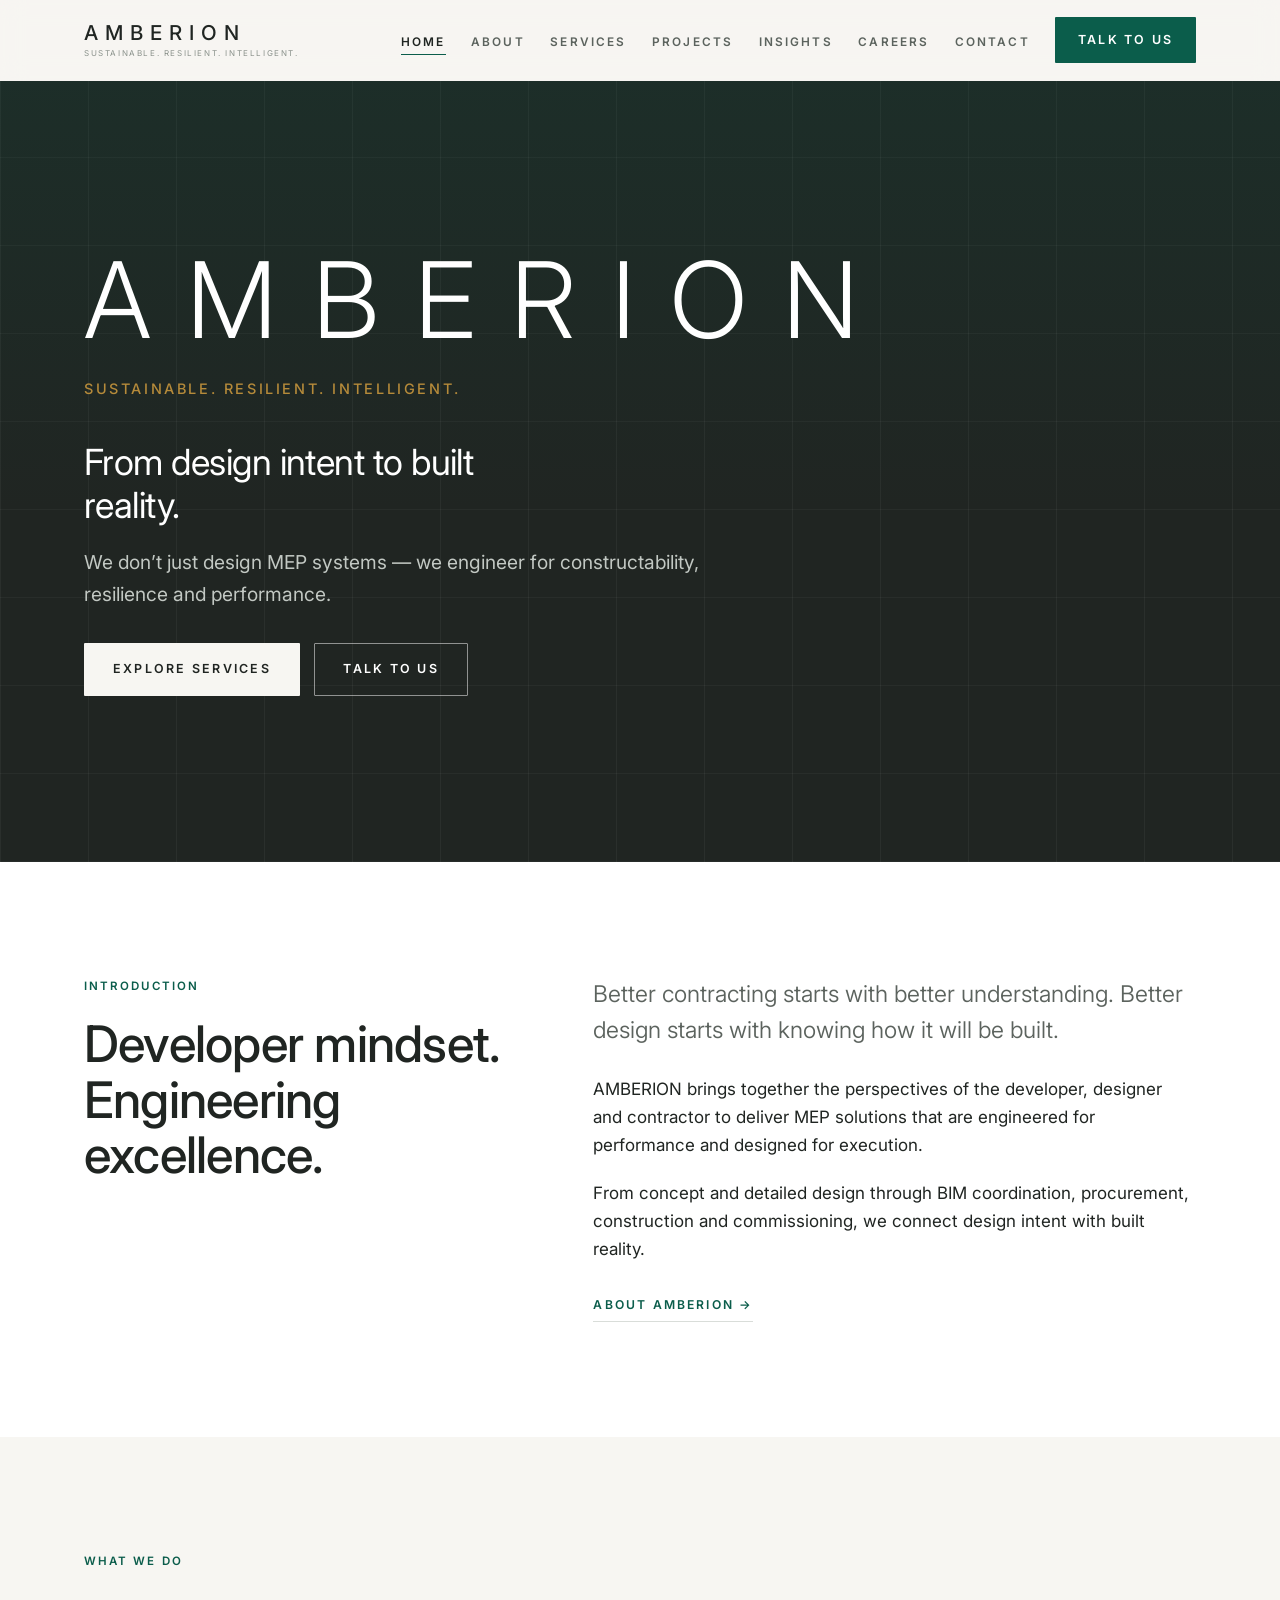
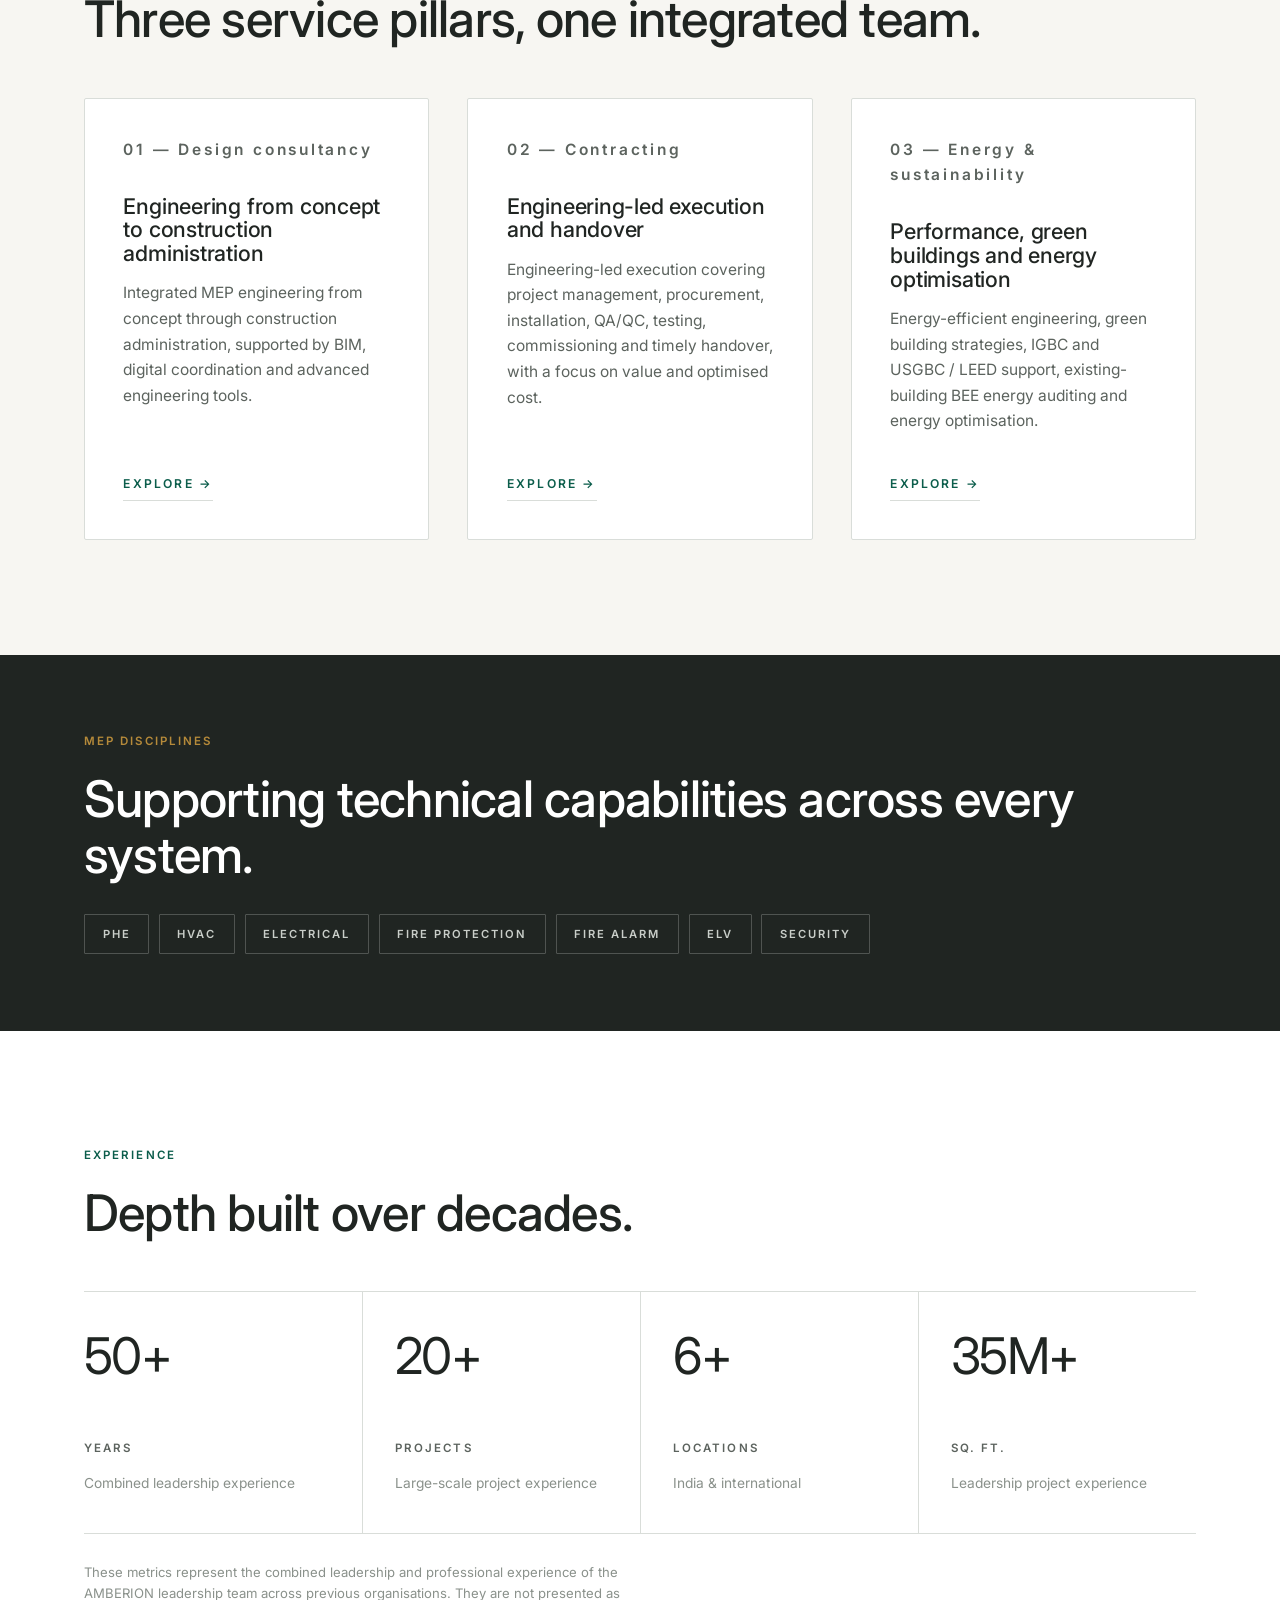
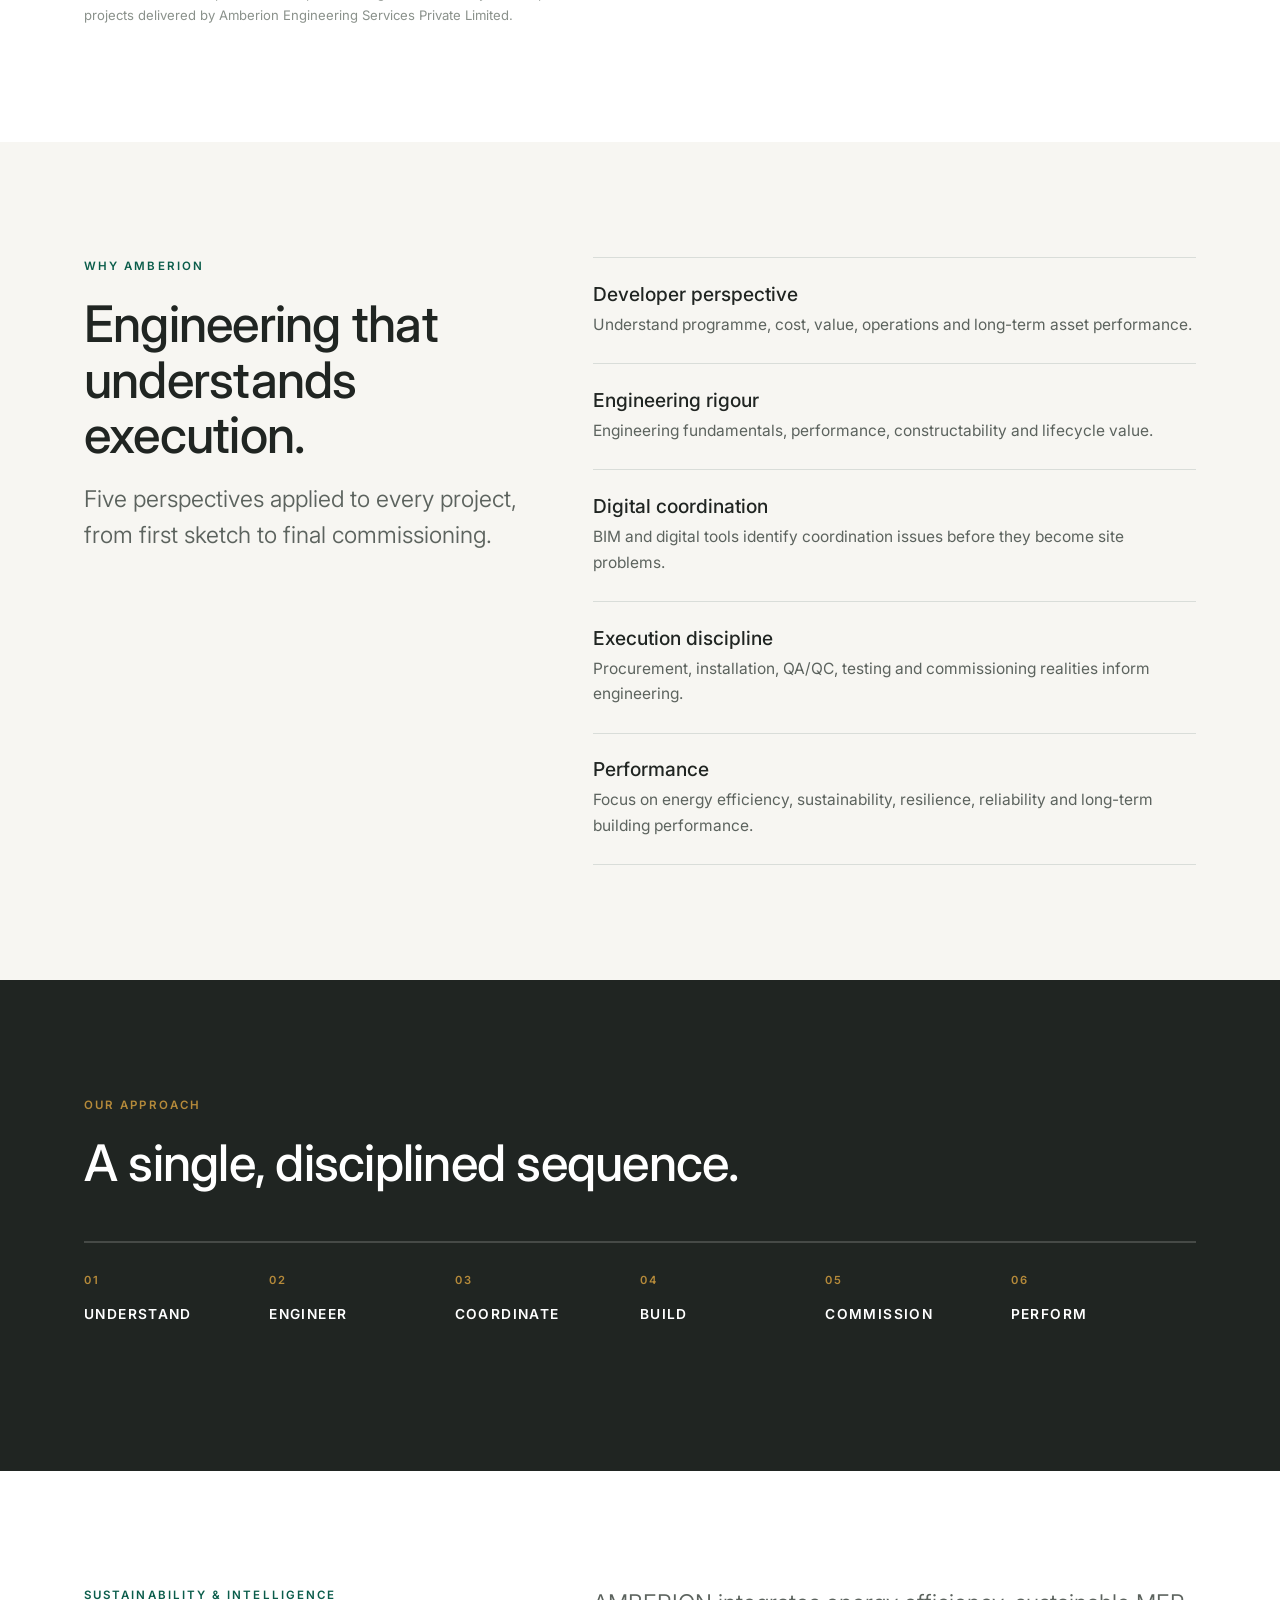
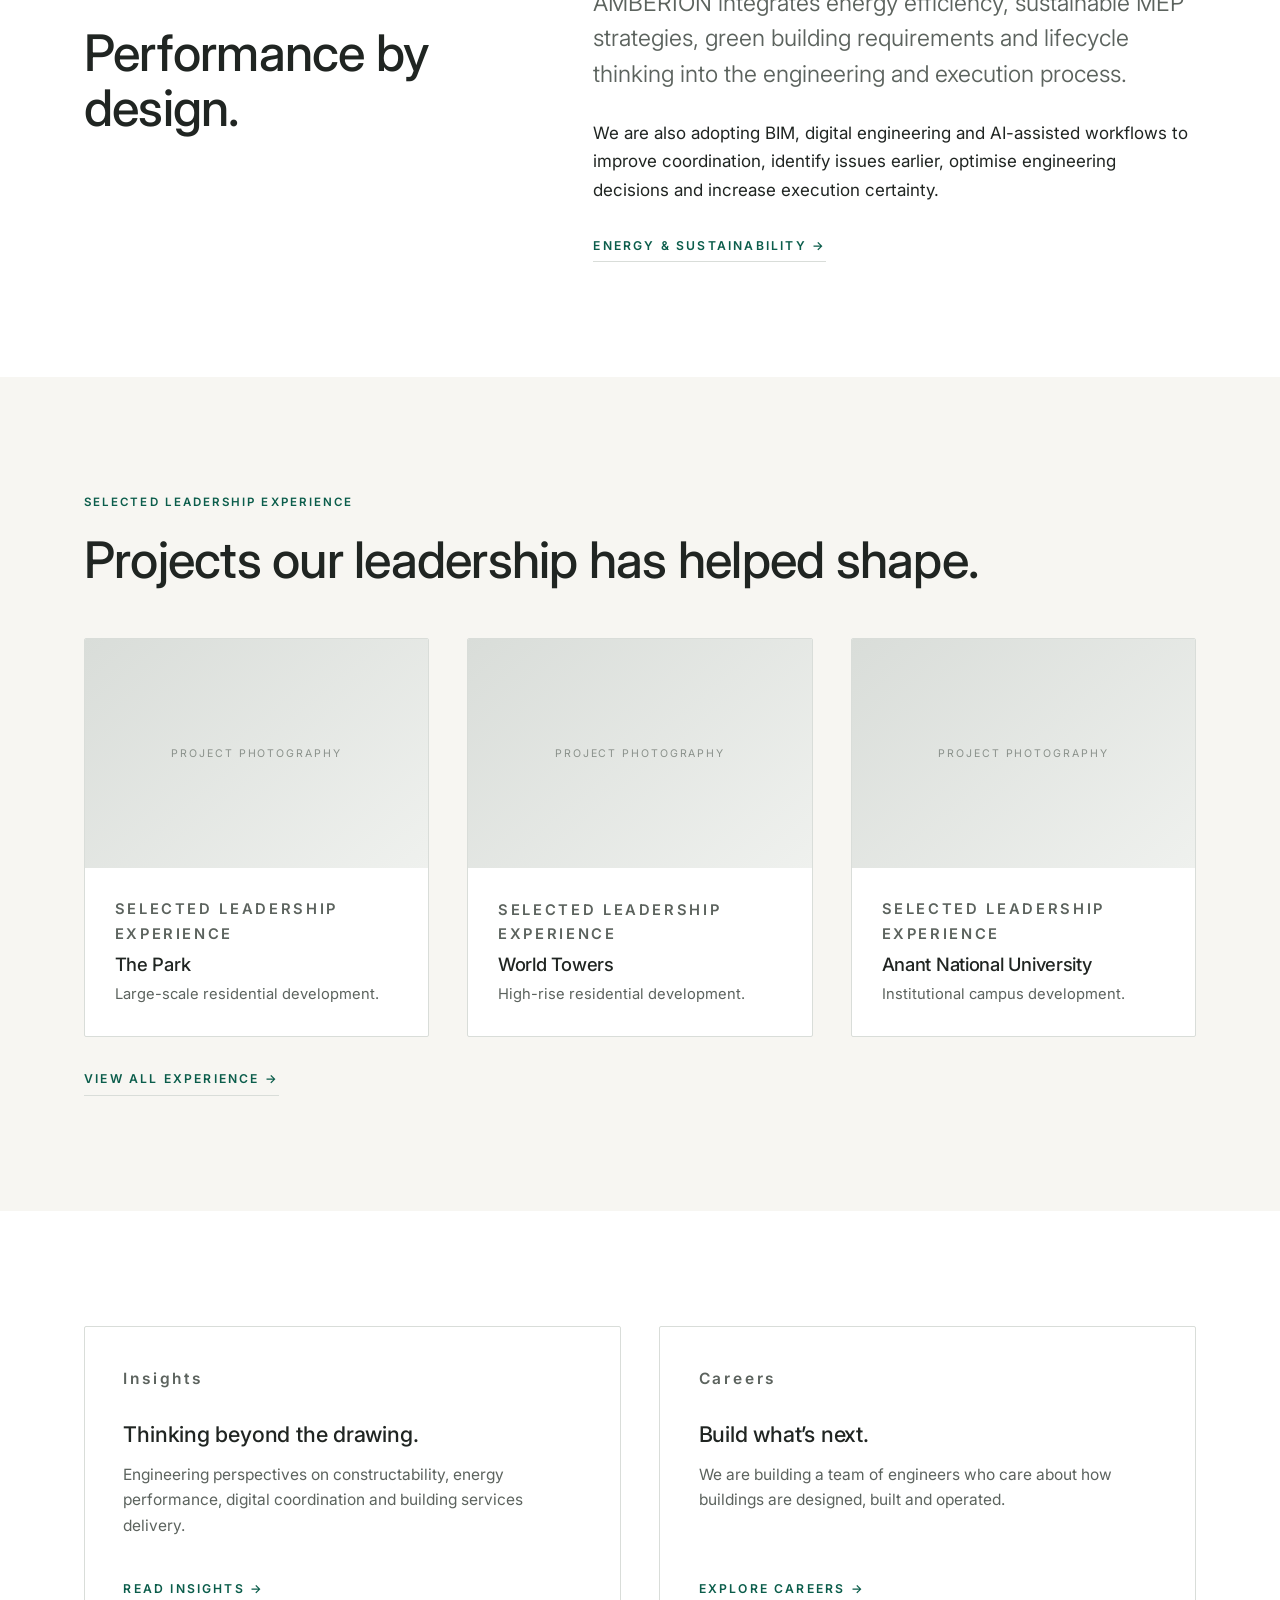
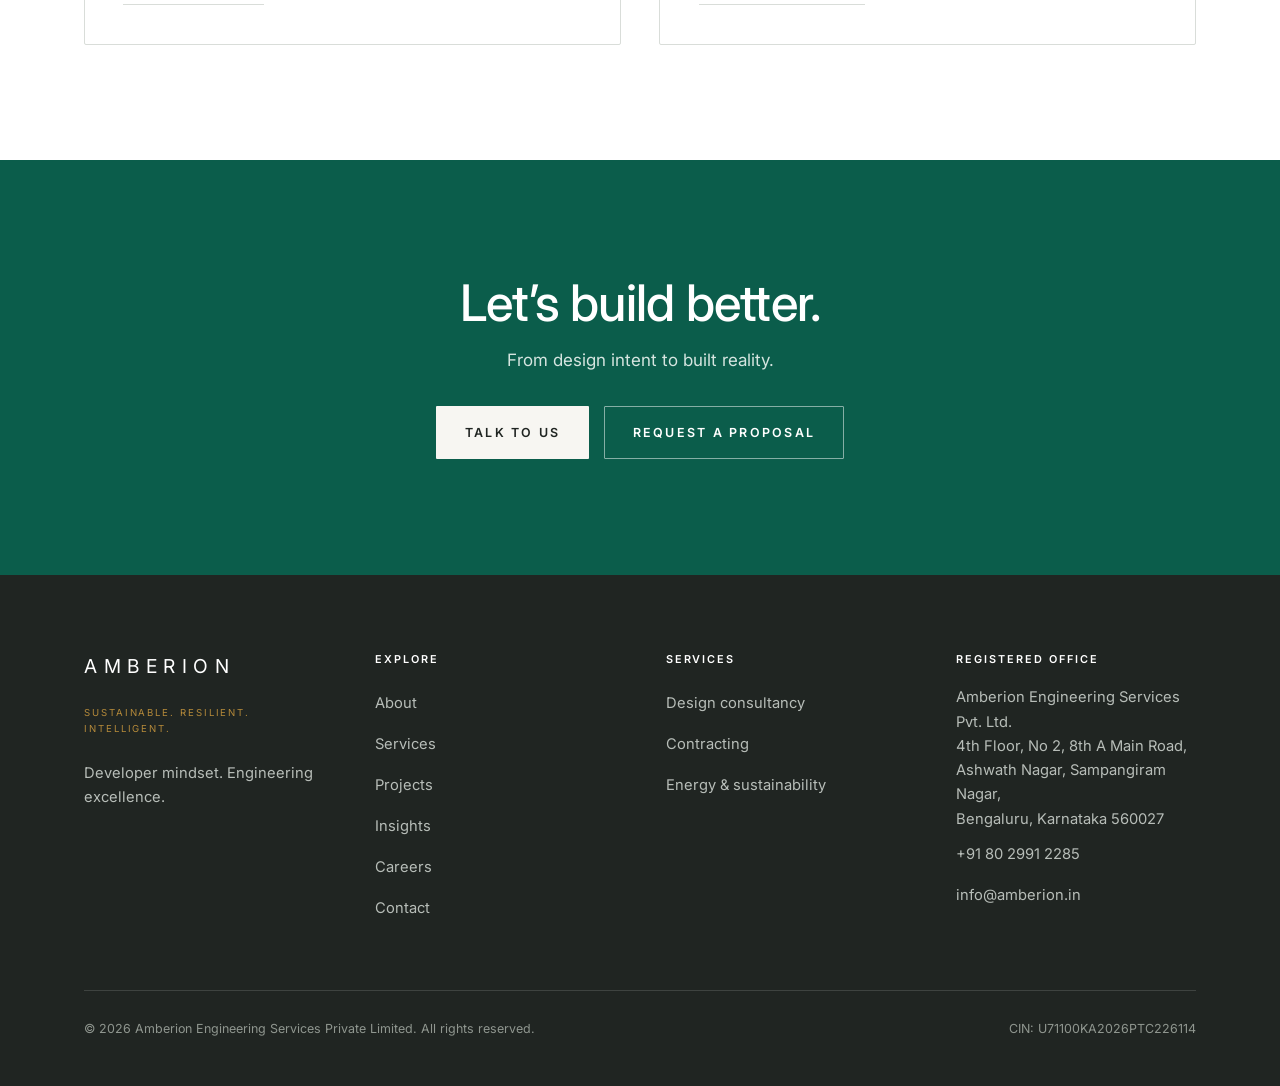
<file: site/index.html>
<!DOCTYPE html>
<html lang="en">
<head>
<meta charset="utf-8">
<meta name="viewport" content="width=device-width, initial-scale=1">
<title>AMBERION | MEP Engineering &amp; Contracting — Sustainable. Resilient. Intelligent.</title>
<meta name="description" content="AMBERION is an MEP engineering and contracting firm in Bengaluru. Integrated design consultancy, engineering-led contracting and energy &amp; sustainability services — from design intent to built reality.">
<link rel="canonical" href="https://www.amberion.in/">
<meta property="og:type" content="website">
<meta property="og:title" content="AMBERION | MEP Engineering &amp; Contracting">
<meta property="og:description" content="Developer mindset. Engineering excellence. From design intent to built reality.">
<meta property="og:url" content="https://www.amberion.in/">
<meta name="theme-color" content="#202522">
<link rel="preconnect" href="https://fonts.googleapis.com">
<link rel="preconnect" href="https://fonts.gstatic.com" crossorigin>
<link href="https://fonts.googleapis.com/css2?family=Inter:wght@300;400;500;600&display=swap" rel="stylesheet">
<link rel="stylesheet" href="assets/css/style.css">
<script type="application/ld+json">
{
  "@context": "https://schema.org",
  "@type": "Organization",
  "name": "Amberion Engineering Services Private Limited",
  "alternateName": "AMBERION",
  "slogan": "Sustainable. Resilient. Intelligent.",
  "url": "https://www.amberion.in/",
  "email": "info@amberion.in",
  "telephone": "+91-80-2991-2285",
  "address": {
    "@type": "PostalAddress",
    "streetAddress": "4th Floor, No 2, 8th A Main Road, Ashwath Nagar, Sampangiram Nagar",
    "addressLocality": "Bengaluru",
    "addressRegion": "Karnataka",
    "postalCode": "560027",
    "addressCountry": "IN"
  }
}
</script>
</head>
<body>
<a class="skip-link" href="#main">Skip to content</a>

<header class="site-header">
  <div class="wrap site-header__inner">
    <a class="logo" href="index.html" aria-label="AMBERION — home">
      <span class="logo__mark">AMBERION</span>
      <span class="logo__tag">Sustainable. Resilient. Intelligent.</span>
    </a>
    <button class="nav-toggle" type="button" aria-expanded="false" aria-controls="primary-nav" aria-label="Toggle navigation">
      <span></span><span></span><span></span>
    </button>
    <nav class="nav" id="primary-nav" aria-label="Primary">
      <ul class="nav__list">
        <li><a class="nav__link" href="index.html">Home</a></li>
        <li><a class="nav__link" href="about.html">About</a></li>
        <li><a class="nav__link" href="services.html">Services</a></li>
        <li><a class="nav__link" href="projects.html">Projects</a></li>
        <li><a class="nav__link" href="insights.html">Insights</a></li>
        <li><a class="nav__link" href="careers.html">Careers</a></li>
        <li><a class="nav__link" href="contact.html">Contact</a></li>
      </ul>
      <a class="btn btn--primary header-cta" href="contact.html">Talk to us</a>
    </nav>
  </div>
</header>

<main id="main">

  <!-- HERO -->
  <section class="hero">
    <div class="wrap">
      <p class="hero__logo">AMBERION</p>
      <p class="hero__tagline">Sustainable. Resilient. Intelligent.</p>
      <h1 class="hero__prop">From design intent to built reality.</h1>
      <p class="hero__sub">We don&rsquo;t just design MEP systems &mdash; we engineer for constructability, resilience and performance.</p>
      <div class="btn-row">
        <a class="btn btn--solid-light" href="services.html">Explore services</a>
        <a class="btn btn--light" href="contact.html">Talk to us</a>
      </div>
    </div>
  </section>

  <!-- INTRODUCTION -->
  <section class="section--alt">
    <div class="wrap split reveal">
      <div>
        <span class="eyebrow">Introduction</span>
        <h2>Developer mindset.<br>Engineering excellence.</h2>
      </div>
      <div>
        <p class="lede">Better contracting starts with better understanding. Better design starts with knowing how it will be built.</p>
        <p>AMBERION brings together the perspectives of the developer, designer and contractor to deliver MEP solutions that are engineered for performance and designed for execution.</p>
        <p>From concept and detailed design through BIM coordination, procurement, construction and commissioning, we connect design intent with built reality.</p>
        <div class="btn-row"><a class="link-arrow" href="about.html">About AMBERION &rarr;</a></div>
      </div>
    </div>
  </section>

  <!-- SERVICES TEASER -->
  <section>
    <div class="wrap">
      <div class="section-head reveal">
        <span class="eyebrow">What we do</span>
        <h2 class="measure-tight">Three service pillars, one integrated team.</h2>
      </div>

      <div class="grid grid-3 reveal">
        <article class="card">
          <p class="card__num">01 &mdash; Design consultancy</p>
          <h3 class="card__title">Engineering from concept to construction administration</h3>
          <p>Integrated MEP engineering from concept through construction administration, supported by BIM, digital coordination and advanced engineering tools.</p>
          <a class="link-arrow" href="services.html#design-consultancy">Explore &rarr;</a>
        </article>

        <article class="card">
          <p class="card__num">02 &mdash; Contracting</p>
          <h3 class="card__title">Engineering-led execution and handover</h3>
          <p>Engineering-led execution covering project management, procurement, installation, QA/QC, testing, commissioning and timely handover, with a focus on value and optimised cost.</p>
          <a class="link-arrow" href="services.html#contracting">Explore &rarr;</a>
        </article>

        <article class="card">
          <p class="card__num">03 &mdash; Energy &amp; sustainability</p>
          <h3 class="card__title">Performance, green buildings and energy optimisation</h3>
          <p>Energy-efficient engineering, green building strategies, IGBC and USGBC / LEED support, existing-building BEE energy auditing and energy optimisation.</p>
          <a class="link-arrow" href="services.html#energy-sustainability">Explore &rarr;</a>
        </article>
      </div>
    </div>
  </section>

  <!-- MEP DISCIPLINES -->
  <section class="section--dark section--tight">
    <div class="wrap reveal">
      <span class="eyebrow eyebrow--amber">MEP disciplines</span>
      <h2 class="measure-tight" style="margin-bottom:2rem">Supporting technical capabilities across every system.</h2>
      <ul class="disciplines">
        <li>PHE</li>
        <li>HVAC</li>
        <li>Electrical</li>
        <li>Fire protection</li>
        <li>Fire alarm</li>
        <li>ELV</li>
        <li>Security</li>
      </ul>
    </div>
  </section>

  <!-- EXPERIENCE PROOF POINTS -->
  <section class="section--alt">
    <div class="wrap">
      <div class="section-head reveal">
        <span class="eyebrow">Experience</span>
        <h2 class="measure-tight">Depth built over decades.</h2>
      </div>
      <div class="stats reveal">
        <div class="stat">
          <p class="stat__num">50+</p>
          <p class="stat__label">Years</p>
          <p class="stat__note">Combined leadership experience</p>
        </div>
        <div class="stat">
          <p class="stat__num">20+</p>
          <p class="stat__label">Projects</p>
          <p class="stat__note">Large-scale project experience</p>
        </div>
        <div class="stat">
          <p class="stat__num">6+</p>
          <p class="stat__label">Locations</p>
          <p class="stat__note">India &amp; international</p>
        </div>
        <div class="stat">
          <p class="stat__num">35M+</p>
          <p class="stat__label">Sq. ft.</p>
          <p class="stat__note">Leadership project experience</p>
        </div>
      </div>
      <p class="footnote reveal">These metrics represent the combined leadership and professional experience of the AMBERION leadership team across previous organisations. They are not presented as projects delivered by Amberion Engineering Services Private Limited.</p>
    </div>
  </section>

  <!-- WHY AMBERION -->
  <section>
    <div class="wrap split">
      <div class="reveal">
        <span class="eyebrow">Why AMBERION</span>
        <h2>Engineering that understands execution.</h2>
        <p class="lede" style="margin-top:1.25rem">Five perspectives applied to every project, from first sketch to final commissioning.</p>
      </div>
      <ul class="feature-list reveal">
        <li>
          <h4>Developer perspective</h4>
          <p>Understand programme, cost, value, operations and long-term asset performance.</p>
        </li>
        <li>
          <h4>Engineering rigour</h4>
          <p>Engineering fundamentals, performance, constructability and lifecycle value.</p>
        </li>
        <li>
          <h4>Digital coordination</h4>
          <p>BIM and digital tools identify coordination issues before they become site problems.</p>
        </li>
        <li>
          <h4>Execution discipline</h4>
          <p>Procurement, installation, QA/QC, testing and commissioning realities inform engineering.</p>
        </li>
        <li>
          <h4>Performance</h4>
          <p>Focus on energy efficiency, sustainability, resilience, reliability and long-term building performance.</p>
        </li>
      </ul>
    </div>
  </section>

  <!-- OUR APPROACH -->
  <section class="section--dark">
    <div class="wrap">
      <div class="section-head reveal">
        <span class="eyebrow eyebrow--amber">Our approach</span>
        <h2 class="measure-tight">A single, disciplined sequence.</h2>
      </div>
      <div class="process reveal">
        <div class="process__step"><span>Understand</span></div>
        <div class="process__step"><span>Engineer</span></div>
        <div class="process__step"><span>Coordinate</span></div>
        <div class="process__step"><span>Build</span></div>
        <div class="process__step"><span>Commission</span></div>
        <div class="process__step"><span>Perform</span></div>
      </div>
    </div>
  </section>

  <!-- SUSTAINABILITY & INTELLIGENCE -->
  <section class="section--alt">
    <div class="wrap split reveal">
      <div>
        <span class="eyebrow">Sustainability &amp; intelligence</span>
        <h2>Performance by design.</h2>
      </div>
      <div>
        <p class="lede">AMBERION integrates energy efficiency, sustainable MEP strategies, green building requirements and lifecycle thinking into the engineering and execution process.</p>
        <p>We are also adopting BIM, digital engineering and AI-assisted workflows to improve coordination, identify issues earlier, optimise engineering decisions and increase execution certainty.</p>
        <div class="btn-row"><a class="link-arrow" href="services.html#energy-sustainability">Energy &amp; sustainability &rarr;</a></div>
      </div>
    </div>
  </section>

  <!-- FEATURED EXPERIENCE -->
  <section>
    <div class="wrap">
      <div class="section-head reveal">
        <span class="eyebrow">Selected leadership experience</span>
        <h2 class="measure-tight">Projects our leadership has helped shape.</h2>
      </div>
      <div class="grid grid-3 reveal">
        <article class="project">
          <div class="project__img">Project photography</div>
          <div class="project__body">
            <p class="project__meta">Selected leadership experience</p>
            <h3 class="project__name">The Park</h3>
            <p>Large-scale residential development.</p>
          </div>
        </article>
        <article class="project">
          <div class="project__img">Project photography</div>
          <div class="project__body">
            <p class="project__meta">Selected leadership experience</p>
            <h3 class="project__name">World Towers</h3>
            <p>High-rise residential development.</p>
          </div>
        </article>
        <article class="project">
          <div class="project__img">Project photography</div>
          <div class="project__body">
            <p class="project__meta">Selected leadership experience</p>
            <h3 class="project__name">Anant National University</h3>
            <p>Institutional campus development.</p>
          </div>
        </article>
      </div>
      <div class="btn-row reveal"><a class="link-arrow" href="projects.html">View all experience &rarr;</a></div>
    </div>
  </section>

  <!-- INSIGHTS + CAREERS -->
  <section class="section--alt">
    <div class="wrap grid grid-2 reveal">
      <article class="card">
        <p class="card__num">Insights</p>
        <h3 class="card__title">Thinking beyond the drawing.</h3>
        <p>Engineering perspectives on constructability, energy performance, digital coordination and building services delivery.</p>
        <a class="link-arrow" href="insights.html">Read insights &rarr;</a>
      </article>
      <article class="card">
        <p class="card__num">Careers</p>
        <h3 class="card__title">Build what&rsquo;s next.</h3>
        <p>We are building a team of engineers who care about how buildings are designed, built and operated.</p>
        <a class="link-arrow" href="careers.html">Explore careers &rarr;</a>
      </article>
    </div>
  </section>

  <!-- FINAL CTA -->
  <section class="cta-band">
    <div class="wrap reveal">
      <h2>Let&rsquo;s build better.</h2>
      <p>From design intent to built reality.</p>
      <div class="btn-row">
        <a class="btn btn--solid-light" href="contact.html">Talk to us</a>
        <a class="btn btn--light" href="contact.html#proposal">Request a proposal</a>
      </div>
    </div>
  </section>

</main>

<footer class="site-footer">
  <div class="wrap">
    <div class="footer-grid">
      <div>
        <p class="footer__logo">AMBERION</p>
        <p class="footer__tag">Sustainable. Resilient. Intelligent.</p>
        <p style="margin-top:1.5rem;max-width:30ch">Developer mindset. Engineering excellence.</p>
      </div>
      <div>
        <p class="footer__heading">Explore</p>
        <ul class="footer-list">
          <li><a href="about.html">About</a></li>
          <li><a href="services.html">Services</a></li>
          <li><a href="projects.html">Projects</a></li>
          <li><a href="insights.html">Insights</a></li>
          <li><a href="careers.html">Careers</a></li>
          <li><a href="contact.html">Contact</a></li>
        </ul>
      </div>
      <div>
        <p class="footer__heading">Services</p>
        <ul class="footer-list">
          <li><a href="services.html#design-consultancy">Design consultancy</a></li>
          <li><a href="services.html#contracting">Contracting</a></li>
          <li><a href="services.html#energy-sustainability">Energy &amp; sustainability</a></li>
        </ul>
      </div>
      <div>
        <p class="footer__heading">Registered office</p>
        <ul class="footer-list">
          <li>Amberion Engineering Services Pvt. Ltd.<br>4th Floor, No 2, 8th A Main Road,<br>Ashwath Nagar, Sampangiram Nagar,<br>Bengaluru, Karnataka 560027</li>
          <li><a href="tel:+918029912285">+91 80 2991 2285</a></li>
          <li><a href="mailto:info@amberion.in">info@amberion.in</a></li>
        </ul>
      </div>
    </div>
    <div class="footer-bottom">
      <p>&copy; <span data-year>2026</span> Amberion Engineering Services Private Limited. All rights reserved.</p>
      <p>CIN: U71100KA2026PTC226114</p>
    </div>
  </div>
</footer>

<script src="assets/js/main.js" defer></script>
</body>
</html>
</file>
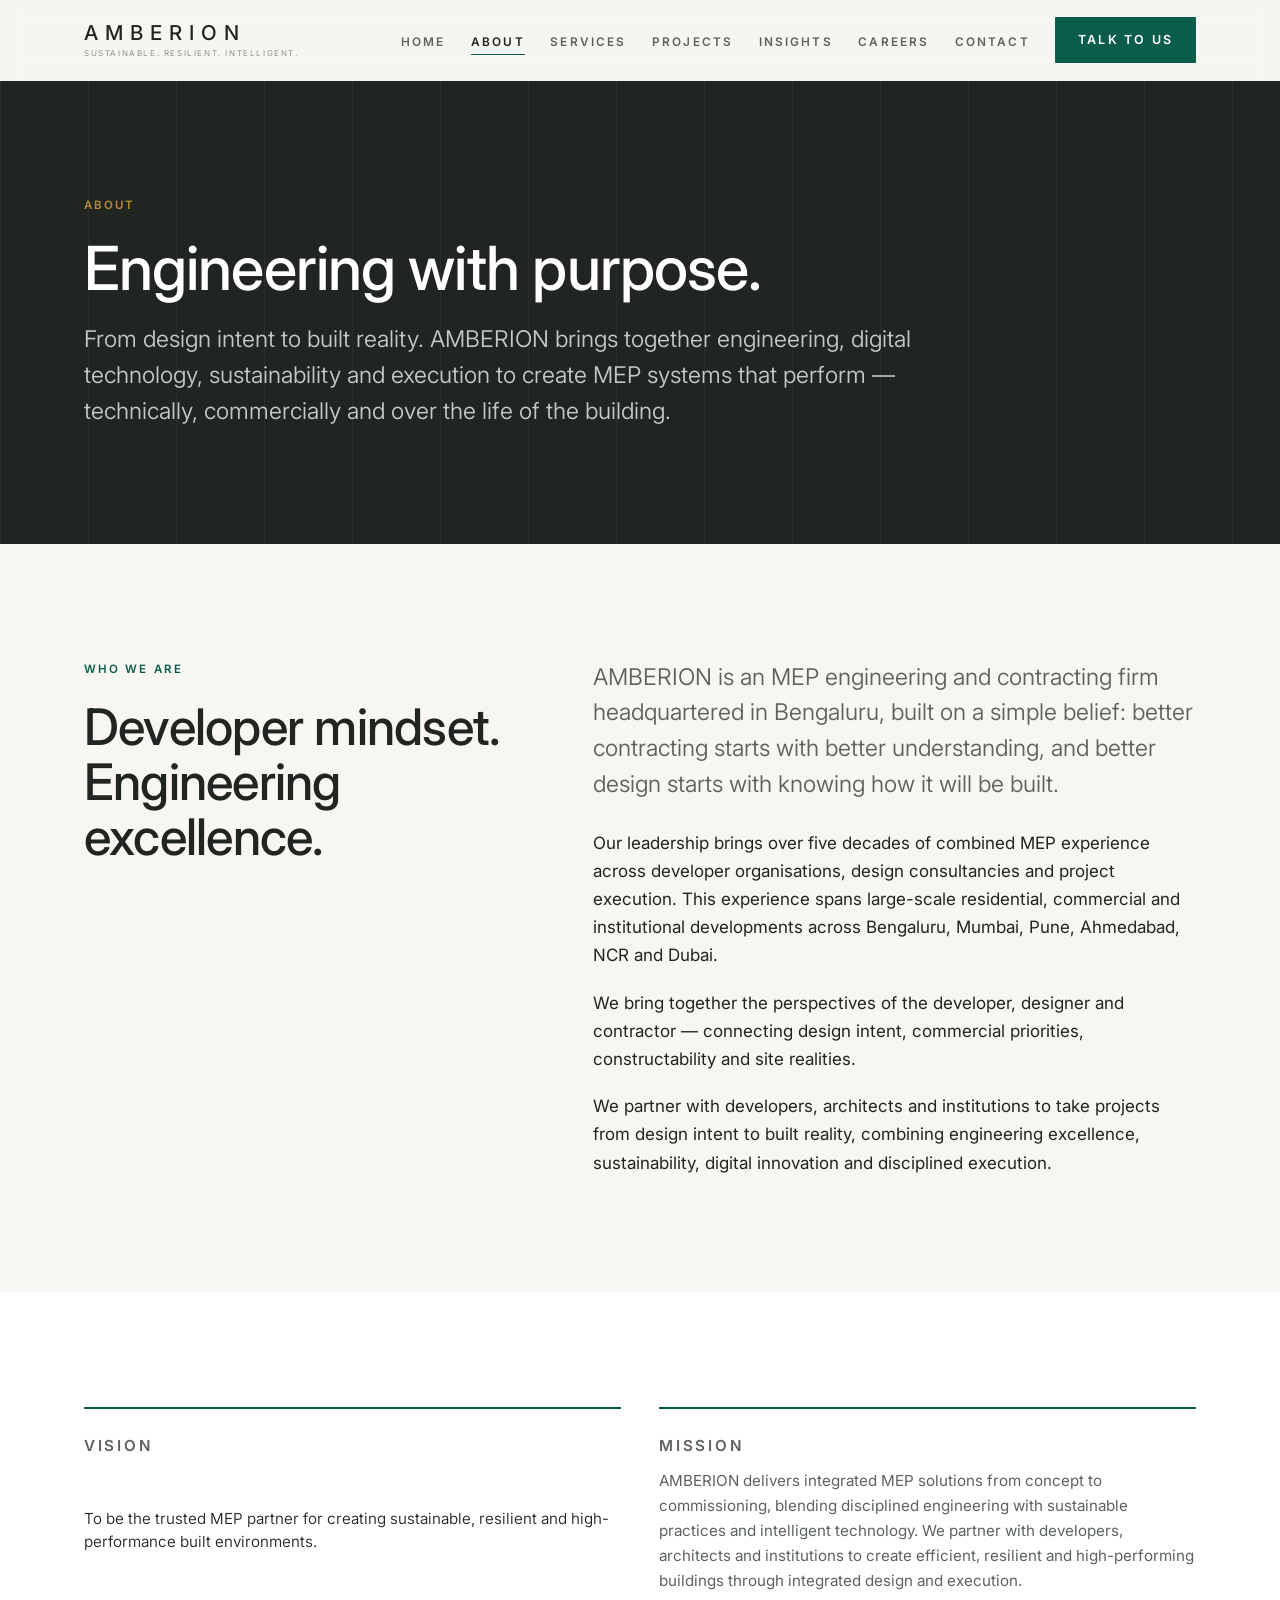
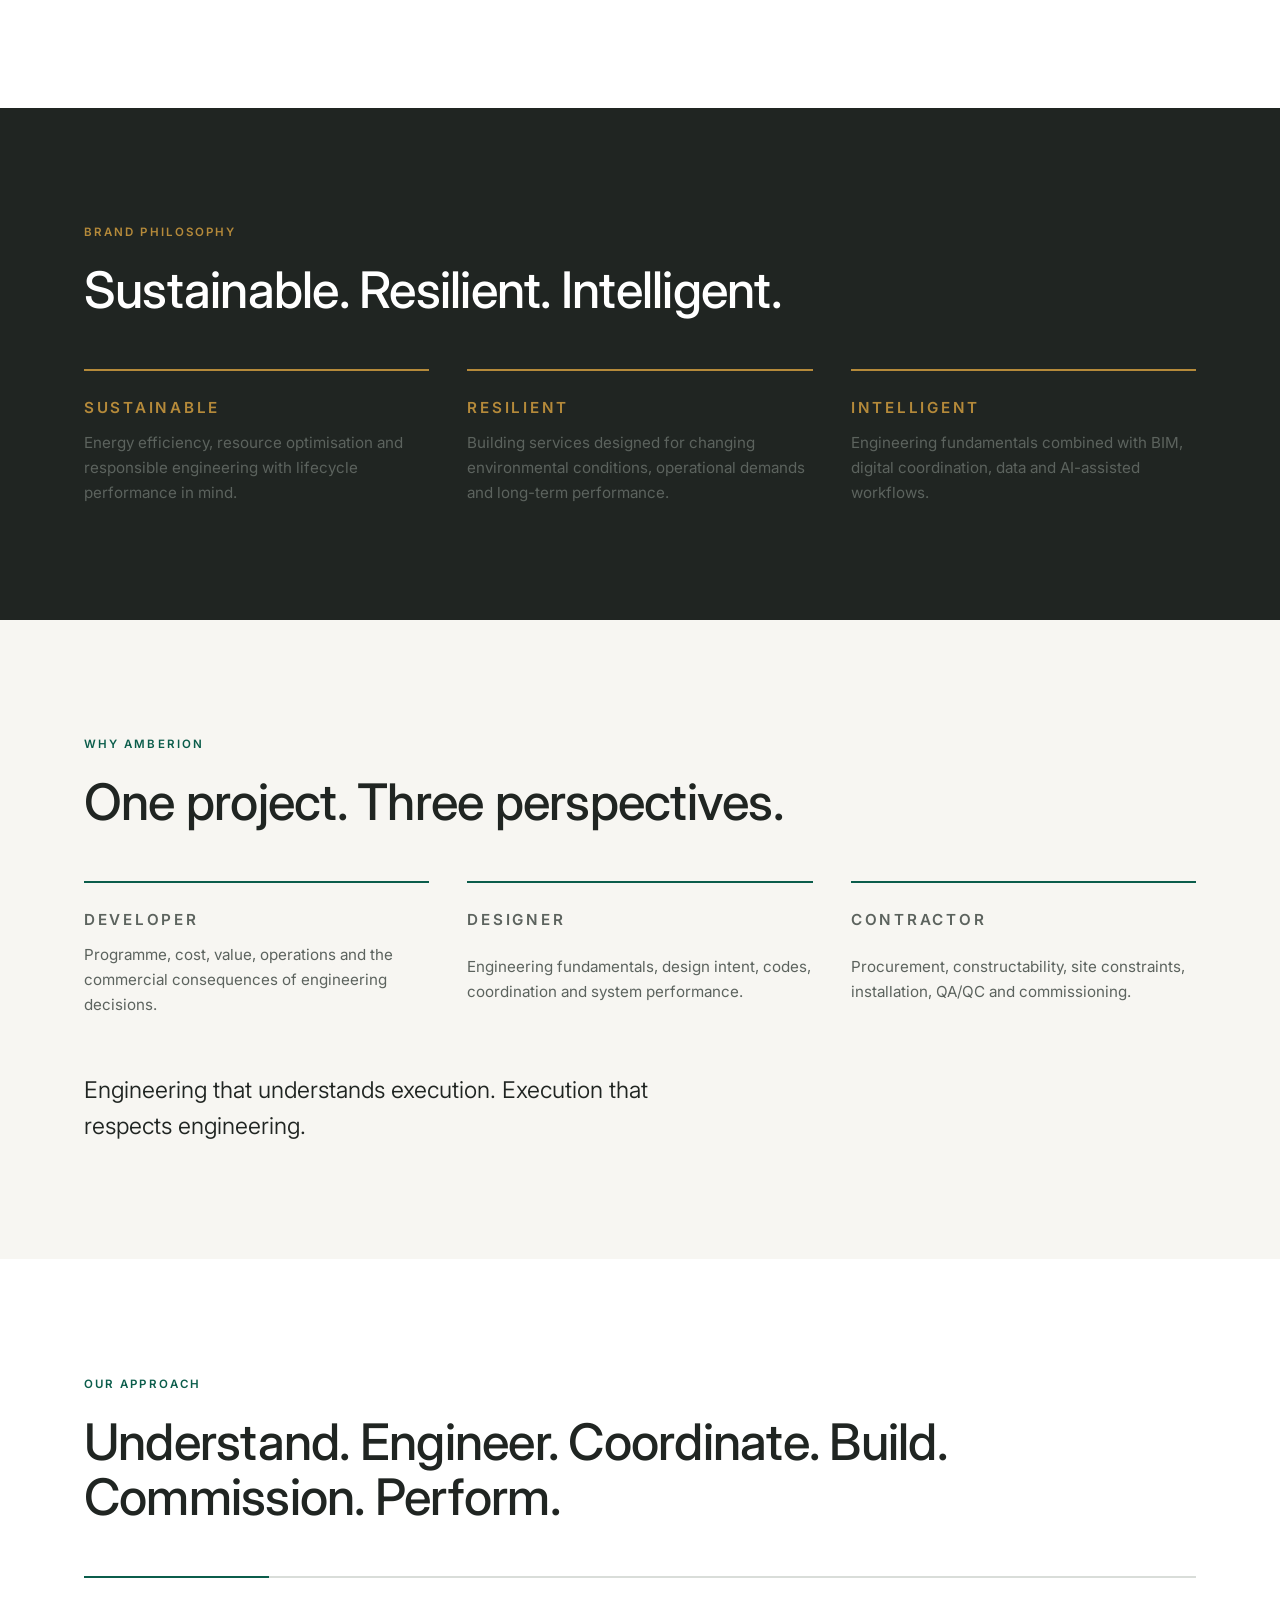
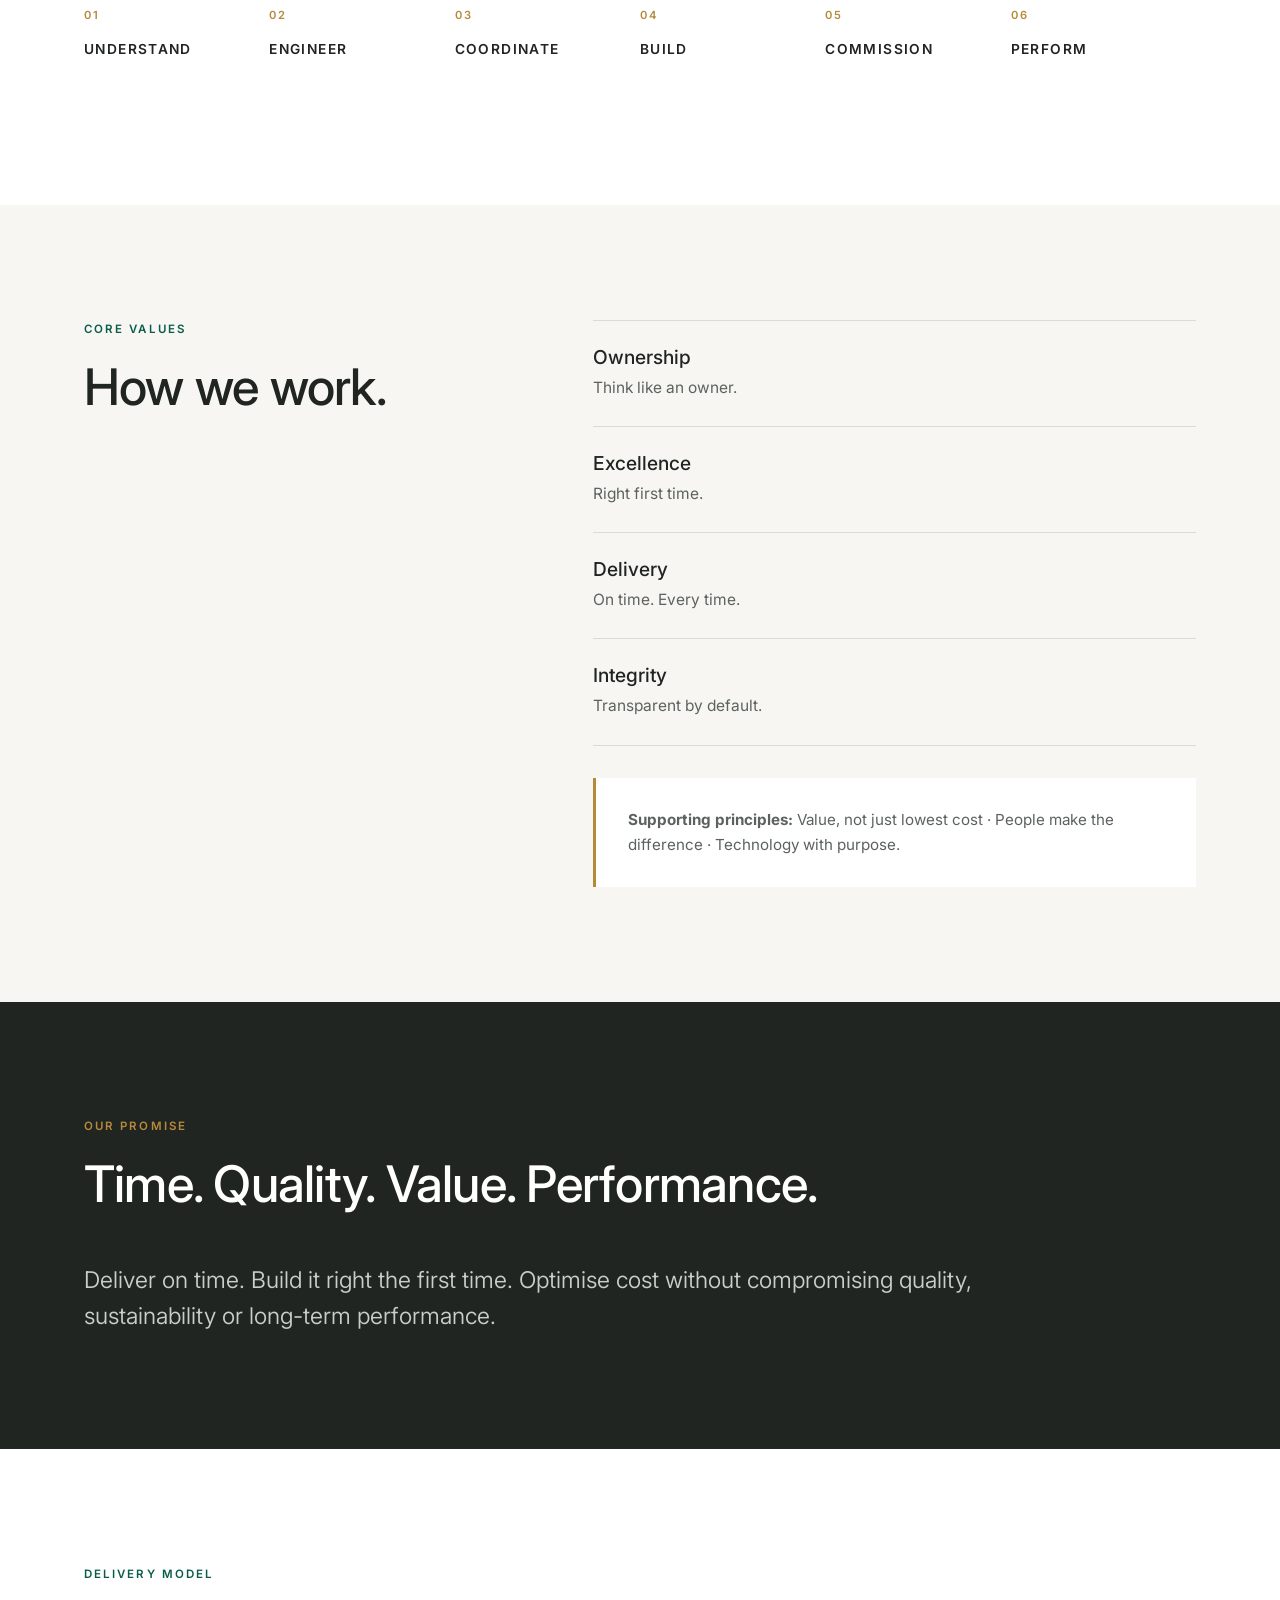
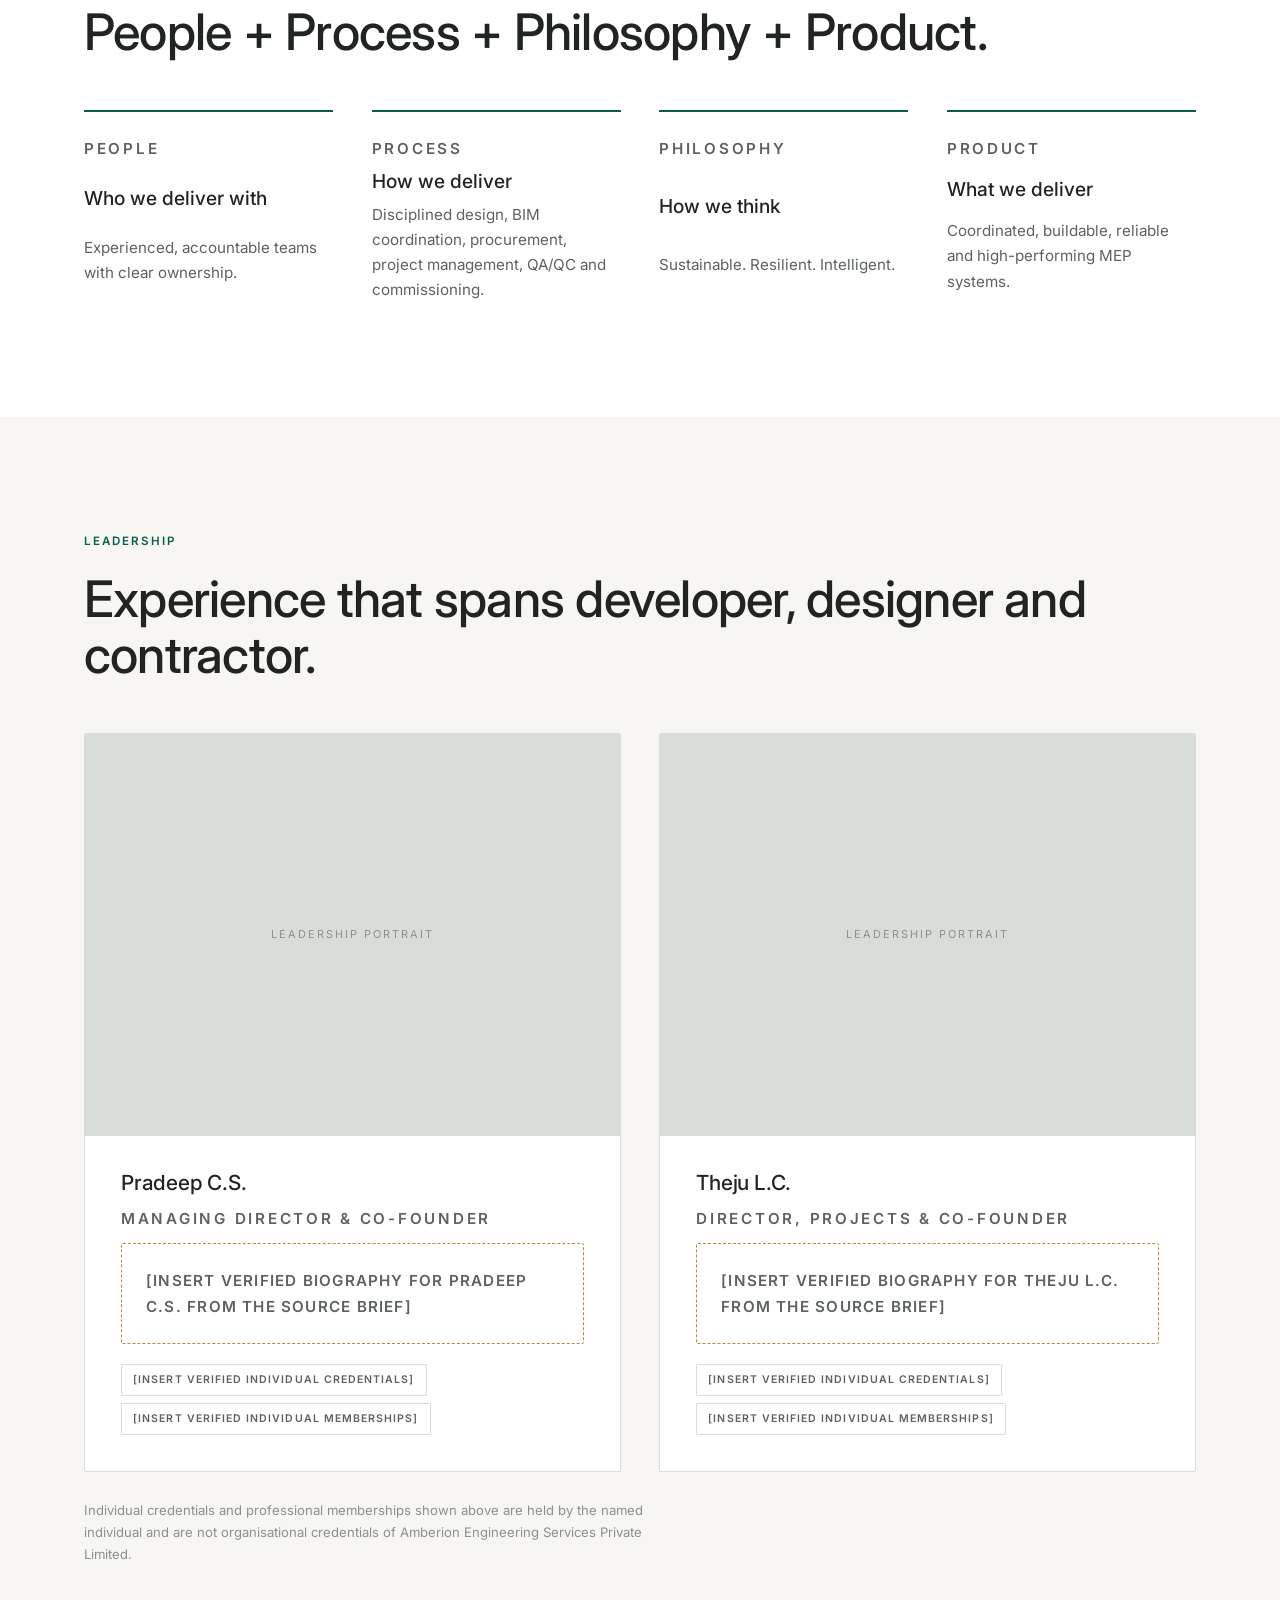
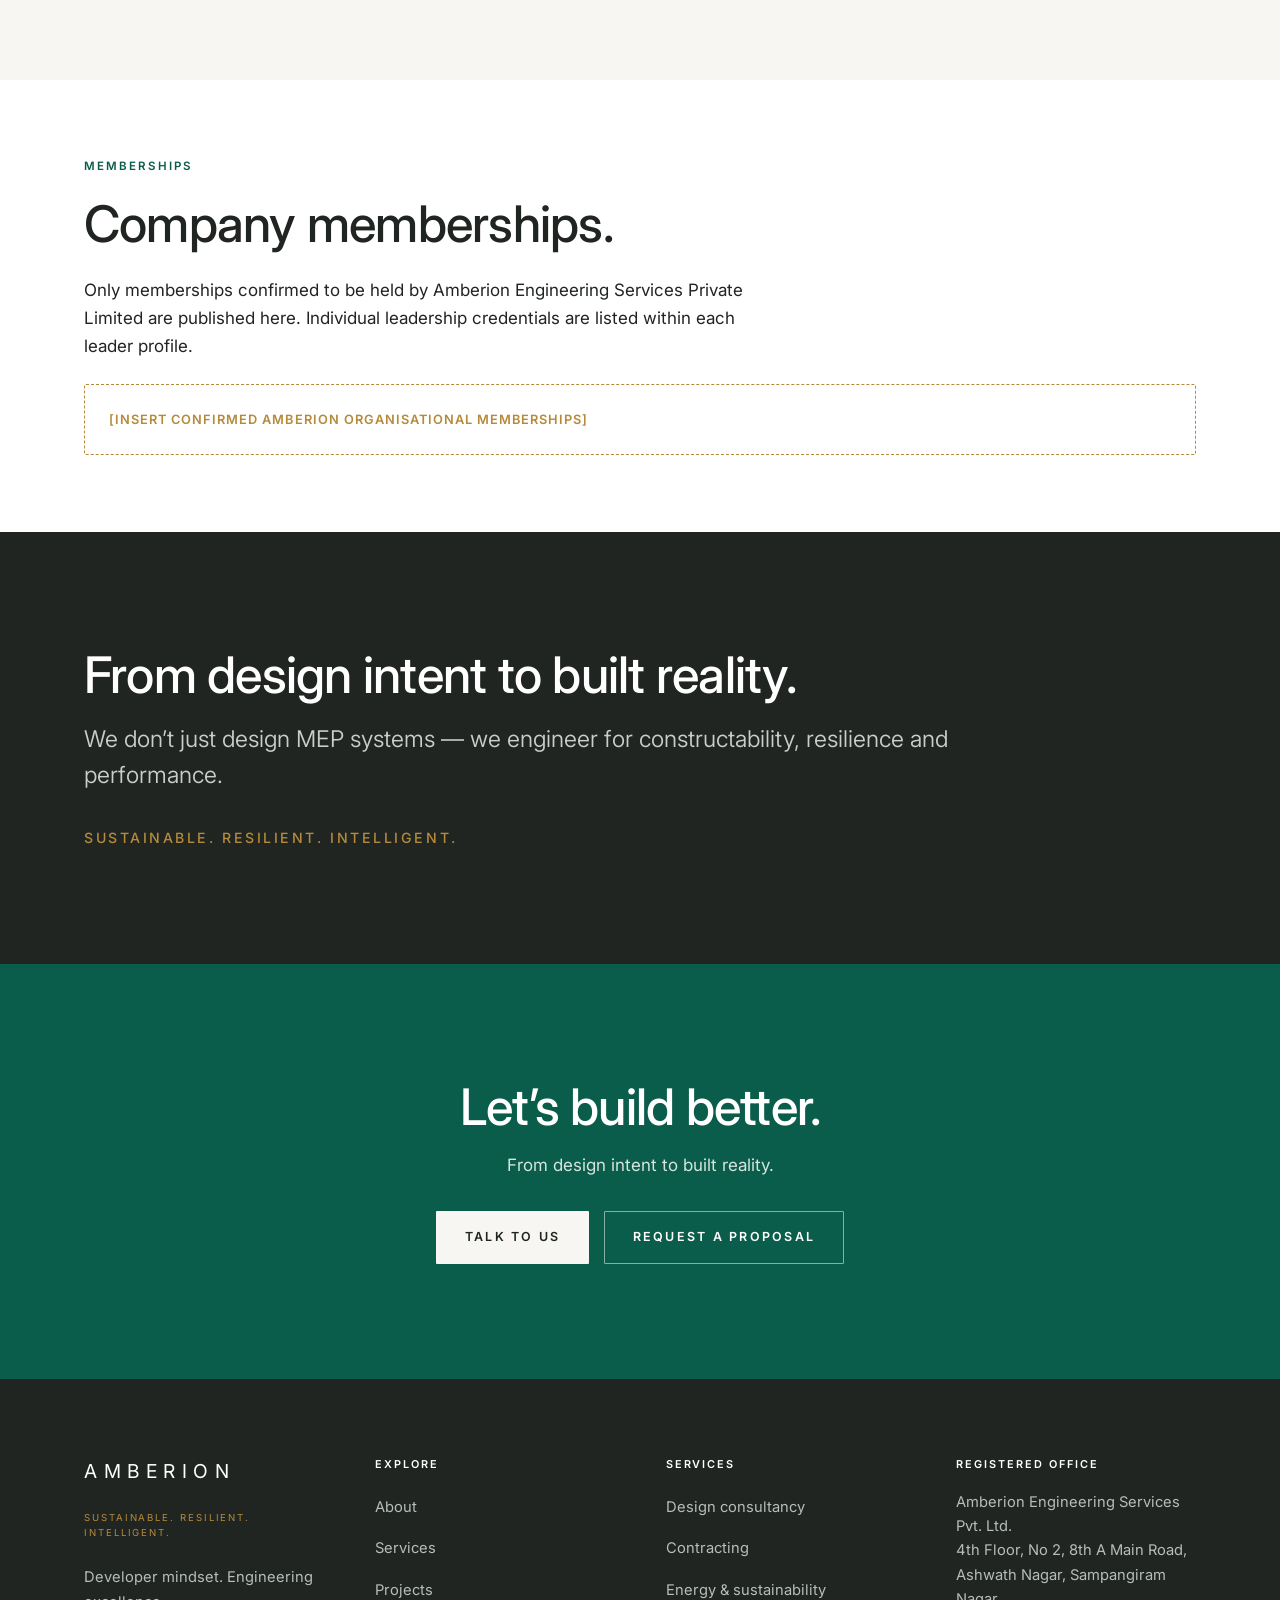
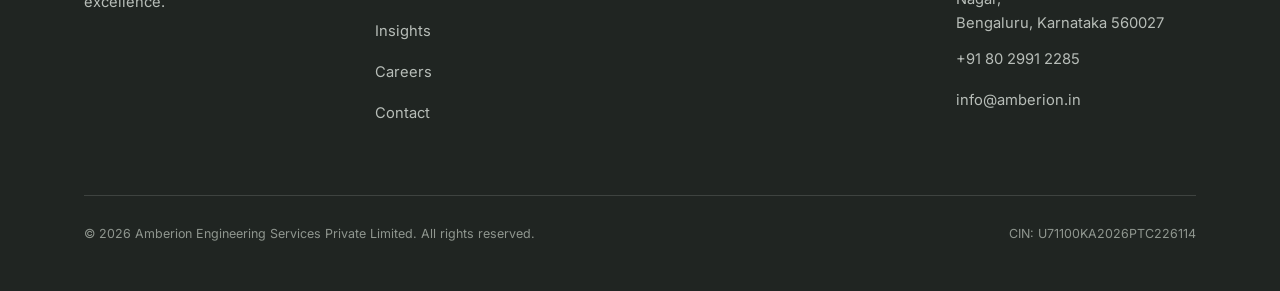
<file: site/about.html>
<!DOCTYPE html>
<html lang="en">
<head>
<meta charset="utf-8">
<meta name="viewport" content="width=device-width, initial-scale=1">
<title>About | AMBERION — Engineering with Purpose</title>
<meta name="description" content="AMBERION is an MEP engineering and contracting firm headquartered in Bengaluru, combining developer, designer and contractor perspectives across design, BIM coordination, execution and commissioning.">
<link rel="canonical" href="https://www.amberion.in/about.html">
<meta property="og:type" content="website">
<meta property="og:title" content="About | AMBERION">
<meta property="og:description" content="Developer mindset. Engineering excellence. From design intent to built reality.">
<meta name="theme-color" content="#202522">
<link rel="preconnect" href="https://fonts.googleapis.com">
<link rel="preconnect" href="https://fonts.gstatic.com" crossorigin>
<link href="https://fonts.googleapis.com/css2?family=Inter:wght@300;400;500;600&display=swap" rel="stylesheet">
<link rel="stylesheet" href="assets/css/style.css">
</head>
<body>
<a class="skip-link" href="#main">Skip to content</a>

<header class="site-header">
  <div class="wrap site-header__inner">
    <a class="logo" href="index.html" aria-label="AMBERION — home">
      <span class="logo__mark">AMBERION</span>
      <span class="logo__tag">Sustainable. Resilient. Intelligent.</span>
    </a>
    <button class="nav-toggle" type="button" aria-expanded="false" aria-controls="primary-nav" aria-label="Toggle navigation">
      <span></span><span></span><span></span>
    </button>
    <nav class="nav" id="primary-nav" aria-label="Primary">
      <ul class="nav__list">
        <li><a class="nav__link" href="index.html">Home</a></li>
        <li><a class="nav__link" href="about.html">About</a></li>
        <li><a class="nav__link" href="services.html">Services</a></li>
        <li><a class="nav__link" href="projects.html">Projects</a></li>
        <li><a class="nav__link" href="insights.html">Insights</a></li>
        <li><a class="nav__link" href="careers.html">Careers</a></li>
        <li><a class="nav__link" href="contact.html">Contact</a></li>
      </ul>
      <a class="btn btn--primary header-cta" href="contact.html">Talk to us</a>
    </nav>
  </div>
</header>

<main id="main">

  <section class="page-hero">
    <div class="wrap">
      <span class="eyebrow">About</span>
      <h1>Engineering with purpose.</h1>
      <p class="lede measure">From design intent to built reality. AMBERION brings together engineering, digital technology, sustainability and execution to create MEP systems that perform &mdash; technically, commercially and over the life of the building.</p>
    </div>
  </section>

  <!-- WHO WE ARE -->
  <section>
    <div class="wrap split reveal">
      <div>
        <span class="eyebrow">Who we are</span>
        <h2>Developer mindset.<br>Engineering excellence.</h2>
      </div>
      <div>
        <p class="lede">AMBERION is an MEP engineering and contracting firm headquartered in Bengaluru, built on a simple belief: better contracting starts with better understanding, and better design starts with knowing how it will be built.</p>
        <p>Our leadership brings over five decades of combined MEP experience across developer organisations, design consultancies and project execution. This experience spans large-scale residential, commercial and institutional developments across Bengaluru, Mumbai, Pune, Ahmedabad, NCR and Dubai.</p>
        <p>We bring together the perspectives of the developer, designer and contractor &mdash; connecting design intent, commercial priorities, constructability and site realities.</p>
        <p>We partner with developers, architects and institutions to take projects from design intent to built reality, combining engineering excellence, sustainability, digital innovation and disciplined execution.</p>
      </div>
    </div>
  </section>

  <!-- VISION / MISSION -->
  <section class="section--alt">
    <div class="wrap grid grid-2 reveal">
      <div class="tile">
        <p class="tile__label">Vision</p>
        <p class="lede" style="color:var(--charcoal)">To be the trusted MEP partner for creating sustainable, resilient and high-performance built environments.</p>
      </div>
      <div class="tile">
        <p class="tile__label">Mission</p>
        <p>AMBERION delivers integrated MEP solutions from concept to commissioning, blending disciplined engineering with sustainable practices and intelligent technology. We partner with developers, architects and institutions to create efficient, resilient and high-performing buildings through integrated design and execution.</p>
      </div>
    </div>
  </section>

  <!-- BRAND PHILOSOPHY -->
  <section class="section--dark">
    <div class="wrap">
      <div class="section-head reveal">
        <span class="eyebrow eyebrow--amber">Brand philosophy</span>
        <h2 class="measure-tight">Sustainable. Resilient. Intelligent.</h2>
      </div>
      <div class="grid grid-3 reveal">
        <div class="tile">
          <p class="tile__label">Sustainable</p>
          <p>Energy efficiency, resource optimisation and responsible engineering with lifecycle performance in mind.</p>
        </div>
        <div class="tile">
          <p class="tile__label">Resilient</p>
          <p>Building services designed for changing environmental conditions, operational demands and long-term performance.</p>
        </div>
        <div class="tile">
          <p class="tile__label">Intelligent</p>
          <p>Engineering fundamentals combined with BIM, digital coordination, data and AI-assisted workflows.</p>
        </div>
      </div>
    </div>
  </section>

  <!-- WHY AMBERION -->
  <section>
    <div class="wrap">
      <div class="section-head reveal">
        <span class="eyebrow">Why AMBERION</span>
        <h2 class="measure-tight">One project. Three perspectives.</h2>
      </div>
      <div class="grid grid-3 reveal">
        <div class="tile">
          <p class="tile__label">Developer</p>
          <p>Programme, cost, value, operations and the commercial consequences of engineering decisions.</p>
        </div>
        <div class="tile">
          <p class="tile__label">Designer</p>
          <p>Engineering fundamentals, design intent, codes, coordination and system performance.</p>
        </div>
        <div class="tile">
          <p class="tile__label">Contractor</p>
          <p>Procurement, constructability, site constraints, installation, QA/QC and commissioning.</p>
        </div>
      </div>
      <p class="lede reveal" style="margin-top:clamp(2.5rem,5vw,3.5rem);max-width:44ch;color:var(--charcoal)">Engineering that understands execution. Execution that respects engineering.</p>
    </div>
  </section>

  <!-- APPROACH -->
  <section class="section--alt">
    <div class="wrap">
      <div class="section-head reveal">
        <span class="eyebrow">Our approach</span>
        <h2 class="measure-tight">Understand. Engineer. Coordinate. Build. Commission. Perform.</h2>
      </div>
      <div class="process reveal">
        <div class="process__step"><span>Understand</span></div>
        <div class="process__step"><span>Engineer</span></div>
        <div class="process__step"><span>Coordinate</span></div>
        <div class="process__step"><span>Build</span></div>
        <div class="process__step"><span>Commission</span></div>
        <div class="process__step"><span>Perform</span></div>
      </div>
    </div>
  </section>

  <!-- CORE VALUES -->
  <section>
    <div class="wrap split">
      <div class="reveal">
        <span class="eyebrow">Core values</span>
        <h2>How we work.</h2>
      </div>
      <div>
        <ul class="feature-list reveal">
          <li><h4>Ownership</h4><p>Think like an owner.</p></li>
          <li><h4>Excellence</h4><p>Right first time.</p></li>
          <li><h4>Delivery</h4><p>On time. Every time.</p></li>
          <li><h4>Integrity</h4><p>Transparent by default.</p></li>
        </ul>
        <div class="callout reveal" style="margin-top:2rem">
          <strong>Supporting principles:</strong> Value, not just lowest cost &middot; People make the difference &middot; Technology with purpose.
        </div>
      </div>
    </div>
  </section>

  <!-- OUR PROMISE -->
  <section class="section--dark">
    <div class="wrap">
      <div class="section-head reveal">
        <span class="eyebrow eyebrow--amber">Our promise</span>
        <h2 class="measure-tight">Time. Quality. Value. Performance.</h2>
      </div>
      <p class="lede measure reveal">Deliver on time. Build it right the first time. Optimise cost without compromising quality, sustainability or long-term performance.</p>
    </div>
  </section>

  <!-- FOUR PILLARS -->
  <section class="section--alt">
    <div class="wrap">
      <div class="section-head reveal">
        <span class="eyebrow">Delivery model</span>
        <h2 class="measure-tight">People + Process + Philosophy + Product.</h2>
      </div>
      <div class="grid grid-4 reveal">
        <div class="tile">
          <p class="tile__label">People</p>
          <h4>Who we deliver with</h4>
          <p>Experienced, accountable teams with clear ownership.</p>
        </div>
        <div class="tile">
          <p class="tile__label">Process</p>
          <h4>How we deliver</h4>
          <p>Disciplined design, BIM coordination, procurement, project management, QA/QC and commissioning.</p>
        </div>
        <div class="tile">
          <p class="tile__label">Philosophy</p>
          <h4>How we think</h4>
          <p>Sustainable. Resilient. Intelligent.</p>
        </div>
        <div class="tile">
          <p class="tile__label">Product</p>
          <h4>What we deliver</h4>
          <p>Coordinated, buildable, reliable and high-performing MEP systems.</p>
        </div>
      </div>
    </div>
  </section>

  <!-- LEADERSHIP -->
  <section>
    <div class="wrap">
      <div class="section-head reveal">
        <span class="eyebrow">Leadership</span>
        <h2 class="measure-tight">Experience that spans developer, designer and contractor.</h2>
      </div>

      <div class="grid grid-2 reveal">
        <article class="leader">
          <div class="leader__portrait">Leadership portrait</div>
          <div class="leader__body">
            <h3 class="leader__name">Pradeep C.S.</h3>
            <p class="leader__role">Managing Director &amp; Co-Founder</p>
            <p class="placeholder">[Insert verified biography for Pradeep C.S. from the source brief]</p>
            <ul class="creds">
              <li>[Insert verified individual credentials]</li>
              <li>[Insert verified individual memberships]</li>
            </ul>
          </div>
        </article>

        <article class="leader">
          <div class="leader__portrait">Leadership portrait</div>
          <div class="leader__body">
            <h3 class="leader__name">Theju L.C.</h3>
            <p class="leader__role">Director, Projects &amp; Co-Founder</p>
            <p class="placeholder">[Insert verified biography for Theju L.C. from the source brief]</p>
            <ul class="creds">
              <li>[Insert verified individual credentials]</li>
              <li>[Insert verified individual memberships]</li>
            </ul>
          </div>
        </article>
      </div>

      <p class="footnote reveal">Individual credentials and professional memberships shown above are held by the named individual and are not organisational credentials of Amberion Engineering Services Private Limited.</p>
    </div>
  </section>

  <!-- MEMBERSHIPS -->
  <section class="section--alt section--tight">
    <div class="wrap reveal">
      <span class="eyebrow">Memberships</span>
      <h2 class="measure-tight" style="margin-bottom:1.5rem">Company memberships.</h2>
      <p class="measure" style="margin-bottom:1.5rem">Only memberships confirmed to be held by Amberion Engineering Services Private Limited are published here. Individual leadership credentials are listed within each leader profile.</p>
      <p class="placeholder">[Insert confirmed AMBERION organisational memberships]</p>
    </div>
  </section>

  <!-- CLOSING -->
  <section class="section--dark">
    <div class="wrap reveal">
      <h2 class="measure-tight">From design intent to built reality.</h2>
      <p class="lede measure" style="margin-top:1.25rem">We don&rsquo;t just design MEP systems &mdash; we engineer for constructability, resilience and performance.</p>
      <p class="tagline" style="margin-top:2rem;color:var(--amber)">Sustainable. Resilient. Intelligent.</p>
    </div>
  </section>

  <section class="cta-band">
    <div class="wrap reveal">
      <h2>Let&rsquo;s build better.</h2>
      <p>From design intent to built reality.</p>
      <div class="btn-row">
        <a class="btn btn--solid-light" href="contact.html">Talk to us</a>
        <a class="btn btn--light" href="contact.html#proposal">Request a proposal</a>
      </div>
    </div>
  </section>

</main>

<footer class="site-footer">
  <div class="wrap">
    <div class="footer-grid">
      <div>
        <p class="footer__logo">AMBERION</p>
        <p class="footer__tag">Sustainable. Resilient. Intelligent.</p>
        <p style="margin-top:1.5rem;max-width:30ch">Developer mindset. Engineering excellence.</p>
      </div>
      <div>
        <p class="footer__heading">Explore</p>
        <ul class="footer-list">
          <li><a href="about.html">About</a></li>
          <li><a href="services.html">Services</a></li>
          <li><a href="projects.html">Projects</a></li>
          <li><a href="insights.html">Insights</a></li>
          <li><a href="careers.html">Careers</a></li>
          <li><a href="contact.html">Contact</a></li>
        </ul>
      </div>
      <div>
        <p class="footer__heading">Services</p>
        <ul class="footer-list">
          <li><a href="services.html#design-consultancy">Design consultancy</a></li>
          <li><a href="services.html#contracting">Contracting</a></li>
          <li><a href="services.html#energy-sustainability">Energy &amp; sustainability</a></li>
        </ul>
      </div>
      <div>
        <p class="footer__heading">Registered office</p>
        <ul class="footer-list">
          <li>Amberion Engineering Services Pvt. Ltd.<br>4th Floor, No 2, 8th A Main Road,<br>Ashwath Nagar, Sampangiram Nagar,<br>Bengaluru, Karnataka 560027</li>
          <li><a href="tel:+918029912285">+91 80 2991 2285</a></li>
          <li><a href="mailto:info@amberion.in">info@amberion.in</a></li>
        </ul>
      </div>
    </div>
    <div class="footer-bottom">
      <p>&copy; <span data-year>2026</span> Amberion Engineering Services Private Limited. All rights reserved.</p>
      <p>CIN: U71100KA2026PTC226114</p>
    </div>
  </div>
</footer>

<script src="assets/js/main.js" defer></script>
</body>
</html>
</file>
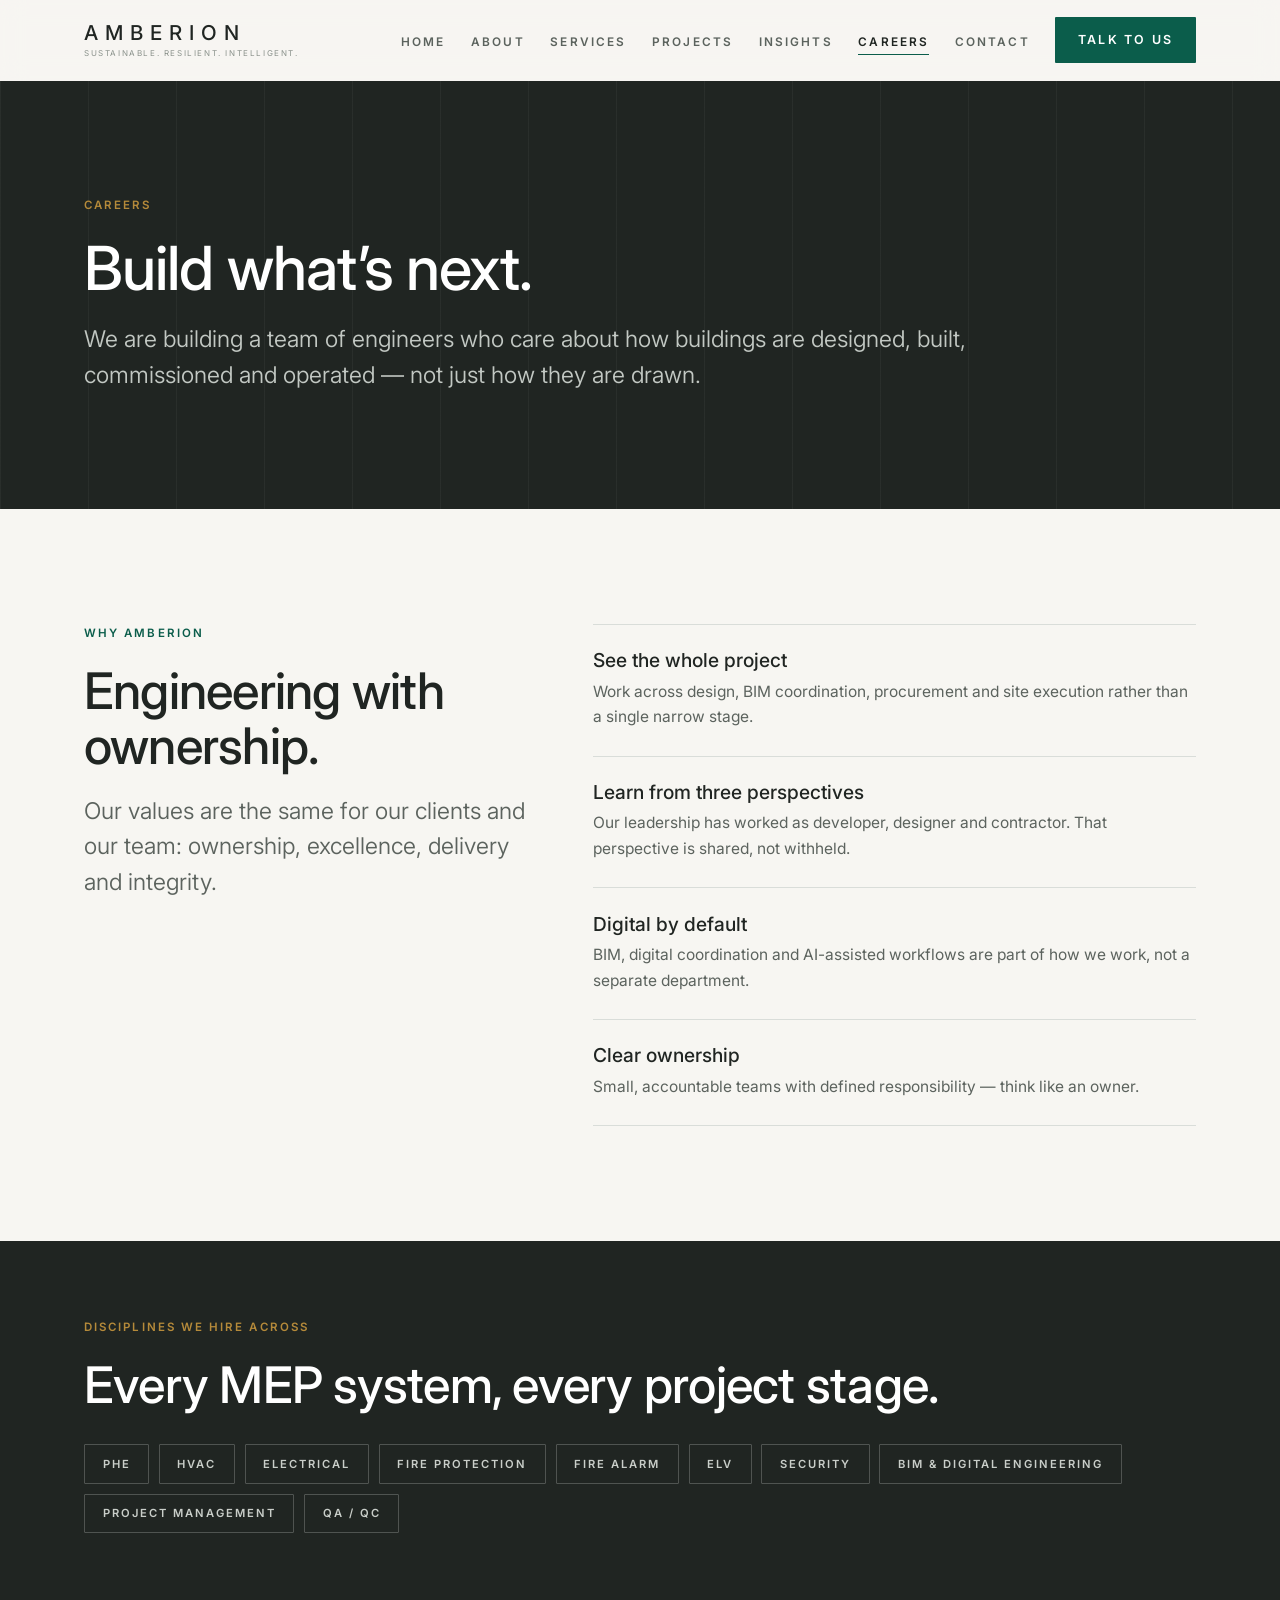
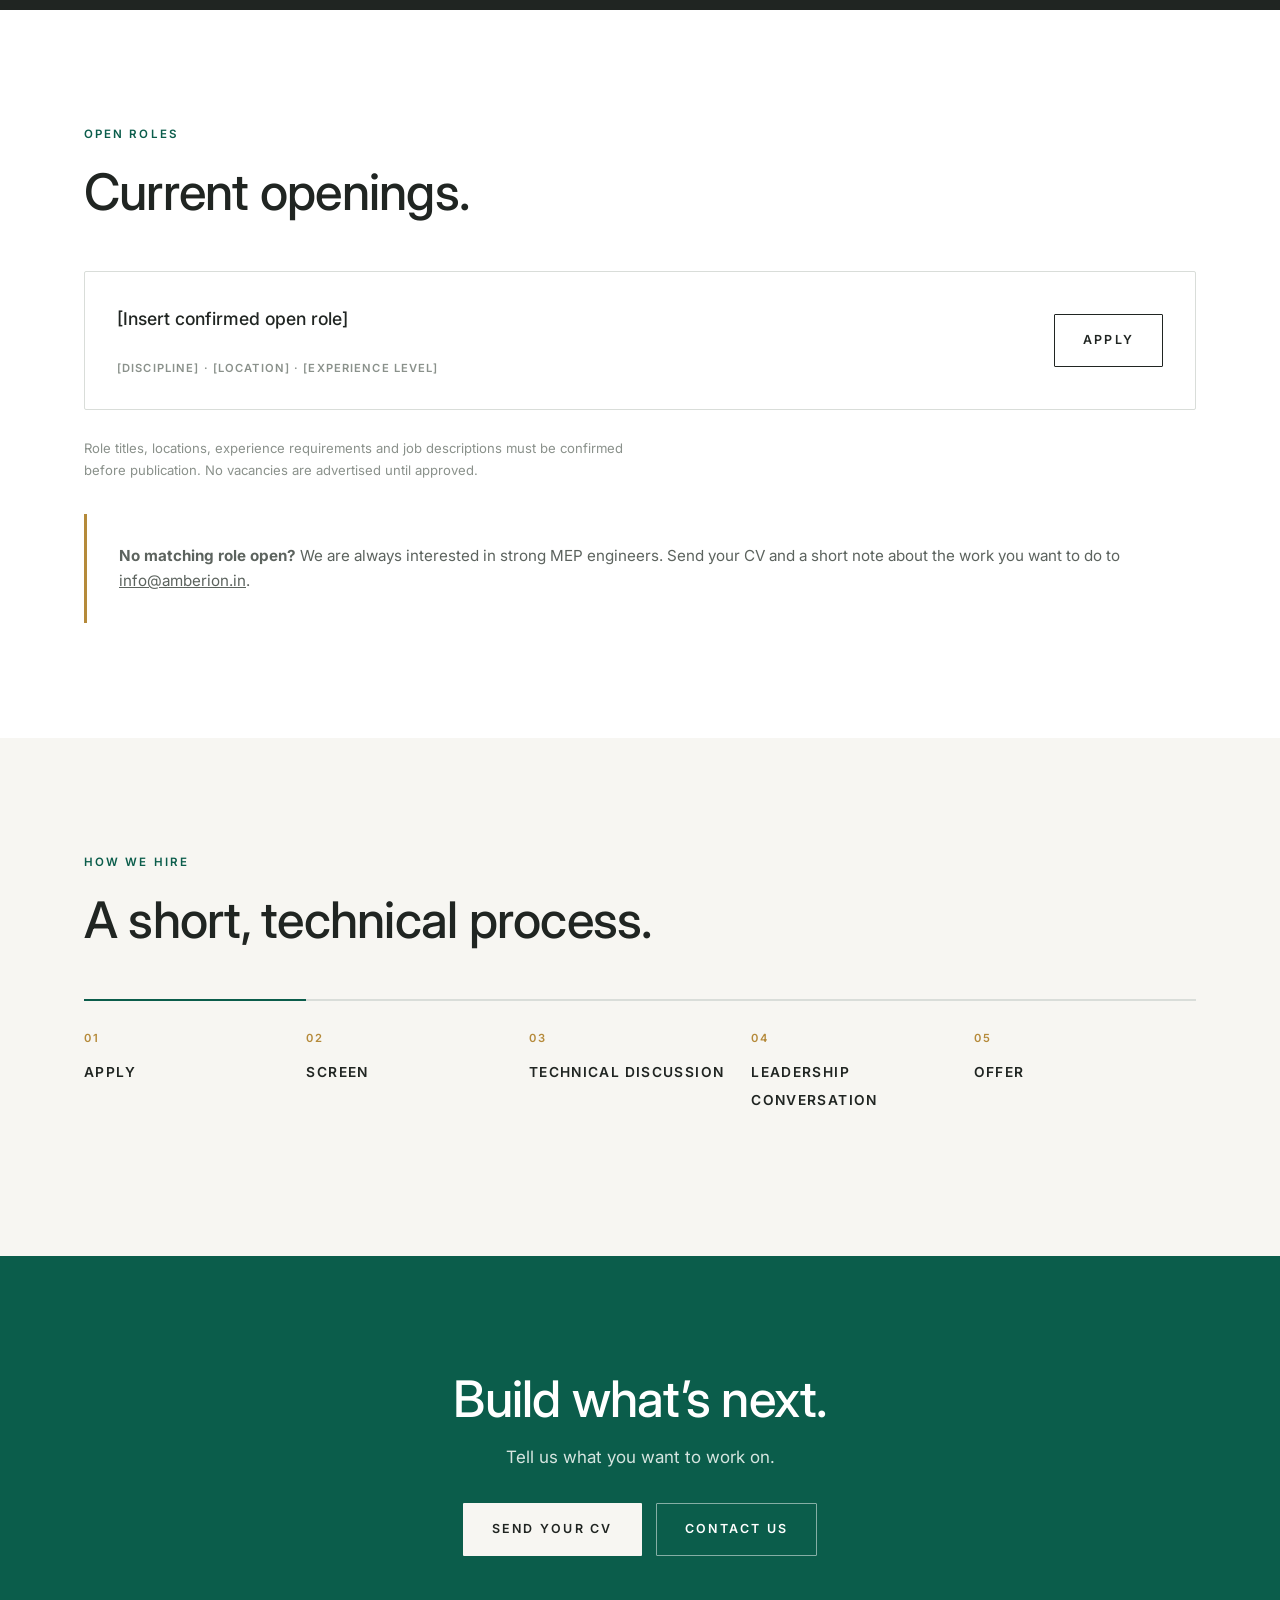
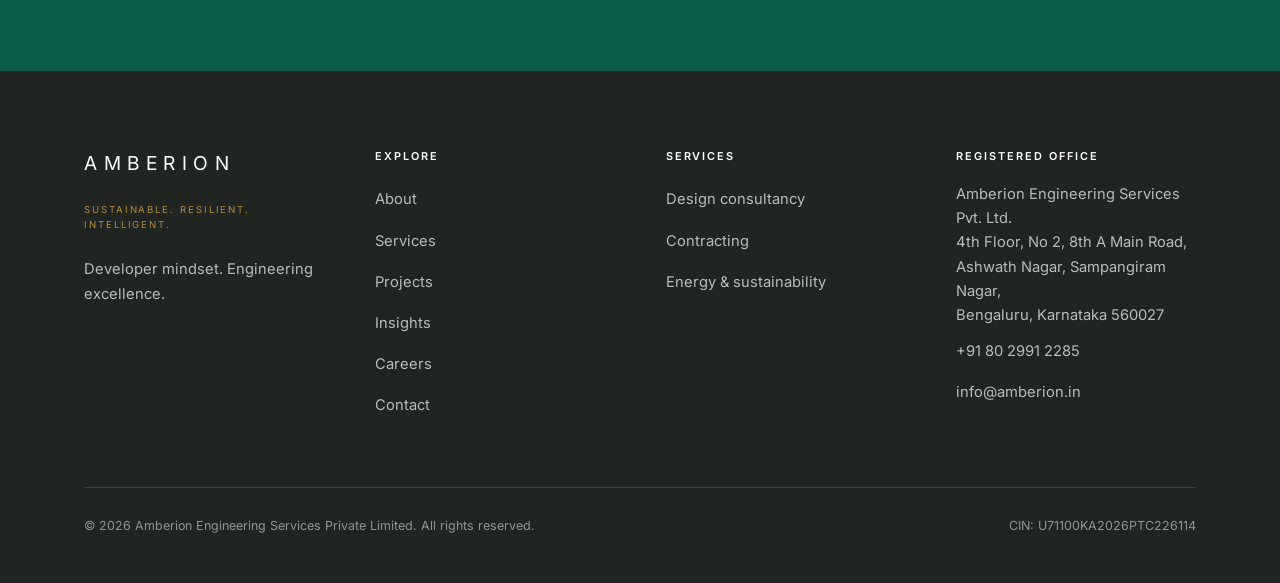
<file: site/careers.html>
<!DOCTYPE html>
<html lang="en">
<head>
<meta charset="utf-8">
<meta name="viewport" content="width=device-width, initial-scale=1">
<title>Careers | AMBERION — Build What&rsquo;s Next</title>
<meta name="description" content="Careers at AMBERION. Join an MEP engineering and contracting team in Bengaluru that connects design intent with built reality.">
<link rel="canonical" href="https://www.amberion.in/careers.html">
<meta property="og:type" content="website">
<meta property="og:title" content="Careers | AMBERION">
<meta property="og:description" content="Build what&rsquo;s next.">
<meta name="theme-color" content="#202522">
<link rel="preconnect" href="https://fonts.googleapis.com">
<link rel="preconnect" href="https://fonts.gstatic.com" crossorigin>
<link href="https://fonts.googleapis.com/css2?family=Inter:wght@300;400;500;600&display=swap" rel="stylesheet">
<link rel="stylesheet" href="assets/css/style.css">
</head>
<body>
<a class="skip-link" href="#main">Skip to content</a>

<header class="site-header">
  <div class="wrap site-header__inner">
    <a class="logo" href="index.html" aria-label="AMBERION — home">
      <span class="logo__mark">AMBERION</span>
      <span class="logo__tag">Sustainable. Resilient. Intelligent.</span>
    </a>
    <button class="nav-toggle" type="button" aria-expanded="false" aria-controls="primary-nav" aria-label="Toggle navigation">
      <span></span><span></span><span></span>
    </button>
    <nav class="nav" id="primary-nav" aria-label="Primary">
      <ul class="nav__list">
        <li><a class="nav__link" href="index.html">Home</a></li>
        <li><a class="nav__link" href="about.html">About</a></li>
        <li><a class="nav__link" href="services.html">Services</a></li>
        <li><a class="nav__link" href="projects.html">Projects</a></li>
        <li><a class="nav__link" href="insights.html">Insights</a></li>
        <li><a class="nav__link" href="careers.html">Careers</a></li>
        <li><a class="nav__link" href="contact.html">Contact</a></li>
      </ul>
      <a class="btn btn--primary header-cta" href="contact.html">Talk to us</a>
    </nav>
  </div>
</header>

<main id="main">

  <section class="page-hero">
    <div class="wrap">
      <span class="eyebrow">Careers</span>
      <h1>Build what&rsquo;s next.</h1>
      <p class="lede measure">We are building a team of engineers who care about how buildings are designed, built, commissioned and operated &mdash; not just how they are drawn.</p>
    </div>
  </section>

  <!-- WHY JOIN -->
  <section>
    <div class="wrap split">
      <div class="reveal">
        <span class="eyebrow">Why AMBERION</span>
        <h2>Engineering with ownership.</h2>
        <p class="lede" style="margin-top:1.25rem">Our values are the same for our clients and our team: ownership, excellence, delivery and integrity.</p>
      </div>
      <ul class="feature-list reveal">
        <li>
          <h4>See the whole project</h4>
          <p>Work across design, BIM coordination, procurement and site execution rather than a single narrow stage.</p>
        </li>
        <li>
          <h4>Learn from three perspectives</h4>
          <p>Our leadership has worked as developer, designer and contractor. That perspective is shared, not withheld.</p>
        </li>
        <li>
          <h4>Digital by default</h4>
          <p>BIM, digital coordination and AI-assisted workflows are part of how we work, not a separate department.</p>
        </li>
        <li>
          <h4>Clear ownership</h4>
          <p>Small, accountable teams with defined responsibility &mdash; think like an owner.</p>
        </li>
      </ul>
    </div>
  </section>

  <!-- DISCIPLINES WE HIRE -->
  <section class="section--dark section--tight">
    <div class="wrap reveal">
      <span class="eyebrow eyebrow--amber">Disciplines we hire across</span>
      <h2 class="measure-tight" style="margin-bottom:2rem">Every MEP system, every project stage.</h2>
      <ul class="disciplines">
        <li>PHE</li>
        <li>HVAC</li>
        <li>Electrical</li>
        <li>Fire protection</li>
        <li>Fire alarm</li>
        <li>ELV</li>
        <li>Security</li>
        <li>BIM &amp; digital engineering</li>
        <li>Project management</li>
        <li>QA / QC</li>
      </ul>
    </div>
  </section>

  <!-- OPEN ROLES -->
  <section class="section--alt">
    <div class="wrap">
      <div class="section-head reveal">
        <span class="eyebrow">Open roles</span>
        <h2 class="measure-tight">Current openings.</h2>
      </div>

      <div class="grid reveal" style="gap:1rem">
        <div class="role">
          <div class="role__info">
            <p class="role__title">[Insert confirmed open role]</p>
            <p class="role__tags">[Discipline] &middot; [Location] &middot; [Experience level]</p>
          </div>
          <a class="btn btn--ghost" href="mailto:info@amberion.in?subject=Application%20%E2%80%94%20AMBERION">Apply</a>
        </div>
      </div>

      <p class="footnote reveal">Role titles, locations, experience requirements and job descriptions must be confirmed before publication. No vacancies are advertised until approved.</p>

      <div class="callout reveal" style="margin-top:2rem">
        <strong>No matching role open?</strong> We are always interested in strong MEP engineers. Send your CV and a short note about the work you want to do to
        <a href="mailto:info@amberion.in?subject=Speculative%20application%20%E2%80%94%20AMBERION">info@amberion.in</a>.
      </div>
    </div>
  </section>

  <!-- HOW WE HIRE -->
  <section>
    <div class="wrap">
      <div class="section-head reveal">
        <span class="eyebrow">How we hire</span>
        <h2 class="measure-tight">A short, technical process.</h2>
      </div>
      <div class="process reveal">
        <div class="process__step"><span>Apply</span></div>
        <div class="process__step"><span>Screen</span></div>
        <div class="process__step"><span>Technical discussion</span></div>
        <div class="process__step"><span>Leadership conversation</span></div>
        <div class="process__step"><span>Offer</span></div>
      </div>
    </div>
  </section>

  <section class="cta-band">
    <div class="wrap reveal">
      <h2>Build what&rsquo;s next.</h2>
      <p>Tell us what you want to work on.</p>
      <div class="btn-row">
        <a class="btn btn--solid-light" href="mailto:info@amberion.in?subject=Careers%20%E2%80%94%20AMBERION">Send your CV</a>
        <a class="btn btn--light" href="contact.html">Contact us</a>
      </div>
    </div>
  </section>

</main>

<footer class="site-footer">
  <div class="wrap">
    <div class="footer-grid">
      <div>
        <p class="footer__logo">AMBERION</p>
        <p class="footer__tag">Sustainable. Resilient. Intelligent.</p>
        <p style="margin-top:1.5rem;max-width:30ch">Developer mindset. Engineering excellence.</p>
      </div>
      <div>
        <p class="footer__heading">Explore</p>
        <ul class="footer-list">
          <li><a href="about.html">About</a></li>
          <li><a href="services.html">Services</a></li>
          <li><a href="projects.html">Projects</a></li>
          <li><a href="insights.html">Insights</a></li>
          <li><a href="careers.html">Careers</a></li>
          <li><a href="contact.html">Contact</a></li>
        </ul>
      </div>
      <div>
        <p class="footer__heading">Services</p>
        <ul class="footer-list">
          <li><a href="services.html#design-consultancy">Design consultancy</a></li>
          <li><a href="services.html#contracting">Contracting</a></li>
          <li><a href="services.html#energy-sustainability">Energy &amp; sustainability</a></li>
        </ul>
      </div>
      <div>
        <p class="footer__heading">Registered office</p>
        <ul class="footer-list">
          <li>Amberion Engineering Services Pvt. Ltd.<br>4th Floor, No 2, 8th A Main Road,<br>Ashwath Nagar, Sampangiram Nagar,<br>Bengaluru, Karnataka 560027</li>
          <li><a href="tel:+918029912285">+91 80 2991 2285</a></li>
          <li><a href="mailto:info@amberion.in">info@amberion.in</a></li>
        </ul>
      </div>
    </div>
    <div class="footer-bottom">
      <p>&copy; <span data-year>2026</span> Amberion Engineering Services Private Limited. All rights reserved.</p>
      <p>CIN: U71100KA2026PTC226114</p>
    </div>
  </div>
</footer>

<script src="assets/js/main.js" defer></script>
</body>
</html>
</file>
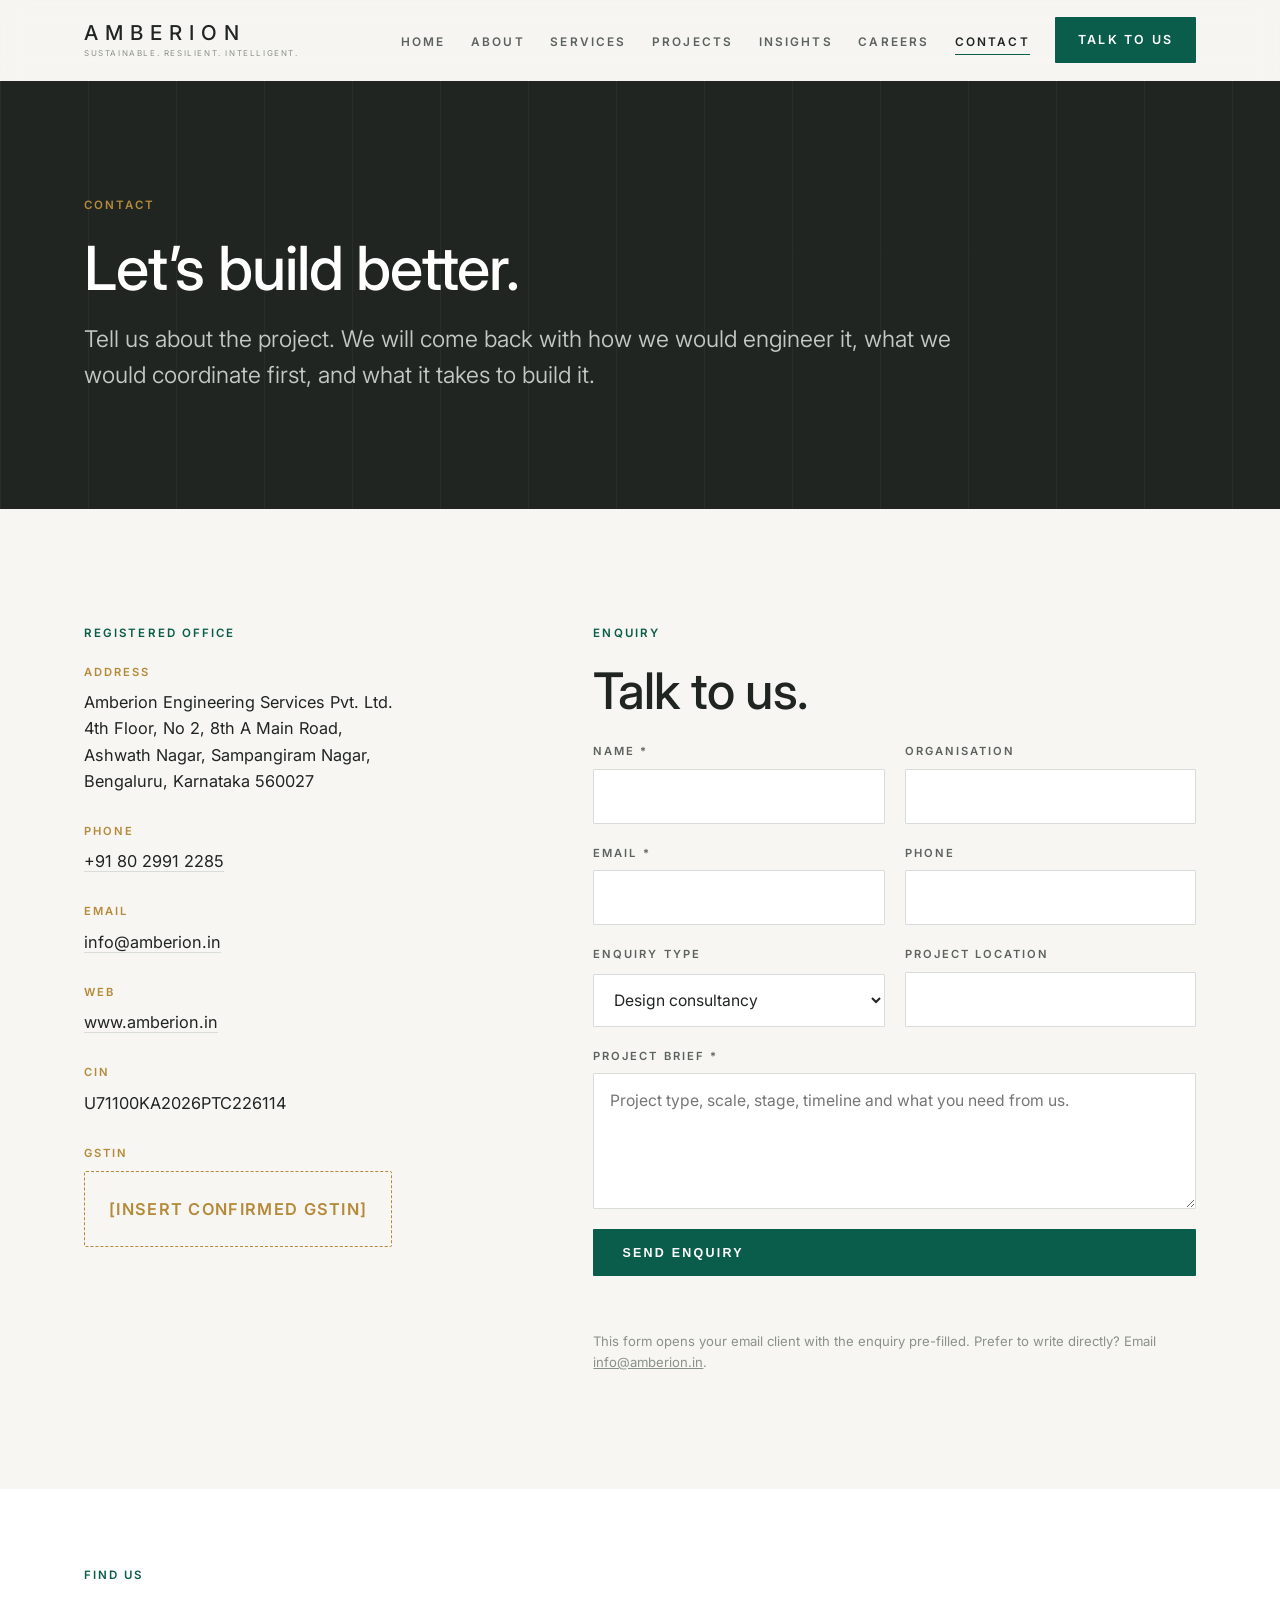
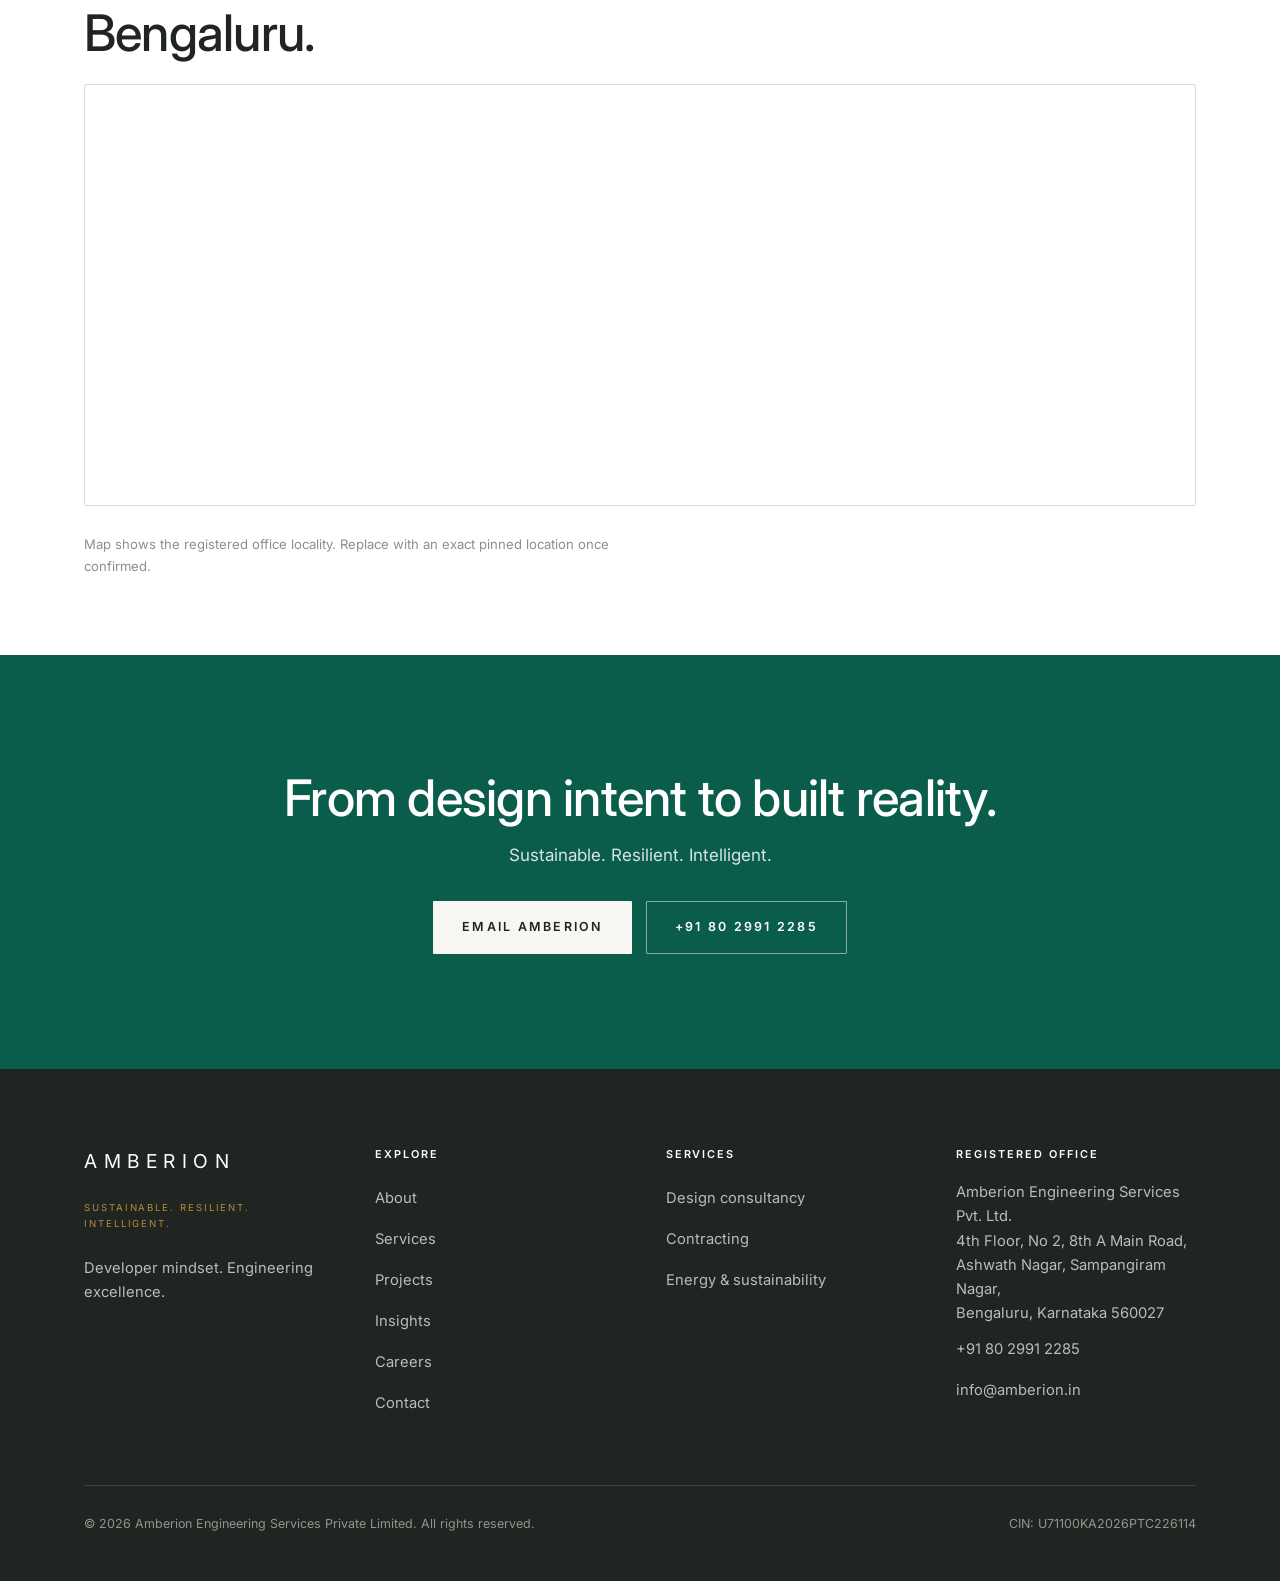
<file: site/contact.html>
<!DOCTYPE html>
<html lang="en">
<head>
<meta charset="utf-8">
<meta name="viewport" content="width=device-width, initial-scale=1">
<title>Contact | AMBERION — Talk to Us</title>
<meta name="description" content="Contact AMBERION — Amberion Engineering Services Private Limited, Bengaluru. Talk to us or request a proposal for MEP design consultancy, contracting or energy &amp; sustainability.">
<link rel="canonical" href="https://www.amberion.in/contact.html">
<meta property="og:type" content="website">
<meta property="og:title" content="Contact | AMBERION">
<meta property="og:description" content="Talk to us. Request a proposal.">
<meta name="theme-color" content="#202522">
<link rel="preconnect" href="https://fonts.googleapis.com">
<link rel="preconnect" href="https://fonts.gstatic.com" crossorigin>
<link href="https://fonts.googleapis.com/css2?family=Inter:wght@300;400;500;600&display=swap" rel="stylesheet">
<link rel="stylesheet" href="assets/css/style.css">
</head>
<body>
<a class="skip-link" href="#main">Skip to content</a>

<header class="site-header">
  <div class="wrap site-header__inner">
    <a class="logo" href="index.html" aria-label="AMBERION — home">
      <span class="logo__mark">AMBERION</span>
      <span class="logo__tag">Sustainable. Resilient. Intelligent.</span>
    </a>
    <button class="nav-toggle" type="button" aria-expanded="false" aria-controls="primary-nav" aria-label="Toggle navigation">
      <span></span><span></span><span></span>
    </button>
    <nav class="nav" id="primary-nav" aria-label="Primary">
      <ul class="nav__list">
        <li><a class="nav__link" href="index.html">Home</a></li>
        <li><a class="nav__link" href="about.html">About</a></li>
        <li><a class="nav__link" href="services.html">Services</a></li>
        <li><a class="nav__link" href="projects.html">Projects</a></li>
        <li><a class="nav__link" href="insights.html">Insights</a></li>
        <li><a class="nav__link" href="careers.html">Careers</a></li>
        <li><a class="nav__link" href="contact.html">Contact</a></li>
      </ul>
      <a class="btn btn--primary header-cta" href="contact.html">Talk to us</a>
    </nav>
  </div>
</header>

<main id="main">

  <section class="page-hero">
    <div class="wrap">
      <span class="eyebrow">Contact</span>
      <h1>Let&rsquo;s build better.</h1>
      <p class="lede measure">Tell us about the project. We will come back with how we would engineer it, what we would coordinate first, and what it takes to build it.</p>
    </div>
  </section>

  <section id="proposal">
    <div class="wrap split">

      <!-- DETAILS -->
      <div class="reveal">
        <span class="eyebrow">Registered office</span>
        <ul class="contact-list">
          <li>
            <p class="contact-item__label">Address</p>
            <p class="contact-item__value">
              Amberion Engineering Services Pvt. Ltd.<br>
              4th Floor, No 2, 8th A Main Road,<br>
              Ashwath Nagar, Sampangiram Nagar,<br>
              Bengaluru, Karnataka 560027
            </p>
          </li>
          <li>
            <p class="contact-item__label">Phone</p>
            <p class="contact-item__value"><a href="tel:+918029912285">+91 80 2991 2285</a></p>
          </li>
          <li>
            <p class="contact-item__label">Email</p>
            <p class="contact-item__value"><a href="mailto:info@amberion.in">info@amberion.in</a></p>
          </li>
          <li>
            <p class="contact-item__label">Web</p>
            <p class="contact-item__value"><a href="https://www.amberion.in">www.amberion.in</a></p>
          </li>
          <li>
            <p class="contact-item__label">CIN</p>
            <p class="contact-item__value">U71100KA2026PTC226114</p>
          </li>
          <li>
            <p class="contact-item__label">GSTIN</p>
            <p class="contact-item__value placeholder" style="display:inline-block">[Insert confirmed GSTIN]</p>
          </li>
        </ul>
      </div>

      <!-- FORM -->
      <div class="reveal">
        <span class="eyebrow">Enquiry</span>
        <h2 style="margin-bottom:1.5rem">Talk to us.</h2>

        <form class="form form--two" data-enquiry-form data-mailto="info@amberion.in" novalidate>
          <div class="field">
            <label for="name">Name <span aria-hidden="true">*</span></label>
            <input type="text" id="name" name="name" autocomplete="name" required>
          </div>

          <div class="field">
            <label for="organisation">Organisation</label>
            <input type="text" id="organisation" name="organisation" autocomplete="organization">
          </div>

          <div class="field">
            <label for="email">Email <span aria-hidden="true">*</span></label>
            <input type="email" id="email" name="email" autocomplete="email" required>
          </div>

          <div class="field">
            <label for="phone">Phone</label>
            <input type="tel" id="phone" name="phone" autocomplete="tel">
          </div>

          <div class="field">
            <label for="enquiry">Enquiry type</label>
            <select id="enquiry" name="enquiry">
              <option>Design consultancy</option>
              <option>Contracting</option>
              <option>Energy &amp; sustainability</option>
              <option>Request a proposal</option>
              <option>Partnership</option>
              <option>Careers</option>
              <option>General</option>
            </select>
          </div>

          <div class="field">
            <label for="location">Project location</label>
            <input type="text" id="location" name="location">
          </div>

          <div class="field field--full">
            <label for="message">Project brief <span aria-hidden="true">*</span></label>
            <textarea id="message" name="message" required placeholder="Project type, scale, stage, timeline and what you need from us."></textarea>
          </div>

          <div class="field field--full">
            <button class="btn btn--primary" type="submit">Send enquiry</button>
            <p class="form__status" role="status" aria-live="polite"></p>
            <p class="form__note">This form opens your email client with the enquiry pre-filled. Prefer to write directly? Email <a href="mailto:info@amberion.in">info@amberion.in</a>.</p>
          </div>
        </form>
      </div>

    </div>
  </section>

  <!-- MAP -->
  <section class="section--alt section--tight">
    <div class="wrap reveal">
      <span class="eyebrow">Find us</span>
      <h2 class="measure-tight" style="margin-bottom:1.5rem">Bengaluru.</h2>
      <div style="border:1px solid var(--rule);border-radius:2px;overflow:hidden">
        <iframe
          title="AMBERION registered office location, Bengaluru"
          src="https://www.google.com/maps?q=Ashwath%20Nagar%2C%20Sampangiram%20Nagar%2C%20Bengaluru%2C%20Karnataka%20560027&output=embed"
          width="100%" height="420" style="border:0;display:block" loading="lazy"
          referrerpolicy="no-referrer-when-downgrade"></iframe>
      </div>
      <p class="footnote">Map shows the registered office locality. Replace with an exact pinned location once confirmed.</p>
    </div>
  </section>

  <section class="cta-band">
    <div class="wrap reveal">
      <h2>From design intent to built reality.</h2>
      <p>Sustainable. Resilient. Intelligent.</p>
      <div class="btn-row">
        <a class="btn btn--solid-light" href="mailto:info@amberion.in">Email AMBERION</a>
        <a class="btn btn--light" href="tel:+918029912285">+91 80 2991 2285</a>
      </div>
    </div>
  </section>

</main>

<footer class="site-footer">
  <div class="wrap">
    <div class="footer-grid">
      <div>
        <p class="footer__logo">AMBERION</p>
        <p class="footer__tag">Sustainable. Resilient. Intelligent.</p>
        <p style="margin-top:1.5rem;max-width:30ch">Developer mindset. Engineering excellence.</p>
      </div>
      <div>
        <p class="footer__heading">Explore</p>
        <ul class="footer-list">
          <li><a href="about.html">About</a></li>
          <li><a href="services.html">Services</a></li>
          <li><a href="projects.html">Projects</a></li>
          <li><a href="insights.html">Insights</a></li>
          <li><a href="careers.html">Careers</a></li>
          <li><a href="contact.html">Contact</a></li>
        </ul>
      </div>
      <div>
        <p class="footer__heading">Services</p>
        <ul class="footer-list">
          <li><a href="services.html#design-consultancy">Design consultancy</a></li>
          <li><a href="services.html#contracting">Contracting</a></li>
          <li><a href="services.html#energy-sustainability">Energy &amp; sustainability</a></li>
        </ul>
      </div>
      <div>
        <p class="footer__heading">Registered office</p>
        <ul class="footer-list">
          <li>Amberion Engineering Services Pvt. Ltd.<br>4th Floor, No 2, 8th A Main Road,<br>Ashwath Nagar, Sampangiram Nagar,<br>Bengaluru, Karnataka 560027</li>
          <li><a href="tel:+918029912285">+91 80 2991 2285</a></li>
          <li><a href="mailto:info@amberion.in">info@amberion.in</a></li>
        </ul>
      </div>
    </div>
    <div class="footer-bottom">
      <p>&copy; <span data-year>2026</span> Amberion Engineering Services Private Limited. All rights reserved.</p>
      <p>CIN: U71100KA2026PTC226114</p>
    </div>
  </div>
</footer>

<script src="assets/js/main.js" defer></script>
</body>
</html>
</file>
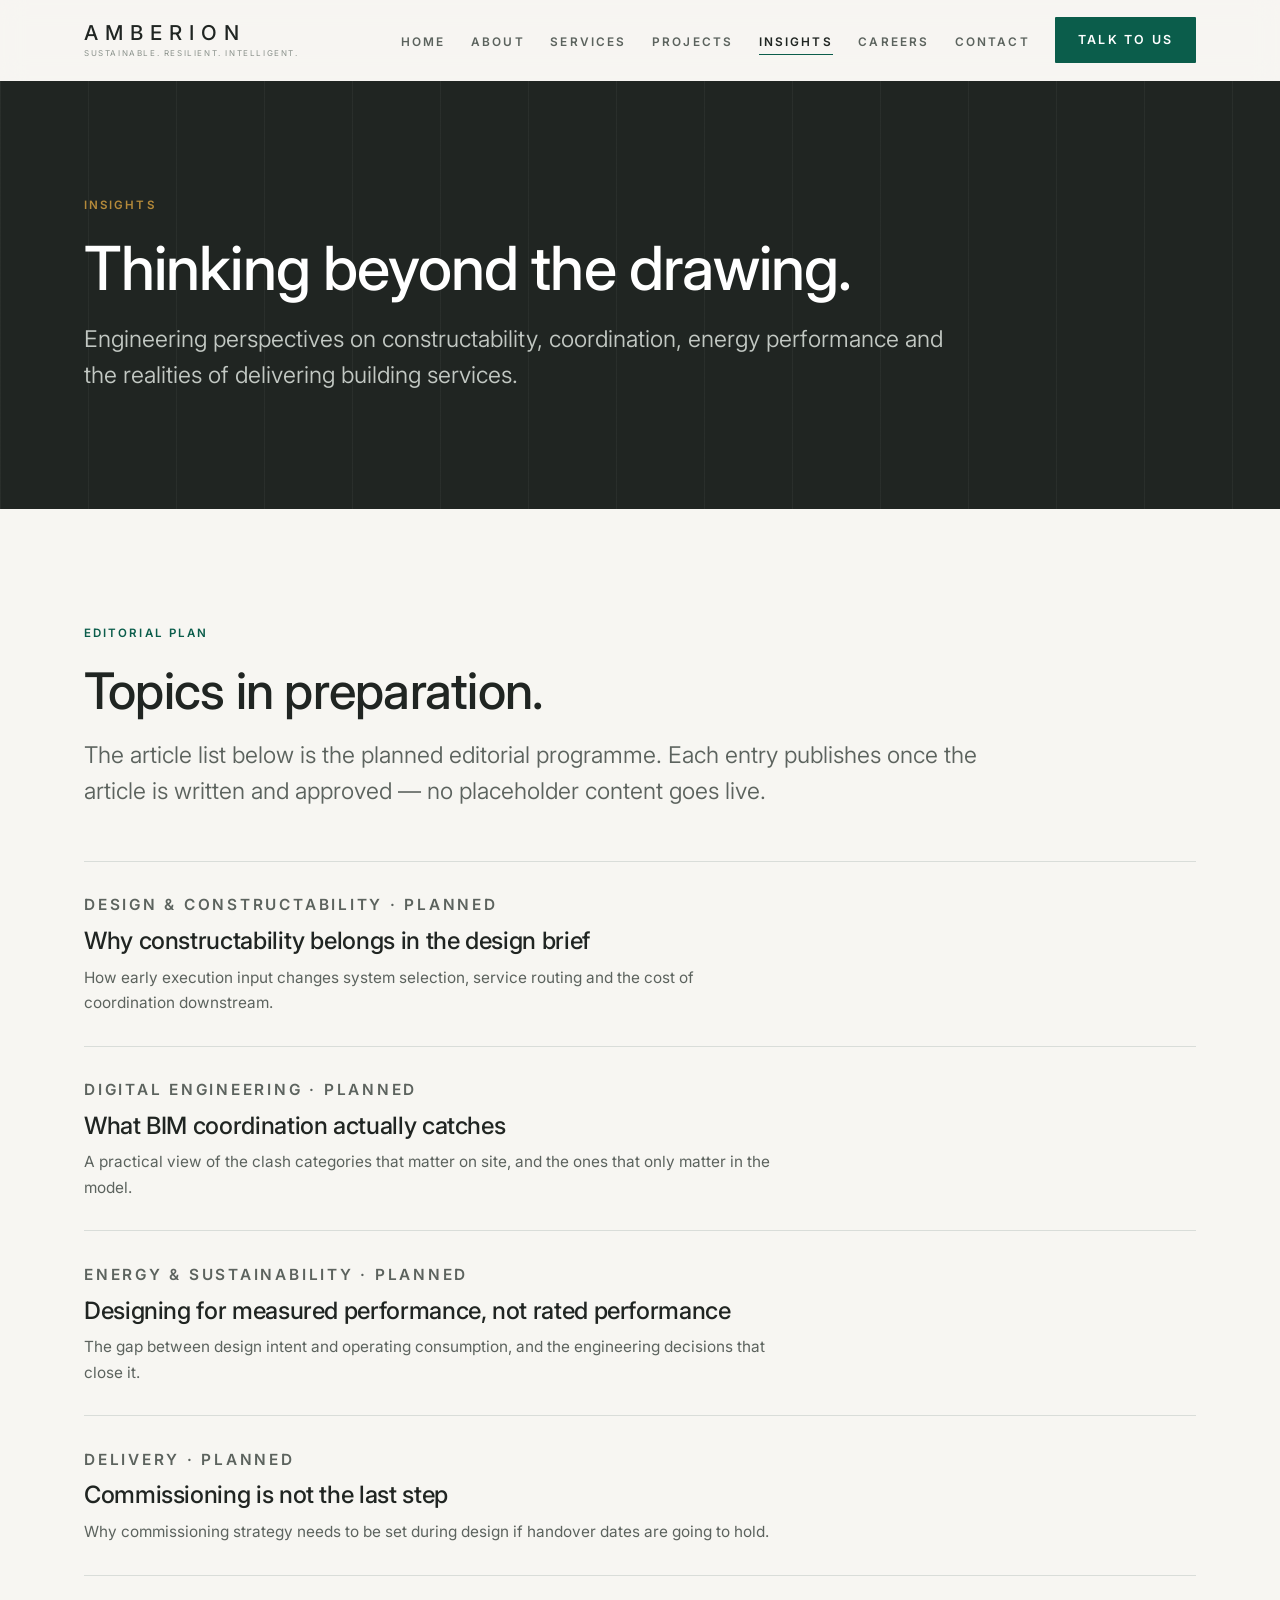
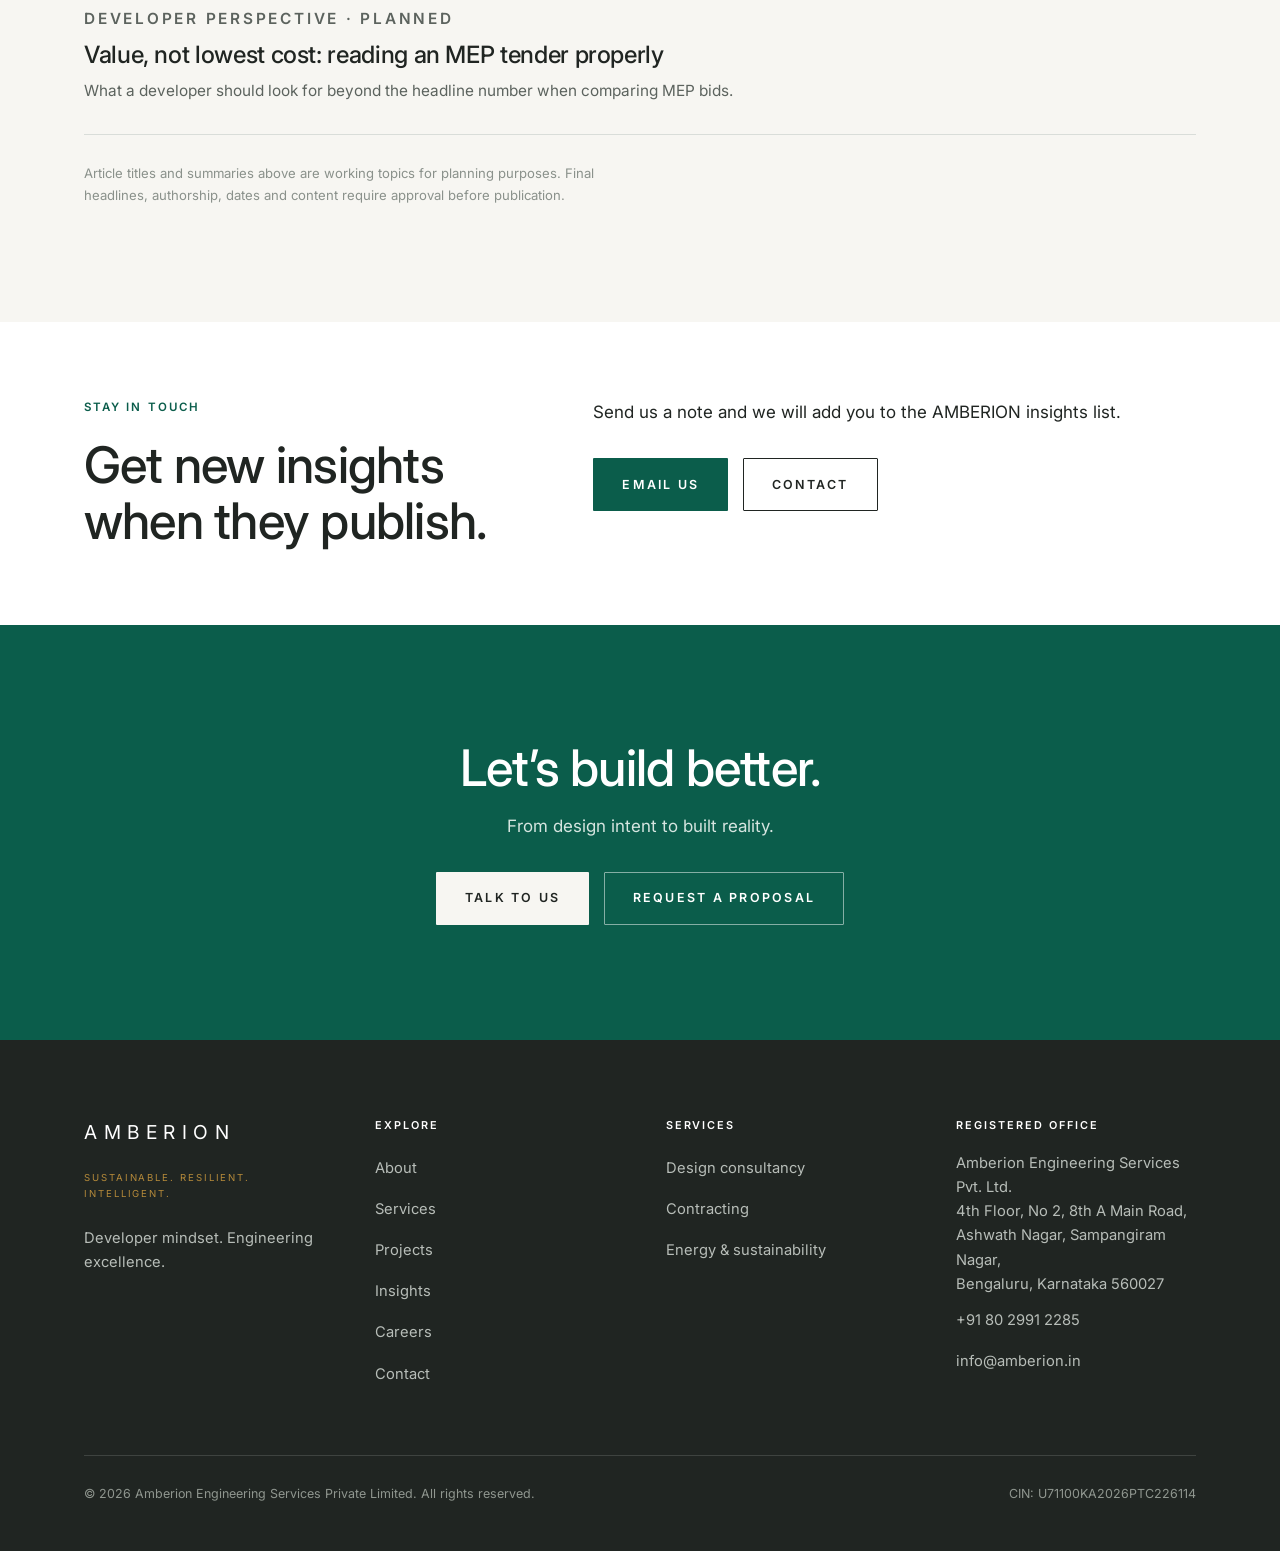
<file: site/insights.html>
<!DOCTYPE html>
<html lang="en">
<head>
<meta charset="utf-8">
<meta name="viewport" content="width=device-width, initial-scale=1">
<title>Insights | AMBERION — Thinking Beyond the Drawing</title>
<meta name="description" content="Engineering perspectives from AMBERION on constructability, BIM coordination, energy performance and MEP delivery.">
<link rel="canonical" href="https://www.amberion.in/insights.html">
<meta property="og:type" content="website">
<meta property="og:title" content="Insights | AMBERION">
<meta property="og:description" content="Thinking beyond the drawing.">
<meta name="theme-color" content="#202522">
<link rel="preconnect" href="https://fonts.googleapis.com">
<link rel="preconnect" href="https://fonts.gstatic.com" crossorigin>
<link href="https://fonts.googleapis.com/css2?family=Inter:wght@300;400;500;600&display=swap" rel="stylesheet">
<link rel="stylesheet" href="assets/css/style.css">
</head>
<body>
<a class="skip-link" href="#main">Skip to content</a>

<header class="site-header">
  <div class="wrap site-header__inner">
    <a class="logo" href="index.html" aria-label="AMBERION — home">
      <span class="logo__mark">AMBERION</span>
      <span class="logo__tag">Sustainable. Resilient. Intelligent.</span>
    </a>
    <button class="nav-toggle" type="button" aria-expanded="false" aria-controls="primary-nav" aria-label="Toggle navigation">
      <span></span><span></span><span></span>
    </button>
    <nav class="nav" id="primary-nav" aria-label="Primary">
      <ul class="nav__list">
        <li><a class="nav__link" href="index.html">Home</a></li>
        <li><a class="nav__link" href="about.html">About</a></li>
        <li><a class="nav__link" href="services.html">Services</a></li>
        <li><a class="nav__link" href="projects.html">Projects</a></li>
        <li><a class="nav__link" href="insights.html">Insights</a></li>
        <li><a class="nav__link" href="careers.html">Careers</a></li>
        <li><a class="nav__link" href="contact.html">Contact</a></li>
      </ul>
      <a class="btn btn--primary header-cta" href="contact.html">Talk to us</a>
    </nav>
  </div>
</header>

<main id="main">

  <section class="page-hero">
    <div class="wrap">
      <span class="eyebrow">Insights</span>
      <h1>Thinking beyond the drawing.</h1>
      <p class="lede measure">Engineering perspectives on constructability, coordination, energy performance and the realities of delivering building services.</p>
    </div>
  </section>

  <section>
    <div class="wrap">
      <div class="section-head reveal">
        <span class="eyebrow">Editorial plan</span>
        <h2 class="measure-tight">Topics in preparation.</h2>
        <p class="lede measure" style="margin-top:1.25rem">The article list below is the planned editorial programme. Each entry publishes once the article is written and approved &mdash; no placeholder content goes live.</p>
      </div>

      <div class="reveal">
        <article class="post">
          <p class="post__meta">Design &amp; constructability &middot; Planned</p>
          <h3>Why constructability belongs in the design brief</h3>
          <p>How early execution input changes system selection, service routing and the cost of coordination downstream.</p>
        </article>

        <article class="post">
          <p class="post__meta">Digital engineering &middot; Planned</p>
          <h3>What BIM coordination actually catches</h3>
          <p>A practical view of the clash categories that matter on site, and the ones that only matter in the model.</p>
        </article>

        <article class="post">
          <p class="post__meta">Energy &amp; sustainability &middot; Planned</p>
          <h3>Designing for measured performance, not rated performance</h3>
          <p>The gap between design intent and operating consumption, and the engineering decisions that close it.</p>
        </article>

        <article class="post">
          <p class="post__meta">Delivery &middot; Planned</p>
          <h3>Commissioning is not the last step</h3>
          <p>Why commissioning strategy needs to be set during design if handover dates are going to hold.</p>
        </article>

        <article class="post">
          <p class="post__meta">Developer perspective &middot; Planned</p>
          <h3>Value, not lowest cost: reading an MEP tender properly</h3>
          <p>What a developer should look for beyond the headline number when comparing MEP bids.</p>
        </article>
      </div>

      <p class="footnote reveal">Article titles and summaries above are working topics for planning purposes. Final headlines, authorship, dates and content require approval before publication.</p>
    </div>
  </section>

  <section class="section--alt section--tight">
    <div class="wrap split reveal">
      <div>
        <span class="eyebrow">Stay in touch</span>
        <h2>Get new insights when they publish.</h2>
      </div>
      <div>
        <p>Send us a note and we will add you to the AMBERION insights list.</p>
        <div class="btn-row">
          <a class="btn btn--primary" href="mailto:info@amberion.in?subject=AMBERION%20Insights%20subscription">Email us</a>
          <a class="btn btn--ghost" href="contact.html">Contact</a>
        </div>
      </div>
    </div>
  </section>

  <section class="cta-band">
    <div class="wrap reveal">
      <h2>Let&rsquo;s build better.</h2>
      <p>From design intent to built reality.</p>
      <div class="btn-row">
        <a class="btn btn--solid-light" href="contact.html">Talk to us</a>
        <a class="btn btn--light" href="contact.html#proposal">Request a proposal</a>
      </div>
    </div>
  </section>

</main>

<footer class="site-footer">
  <div class="wrap">
    <div class="footer-grid">
      <div>
        <p class="footer__logo">AMBERION</p>
        <p class="footer__tag">Sustainable. Resilient. Intelligent.</p>
        <p style="margin-top:1.5rem;max-width:30ch">Developer mindset. Engineering excellence.</p>
      </div>
      <div>
        <p class="footer__heading">Explore</p>
        <ul class="footer-list">
          <li><a href="about.html">About</a></li>
          <li><a href="services.html">Services</a></li>
          <li><a href="projects.html">Projects</a></li>
          <li><a href="insights.html">Insights</a></li>
          <li><a href="careers.html">Careers</a></li>
          <li><a href="contact.html">Contact</a></li>
        </ul>
      </div>
      <div>
        <p class="footer__heading">Services</p>
        <ul class="footer-list">
          <li><a href="services.html#design-consultancy">Design consultancy</a></li>
          <li><a href="services.html#contracting">Contracting</a></li>
          <li><a href="services.html#energy-sustainability">Energy &amp; sustainability</a></li>
        </ul>
      </div>
      <div>
        <p class="footer__heading">Registered office</p>
        <ul class="footer-list">
          <li>Amberion Engineering Services Pvt. Ltd.<br>4th Floor, No 2, 8th A Main Road,<br>Ashwath Nagar, Sampangiram Nagar,<br>Bengaluru, Karnataka 560027</li>
          <li><a href="tel:+918029912285">+91 80 2991 2285</a></li>
          <li><a href="mailto:info@amberion.in">info@amberion.in</a></li>
        </ul>
      </div>
    </div>
    <div class="footer-bottom">
      <p>&copy; <span data-year>2026</span> Amberion Engineering Services Private Limited. All rights reserved.</p>
      <p>CIN: U71100KA2026PTC226114</p>
    </div>
  </div>
</footer>

<script src="assets/js/main.js" defer></script>
</body>
</html>
</file>
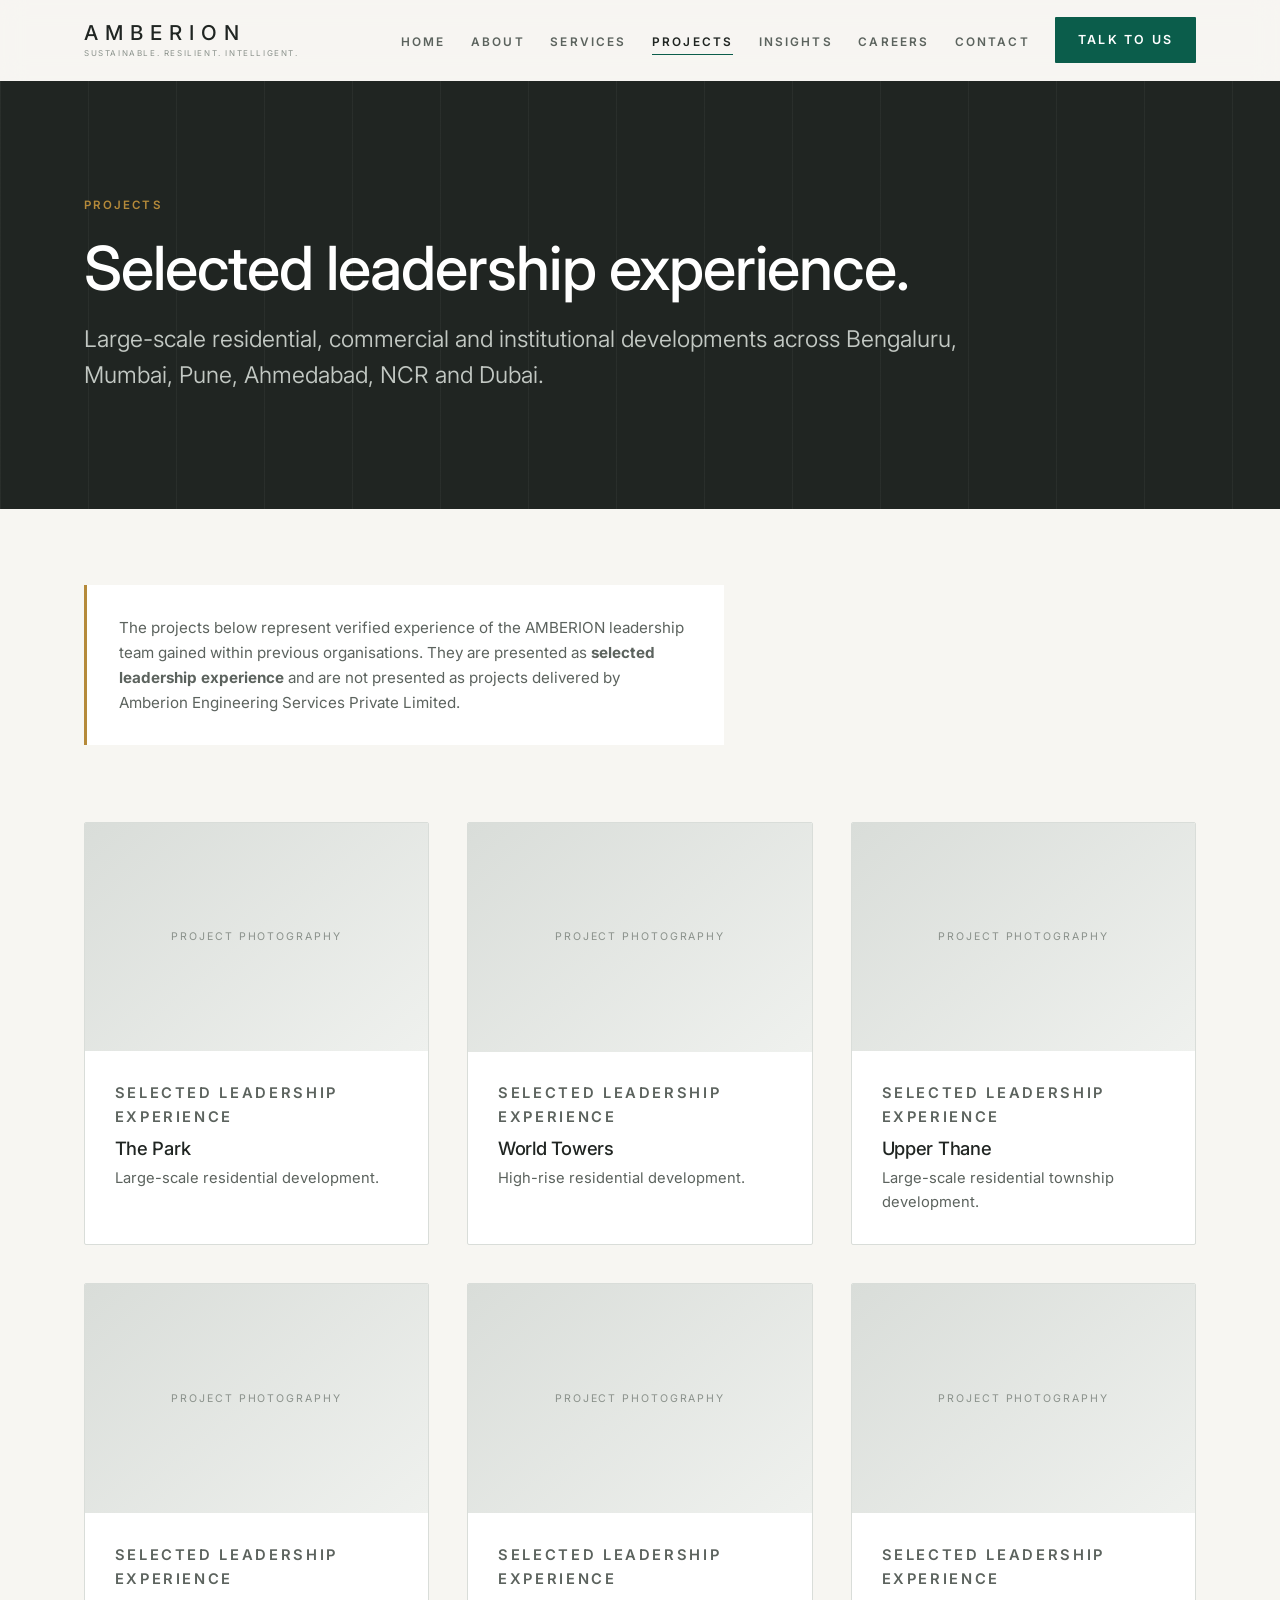
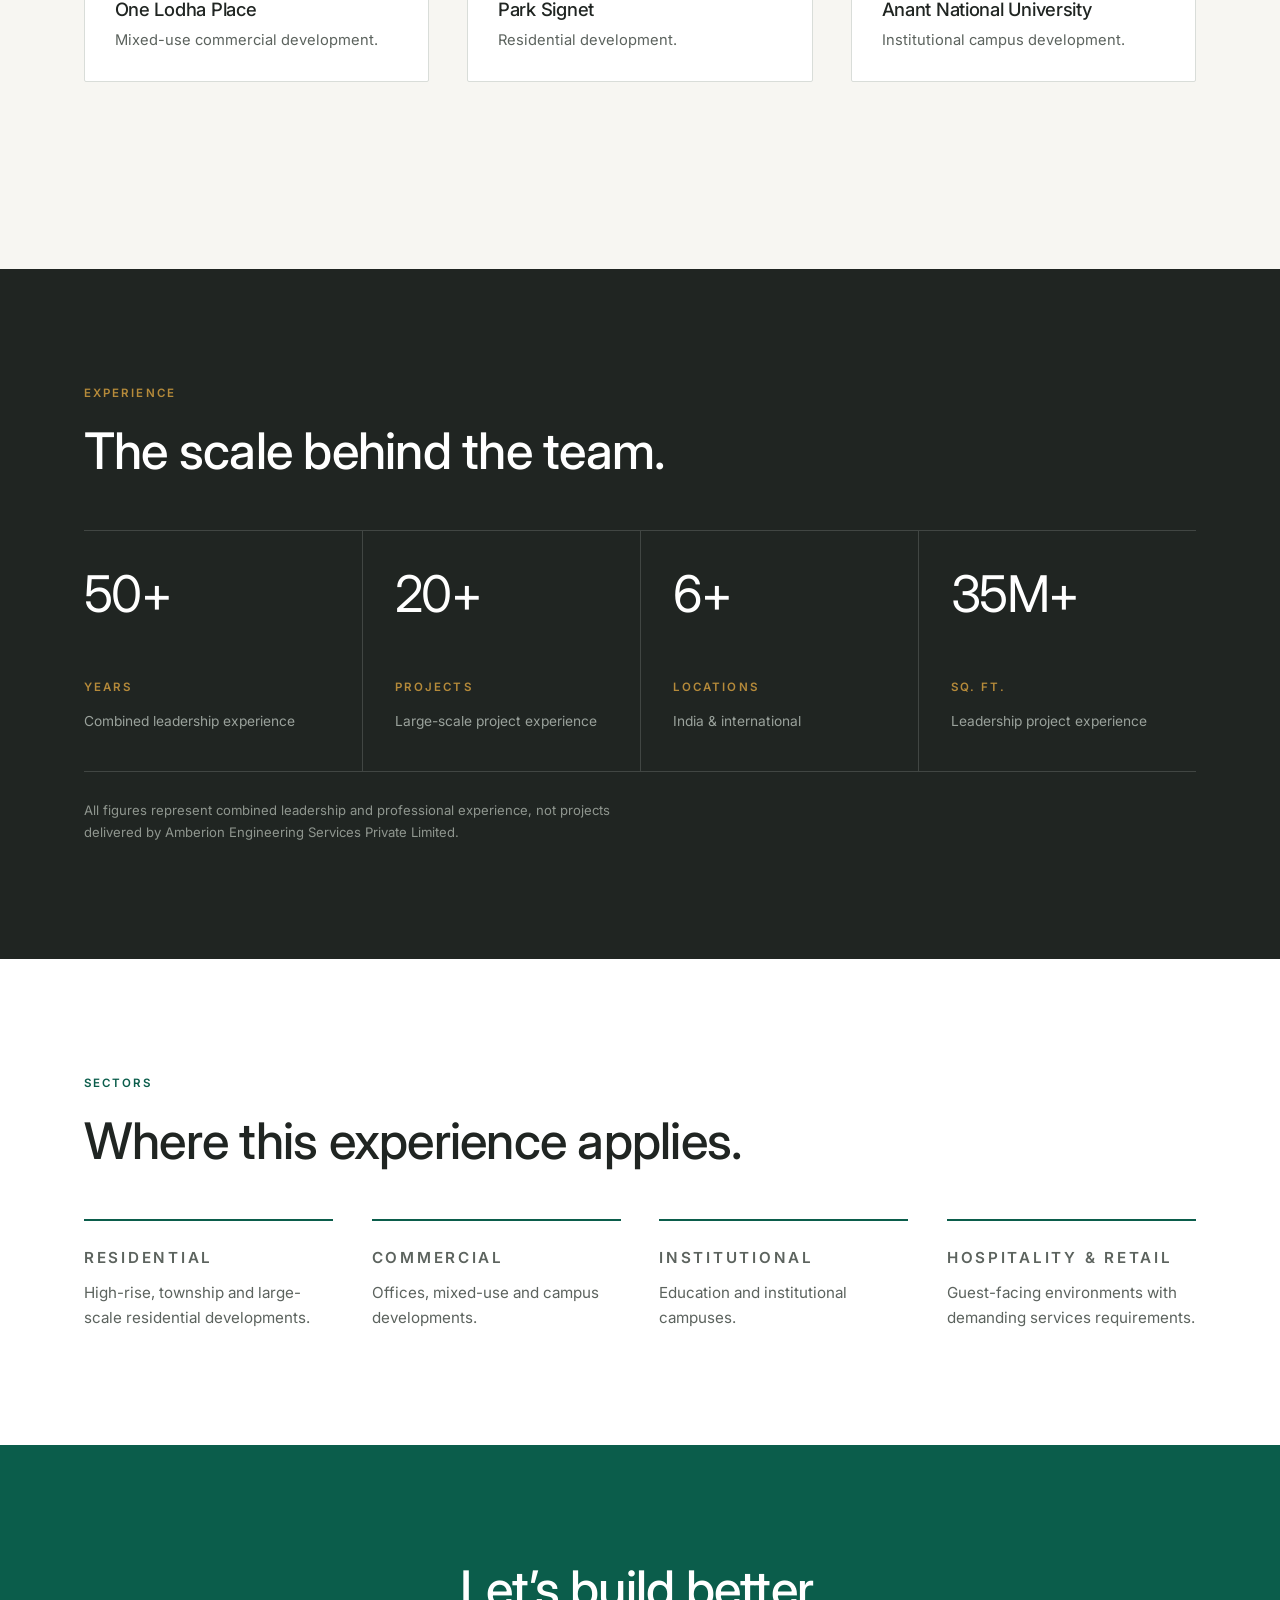
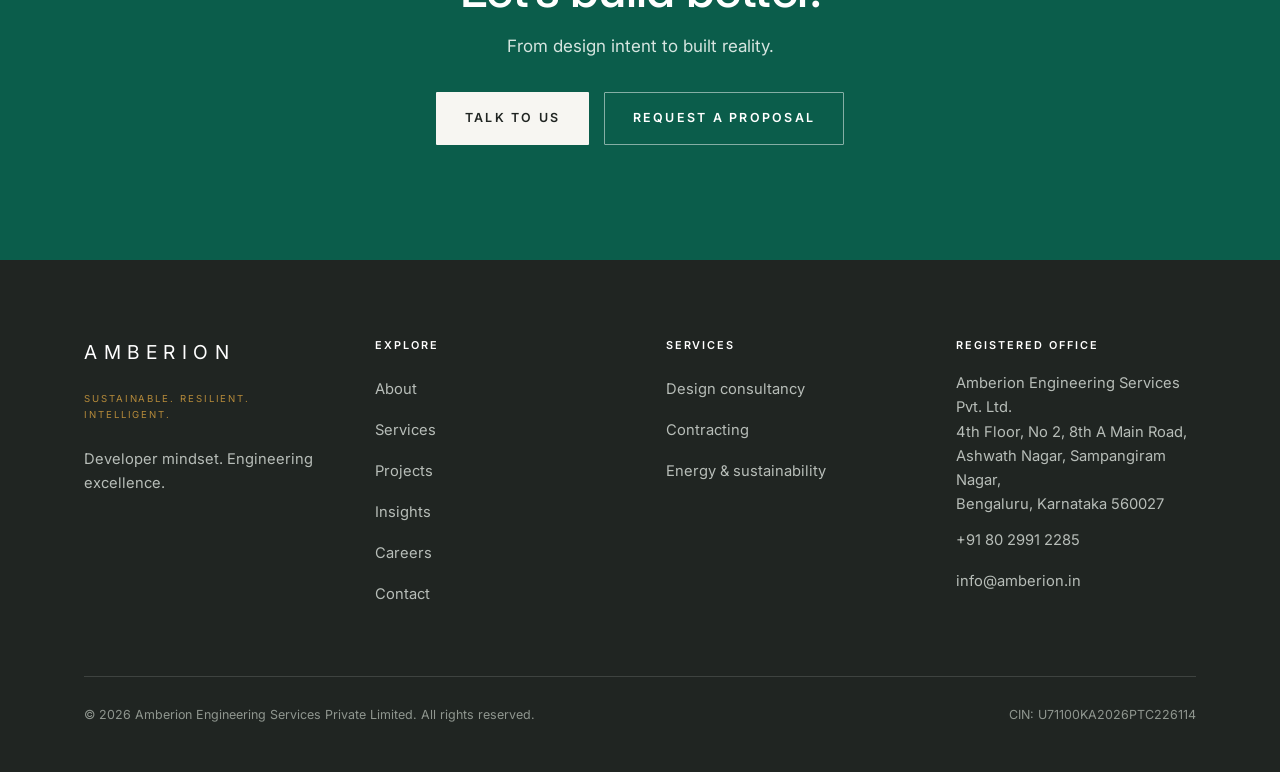
<file: site/projects.html>
<!DOCTYPE html>
<html lang="en">
<head>
<meta charset="utf-8">
<meta name="viewport" content="width=device-width, initial-scale=1">
<title>Projects | AMBERION — Selected Leadership Experience</title>
<meta name="description" content="Selected leadership experience across large-scale residential, commercial and institutional developments in Bengaluru, Mumbai, Pune, Ahmedabad, NCR and Dubai.">
<link rel="canonical" href="https://www.amberion.in/projects.html">
<meta property="og:type" content="website">
<meta property="og:title" content="Projects | AMBERION">
<meta property="og:description" content="Selected leadership experience across residential, commercial and institutional developments.">
<meta name="theme-color" content="#202522">
<link rel="preconnect" href="https://fonts.googleapis.com">
<link rel="preconnect" href="https://fonts.gstatic.com" crossorigin>
<link href="https://fonts.googleapis.com/css2?family=Inter:wght@300;400;500;600&display=swap" rel="stylesheet">
<link rel="stylesheet" href="assets/css/style.css">
</head>
<body>
<a class="skip-link" href="#main">Skip to content</a>

<header class="site-header">
  <div class="wrap site-header__inner">
    <a class="logo" href="index.html" aria-label="AMBERION — home">
      <span class="logo__mark">AMBERION</span>
      <span class="logo__tag">Sustainable. Resilient. Intelligent.</span>
    </a>
    <button class="nav-toggle" type="button" aria-expanded="false" aria-controls="primary-nav" aria-label="Toggle navigation">
      <span></span><span></span><span></span>
    </button>
    <nav class="nav" id="primary-nav" aria-label="Primary">
      <ul class="nav__list">
        <li><a class="nav__link" href="index.html">Home</a></li>
        <li><a class="nav__link" href="about.html">About</a></li>
        <li><a class="nav__link" href="services.html">Services</a></li>
        <li><a class="nav__link" href="projects.html">Projects</a></li>
        <li><a class="nav__link" href="insights.html">Insights</a></li>
        <li><a class="nav__link" href="careers.html">Careers</a></li>
        <li><a class="nav__link" href="contact.html">Contact</a></li>
      </ul>
      <a class="btn btn--primary header-cta" href="contact.html">Talk to us</a>
    </nav>
  </div>
</header>

<main id="main">

  <section class="page-hero">
    <div class="wrap">
      <span class="eyebrow">Projects</span>
      <h1>Selected leadership experience.</h1>
      <p class="lede measure">Large-scale residential, commercial and institutional developments across Bengaluru, Mumbai, Pune, Ahmedabad, NCR and Dubai.</p>
    </div>
  </section>

  <!-- DISCLOSURE -->
  <section class="section--tight">
    <div class="wrap reveal">
      <div class="callout measure">
        The projects below represent verified experience of the AMBERION leadership team gained within previous organisations. They are presented as <strong>selected leadership experience</strong> and are not presented as projects delivered by Amberion Engineering Services Private Limited.
      </div>
    </div>
  </section>

  <!-- EXPERIENCE GRID -->
  <section style="padding-top:0">
    <div class="wrap">
      <div class="grid grid-3 reveal">
        <article class="project">
          <div class="project__img">Project photography</div>
          <div class="project__body">
            <p class="project__meta">Selected leadership experience</p>
            <h2 class="project__name">The Park</h2>
            <p>Large-scale residential development.</p>
          </div>
        </article>
        <article class="project">
          <div class="project__img">Project photography</div>
          <div class="project__body">
            <p class="project__meta">Selected leadership experience</p>
            <h2 class="project__name">World Towers</h2>
            <p>High-rise residential development.</p>
          </div>
        </article>
        <article class="project">
          <div class="project__img">Project photography</div>
          <div class="project__body">
            <p class="project__meta">Selected leadership experience</p>
            <h2 class="project__name">Upper Thane</h2>
            <p>Large-scale residential township development.</p>
          </div>
        </article>
        <article class="project">
          <div class="project__img">Project photography</div>
          <div class="project__body">
            <p class="project__meta">Selected leadership experience</p>
            <h2 class="project__name">One Lodha Place</h2>
            <p>Mixed-use commercial development.</p>
          </div>
        </article>
        <article class="project">
          <div class="project__img">Project photography</div>
          <div class="project__body">
            <p class="project__meta">Selected leadership experience</p>
            <h2 class="project__name">Park Signet</h2>
            <p>Residential development.</p>
          </div>
        </article>
        <article class="project">
          <div class="project__img">Project photography</div>
          <div class="project__body">
            <p class="project__meta">Selected leadership experience</p>
            <h2 class="project__name">Anant National University</h2>
            <p>Institutional campus development.</p>
          </div>
        </article>
      </div>
      <p class="footnote reveal">Additional verified projects to be added. Project descriptions, images, scope and client attribution must be confirmed before publication.</p>
    </div>
  </section>

  <!-- EXPERIENCE STATS -->
  <section class="section--dark">
    <div class="wrap">
      <div class="section-head reveal">
        <span class="eyebrow eyebrow--amber">Experience</span>
        <h2 class="measure-tight">The scale behind the team.</h2>
      </div>
      <div class="stats reveal">
        <div class="stat">
          <p class="stat__num">50+</p>
          <p class="stat__label">Years</p>
          <p class="stat__note">Combined leadership experience</p>
        </div>
        <div class="stat">
          <p class="stat__num">20+</p>
          <p class="stat__label">Projects</p>
          <p class="stat__note">Large-scale project experience</p>
        </div>
        <div class="stat">
          <p class="stat__num">6+</p>
          <p class="stat__label">Locations</p>
          <p class="stat__note">India &amp; international</p>
        </div>
        <div class="stat">
          <p class="stat__num">35M+</p>
          <p class="stat__label">Sq. ft.</p>
          <p class="stat__note">Leadership project experience</p>
        </div>
      </div>
      <p class="footnote reveal">All figures represent combined leadership and professional experience, not projects delivered by Amberion Engineering Services Private Limited.</p>
    </div>
  </section>

  <!-- SECTORS -->
  <section class="section--alt">
    <div class="wrap">
      <div class="section-head reveal">
        <span class="eyebrow">Sectors</span>
        <h2 class="measure-tight">Where this experience applies.</h2>
      </div>
      <div class="grid grid-4 reveal">
        <div class="tile">
          <p class="tile__label">Residential</p>
          <p>High-rise, township and large-scale residential developments.</p>
        </div>
        <div class="tile">
          <p class="tile__label">Commercial</p>
          <p>Offices, mixed-use and campus developments.</p>
        </div>
        <div class="tile">
          <p class="tile__label">Institutional</p>
          <p>Education and institutional campuses.</p>
        </div>
        <div class="tile">
          <p class="tile__label">Hospitality &amp; retail</p>
          <p>Guest-facing environments with demanding services requirements.</p>
        </div>
      </div>
    </div>
  </section>

  <section class="cta-band">
    <div class="wrap reveal">
      <h2>Let&rsquo;s build better.</h2>
      <p>From design intent to built reality.</p>
      <div class="btn-row">
        <a class="btn btn--solid-light" href="contact.html">Talk to us</a>
        <a class="btn btn--light" href="contact.html#proposal">Request a proposal</a>
      </div>
    </div>
  </section>

</main>

<footer class="site-footer">
  <div class="wrap">
    <div class="footer-grid">
      <div>
        <p class="footer__logo">AMBERION</p>
        <p class="footer__tag">Sustainable. Resilient. Intelligent.</p>
        <p style="margin-top:1.5rem;max-width:30ch">Developer mindset. Engineering excellence.</p>
      </div>
      <div>
        <p class="footer__heading">Explore</p>
        <ul class="footer-list">
          <li><a href="about.html">About</a></li>
          <li><a href="services.html">Services</a></li>
          <li><a href="projects.html">Projects</a></li>
          <li><a href="insights.html">Insights</a></li>
          <li><a href="careers.html">Careers</a></li>
          <li><a href="contact.html">Contact</a></li>
        </ul>
      </div>
      <div>
        <p class="footer__heading">Services</p>
        <ul class="footer-list">
          <li><a href="services.html#design-consultancy">Design consultancy</a></li>
          <li><a href="services.html#contracting">Contracting</a></li>
          <li><a href="services.html#energy-sustainability">Energy &amp; sustainability</a></li>
        </ul>
      </div>
      <div>
        <p class="footer__heading">Registered office</p>
        <ul class="footer-list">
          <li>Amberion Engineering Services Pvt. Ltd.<br>4th Floor, No 2, 8th A Main Road,<br>Ashwath Nagar, Sampangiram Nagar,<br>Bengaluru, Karnataka 560027</li>
          <li><a href="tel:+918029912285">+91 80 2991 2285</a></li>
          <li><a href="mailto:info@amberion.in">info@amberion.in</a></li>
        </ul>
      </div>
    </div>
    <div class="footer-bottom">
      <p>&copy; <span data-year>2026</span> Amberion Engineering Services Private Limited. All rights reserved.</p>
      <p>CIN: U71100KA2026PTC226114</p>
    </div>
  </div>
</footer>

<script src="assets/js/main.js" defer></script>
</body>
</html>
</file>
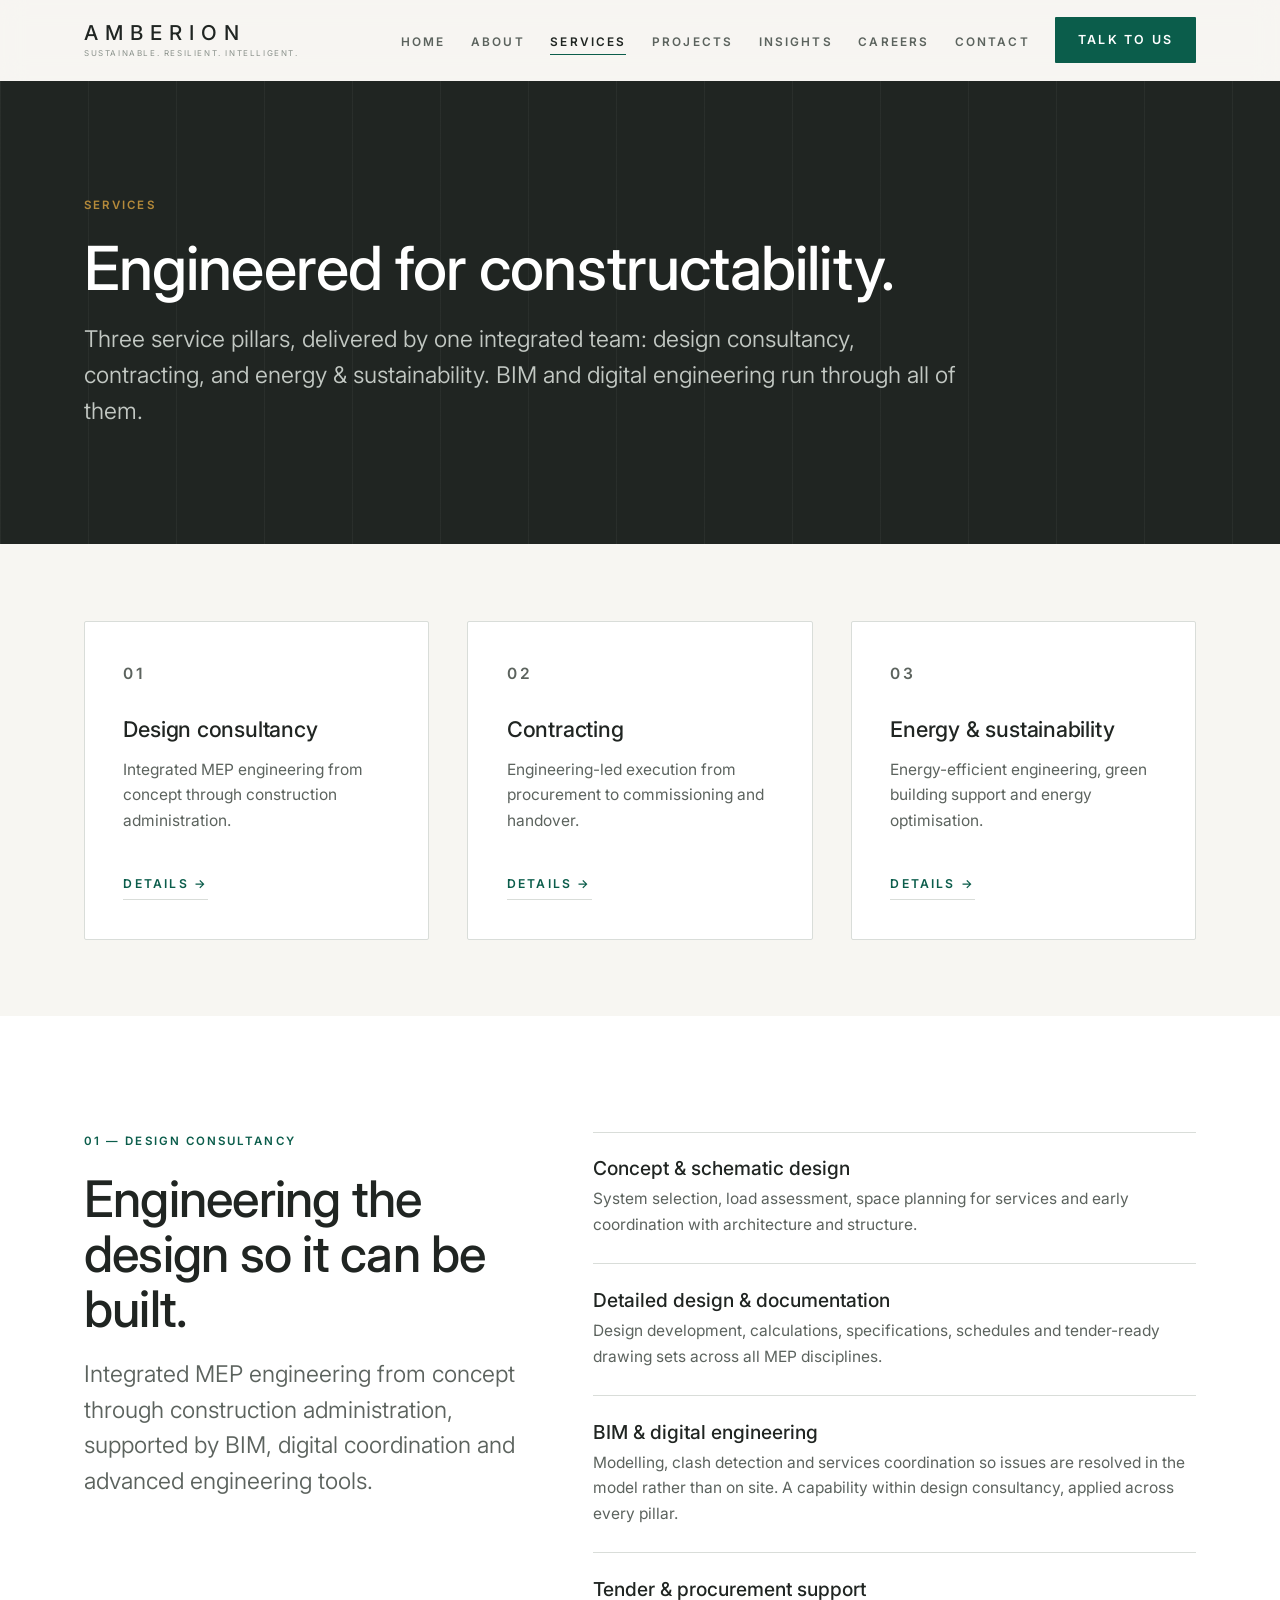
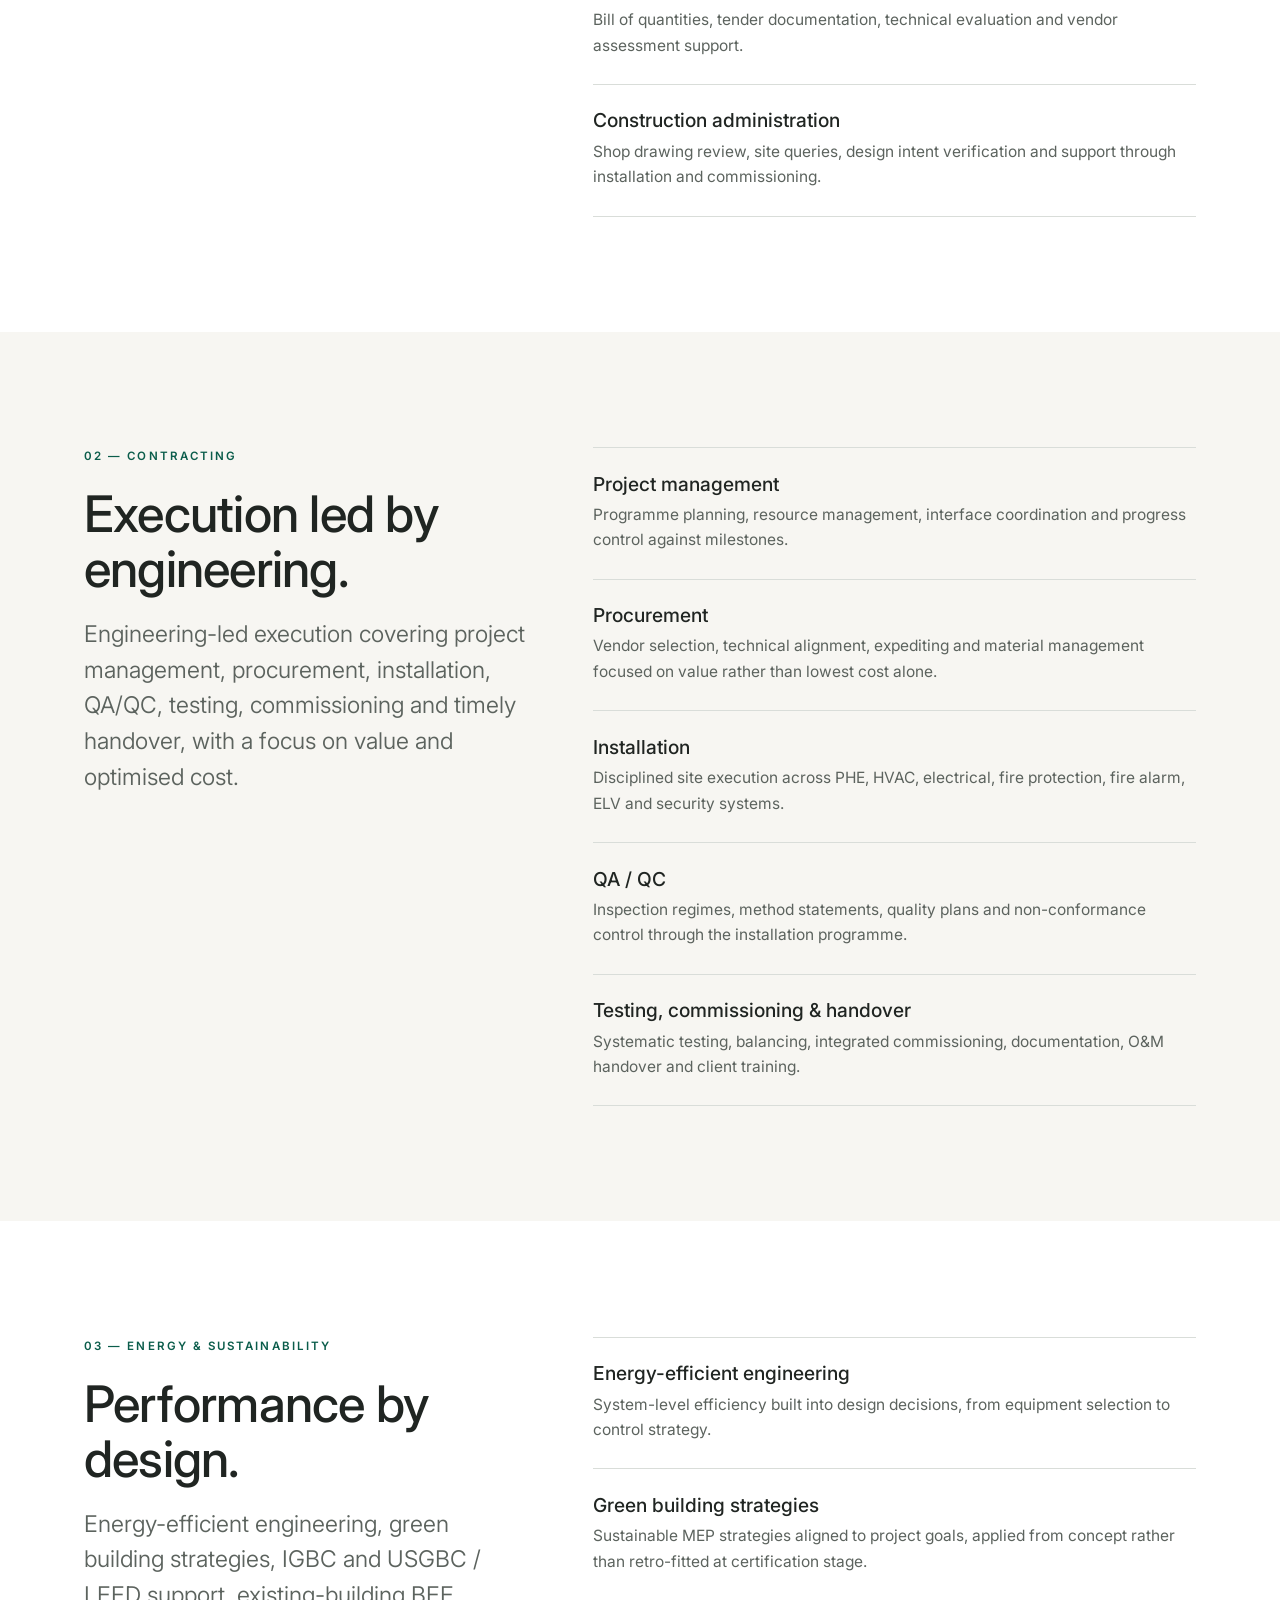
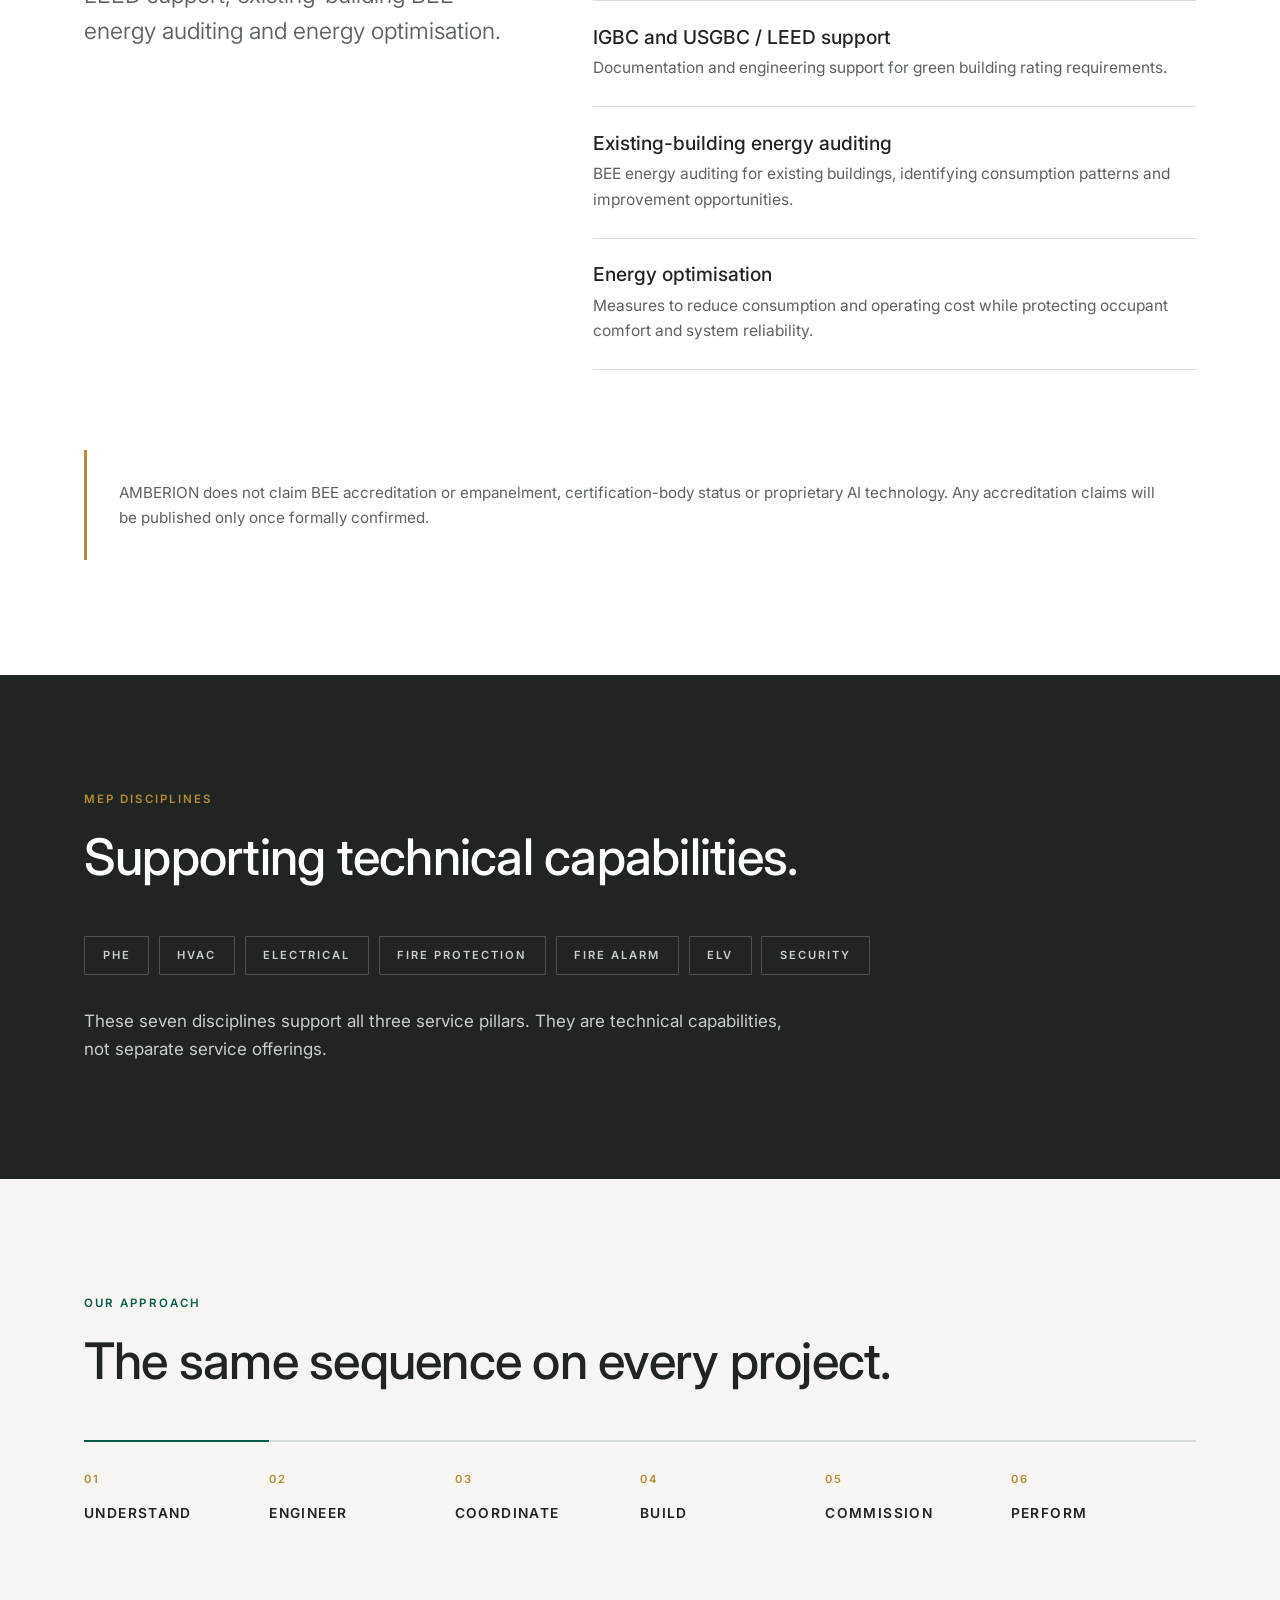
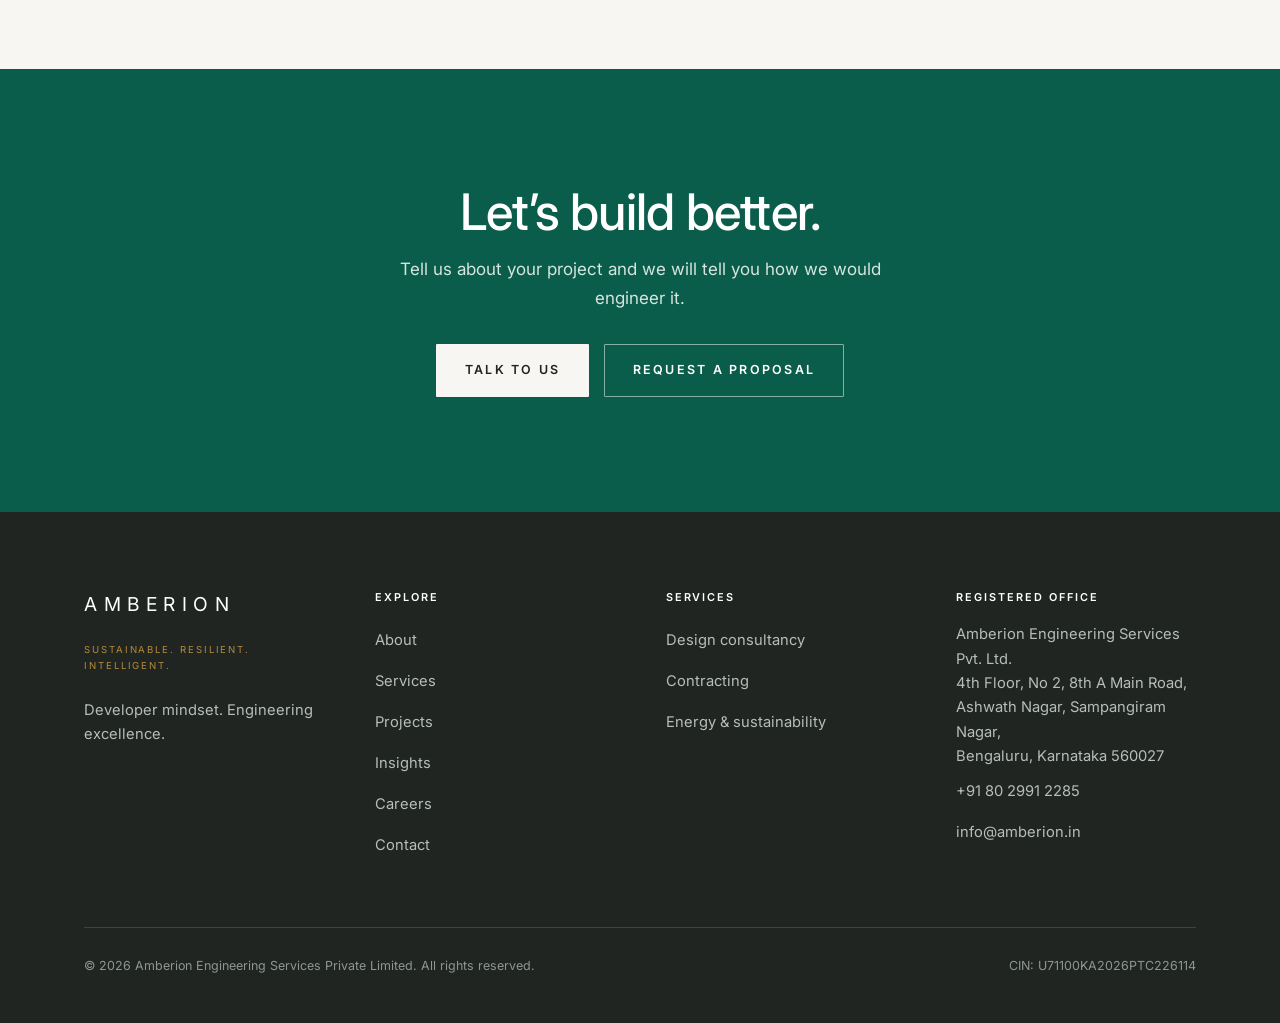
<file: site/services.html>
<!DOCTYPE html>
<html lang="en">
<head>
<meta charset="utf-8">
<meta name="viewport" content="width=device-width, initial-scale=1">
<title>Services | AMBERION — Design Consultancy, Contracting, Energy &amp; Sustainability</title>
<meta name="description" content="Three service pillars: MEP design consultancy with BIM coordination, engineering-led contracting through commissioning, and energy &amp; sustainability including green building and energy auditing.">
<link rel="canonical" href="https://www.amberion.in/services.html">
<meta property="og:type" content="website">
<meta property="og:title" content="Services | AMBERION">
<meta property="og:description" content="Design consultancy. Contracting. Energy &amp; sustainability.">
<meta name="theme-color" content="#202522">
<link rel="preconnect" href="https://fonts.googleapis.com">
<link rel="preconnect" href="https://fonts.gstatic.com" crossorigin>
<link href="https://fonts.googleapis.com/css2?family=Inter:wght@300;400;500;600&display=swap" rel="stylesheet">
<link rel="stylesheet" href="assets/css/style.css">
</head>
<body>
<a class="skip-link" href="#main">Skip to content</a>

<header class="site-header">
  <div class="wrap site-header__inner">
    <a class="logo" href="index.html" aria-label="AMBERION — home">
      <span class="logo__mark">AMBERION</span>
      <span class="logo__tag">Sustainable. Resilient. Intelligent.</span>
    </a>
    <button class="nav-toggle" type="button" aria-expanded="false" aria-controls="primary-nav" aria-label="Toggle navigation">
      <span></span><span></span><span></span>
    </button>
    <nav class="nav" id="primary-nav" aria-label="Primary">
      <ul class="nav__list">
        <li><a class="nav__link" href="index.html">Home</a></li>
        <li><a class="nav__link" href="about.html">About</a></li>
        <li><a class="nav__link" href="services.html">Services</a></li>
        <li><a class="nav__link" href="projects.html">Projects</a></li>
        <li><a class="nav__link" href="insights.html">Insights</a></li>
        <li><a class="nav__link" href="careers.html">Careers</a></li>
        <li><a class="nav__link" href="contact.html">Contact</a></li>
      </ul>
      <a class="btn btn--primary header-cta" href="contact.html">Talk to us</a>
    </nav>
  </div>
</header>

<main id="main">

  <section class="page-hero">
    <div class="wrap">
      <span class="eyebrow">Services</span>
      <h1>Engineered for constructability.</h1>
      <p class="lede measure">Three service pillars, delivered by one integrated team: design consultancy, contracting, and energy &amp; sustainability. BIM and digital engineering run through all of them.</p>
    </div>
  </section>

  <!-- OVERVIEW -->
  <section class="section--tight">
    <div class="wrap grid grid-3 reveal">
      <article class="card">
        <p class="card__num">01</p>
        <h2 class="card__title">Design consultancy</h2>
        <p>Integrated MEP engineering from concept through construction administration.</p>
        <a class="link-arrow" href="#design-consultancy">Details &rarr;</a>
      </article>
      <article class="card">
        <p class="card__num">02</p>
        <h2 class="card__title">Contracting</h2>
        <p>Engineering-led execution from procurement to commissioning and handover.</p>
        <a class="link-arrow" href="#contracting">Details &rarr;</a>
      </article>
      <article class="card">
        <p class="card__num">03</p>
        <h2 class="card__title">Energy &amp; sustainability</h2>
        <p>Energy-efficient engineering, green building support and energy optimisation.</p>
        <a class="link-arrow" href="#energy-sustainability">Details &rarr;</a>
      </article>
    </div>
  </section>

  <!-- 01 DESIGN CONSULTANCY -->
  <section id="design-consultancy" class="section--alt">
    <div class="wrap split">
      <div class="reveal">
        <span class="eyebrow">01 &mdash; Design consultancy</span>
        <h2>Engineering the design so it can be built.</h2>
        <p class="lede" style="margin-top:1.25rem">Integrated MEP engineering from concept through construction administration, supported by BIM, digital coordination and advanced engineering tools.</p>
      </div>
      <ul class="feature-list reveal">
        <li>
          <h4>Concept &amp; schematic design</h4>
          <p>System selection, load assessment, space planning for services and early coordination with architecture and structure.</p>
        </li>
        <li>
          <h4>Detailed design &amp; documentation</h4>
          <p>Design development, calculations, specifications, schedules and tender-ready drawing sets across all MEP disciplines.</p>
        </li>
        <li>
          <h4>BIM &amp; digital engineering</h4>
          <p>Modelling, clash detection and services coordination so issues are resolved in the model rather than on site. A capability within design consultancy, applied across every pillar.</p>
        </li>
        <li>
          <h4>Tender &amp; procurement support</h4>
          <p>Bill of quantities, tender documentation, technical evaluation and vendor assessment support.</p>
        </li>
        <li>
          <h4>Construction administration</h4>
          <p>Shop drawing review, site queries, design intent verification and support through installation and commissioning.</p>
        </li>
      </ul>
    </div>
  </section>

  <!-- 02 CONTRACTING -->
  <section id="contracting">
    <div class="wrap split">
      <div class="reveal">
        <span class="eyebrow">02 &mdash; Contracting</span>
        <h2>Execution led by engineering.</h2>
        <p class="lede" style="margin-top:1.25rem">Engineering-led execution covering project management, procurement, installation, QA/QC, testing, commissioning and timely handover, with a focus on value and optimised cost.</p>
      </div>
      <ul class="feature-list reveal">
        <li>
          <h4>Project management</h4>
          <p>Programme planning, resource management, interface coordination and progress control against milestones.</p>
        </li>
        <li>
          <h4>Procurement</h4>
          <p>Vendor selection, technical alignment, expediting and material management focused on value rather than lowest cost alone.</p>
        </li>
        <li>
          <h4>Installation</h4>
          <p>Disciplined site execution across PHE, HVAC, electrical, fire protection, fire alarm, ELV and security systems.</p>
        </li>
        <li>
          <h4>QA / QC</h4>
          <p>Inspection regimes, method statements, quality plans and non-conformance control through the installation programme.</p>
        </li>
        <li>
          <h4>Testing, commissioning &amp; handover</h4>
          <p>Systematic testing, balancing, integrated commissioning, documentation, O&amp;M handover and client training.</p>
        </li>
      </ul>
    </div>
  </section>

  <!-- 03 ENERGY & SUSTAINABILITY -->
  <section id="energy-sustainability" class="section--alt">
    <div class="wrap split">
      <div class="reveal">
        <span class="eyebrow">03 &mdash; Energy &amp; sustainability</span>
        <h2>Performance by design.</h2>
        <p class="lede" style="margin-top:1.25rem">Energy-efficient engineering, green building strategies, IGBC and USGBC / LEED support, existing-building BEE energy auditing and energy optimisation.</p>
      </div>
      <ul class="feature-list reveal">
        <li>
          <h4>Energy-efficient engineering</h4>
          <p>System-level efficiency built into design decisions, from equipment selection to control strategy.</p>
        </li>
        <li>
          <h4>Green building strategies</h4>
          <p>Sustainable MEP strategies aligned to project goals, applied from concept rather than retro-fitted at certification stage.</p>
        </li>
        <li>
          <h4>IGBC and USGBC / LEED support</h4>
          <p>Documentation and engineering support for green building rating requirements.</p>
        </li>
        <li>
          <h4>Existing-building energy auditing</h4>
          <p>BEE energy auditing for existing buildings, identifying consumption patterns and improvement opportunities.</p>
        </li>
        <li>
          <h4>Energy optimisation</h4>
          <p>Measures to reduce consumption and operating cost while protecting occupant comfort and system reliability.</p>
        </li>
      </ul>
      <div class="callout reveal" style="grid-column:1/-1;margin-top:1rem">
        AMBERION does not claim BEE accreditation or empanelment, certification-body status or proprietary AI technology. Any accreditation claims will be published only once formally confirmed.
      </div>
    </div>
  </section>

  <!-- DISCIPLINES -->
  <section class="section--dark">
    <div class="wrap">
      <div class="section-head reveal">
        <span class="eyebrow eyebrow--amber">MEP disciplines</span>
        <h2 class="measure-tight">Supporting technical capabilities.</h2>
      </div>
      <ul class="disciplines reveal" style="margin-bottom:2rem">
        <li>PHE</li>
        <li>HVAC</li>
        <li>Electrical</li>
        <li>Fire protection</li>
        <li>Fire alarm</li>
        <li>ELV</li>
        <li>Security</li>
      </ul>
      <p class="measure reveal">These seven disciplines support all three service pillars. They are technical capabilities, not separate service offerings.</p>
    </div>
  </section>

  <!-- APPROACH -->
  <section>
    <div class="wrap">
      <div class="section-head reveal">
        <span class="eyebrow">Our approach</span>
        <h2 class="measure-tight">The same sequence on every project.</h2>
      </div>
      <div class="process reveal">
        <div class="process__step"><span>Understand</span></div>
        <div class="process__step"><span>Engineer</span></div>
        <div class="process__step"><span>Coordinate</span></div>
        <div class="process__step"><span>Build</span></div>
        <div class="process__step"><span>Commission</span></div>
        <div class="process__step"><span>Perform</span></div>
      </div>
    </div>
  </section>

  <section class="cta-band">
    <div class="wrap reveal">
      <h2>Let&rsquo;s build better.</h2>
      <p>Tell us about your project and we will tell you how we would engineer it.</p>
      <div class="btn-row">
        <a class="btn btn--solid-light" href="contact.html">Talk to us</a>
        <a class="btn btn--light" href="contact.html#proposal">Request a proposal</a>
      </div>
    </div>
  </section>

</main>

<footer class="site-footer">
  <div class="wrap">
    <div class="footer-grid">
      <div>
        <p class="footer__logo">AMBERION</p>
        <p class="footer__tag">Sustainable. Resilient. Intelligent.</p>
        <p style="margin-top:1.5rem;max-width:30ch">Developer mindset. Engineering excellence.</p>
      </div>
      <div>
        <p class="footer__heading">Explore</p>
        <ul class="footer-list">
          <li><a href="about.html">About</a></li>
          <li><a href="services.html">Services</a></li>
          <li><a href="projects.html">Projects</a></li>
          <li><a href="insights.html">Insights</a></li>
          <li><a href="careers.html">Careers</a></li>
          <li><a href="contact.html">Contact</a></li>
        </ul>
      </div>
      <div>
        <p class="footer__heading">Services</p>
        <ul class="footer-list">
          <li><a href="services.html#design-consultancy">Design consultancy</a></li>
          <li><a href="services.html#contracting">Contracting</a></li>
          <li><a href="services.html#energy-sustainability">Energy &amp; sustainability</a></li>
        </ul>
      </div>
      <div>
        <p class="footer__heading">Registered office</p>
        <ul class="footer-list">
          <li>Amberion Engineering Services Pvt. Ltd.<br>4th Floor, No 2, 8th A Main Road,<br>Ashwath Nagar, Sampangiram Nagar,<br>Bengaluru, Karnataka 560027</li>
          <li><a href="tel:+918029912285">+91 80 2991 2285</a></li>
          <li><a href="mailto:info@amberion.in">info@amberion.in</a></li>
        </ul>
      </div>
    </div>
    <div class="footer-bottom">
      <p>&copy; <span data-year>2026</span> Amberion Engineering Services Private Limited. All rights reserved.</p>
      <p>CIN: U71100KA2026PTC226114</p>
    </div>
  </div>
</footer>

<script src="assets/js/main.js" defer></script>
</body>
</html>
</file>
<file: site/assets/css/style.css>
/* ==========================================================================
   AMBERION — Sustainable. Resilient. Intelligent.
   Palette balance target: ~70% warm white, 20% charcoal, 8% forest, 2% amber
   ========================================================================== */

:root{
  --charcoal:#202522;
  --forest:#0B5D4B;
  --amber:#B58A3A;
  --warm-white:#F7F6F2;
  --soft-grey:#D9DDD9;

  --ink:var(--charcoal);
  --ink-muted:#5C635E;
  --ink-faint:#8A918B;
  --rule:var(--soft-grey);
  --bg:var(--warm-white);
  --bg-alt:#FFFFFF;

  --font-sans:"Inter","Helvetica Neue",Helvetica,Arial,sans-serif;
  --tracking-wide:.18em;
  --tracking-logo:.34em;

  --max:1240px;
  --gutter:clamp(1.25rem,5vw,4rem);
  --section-y:clamp(4.5rem,9vw,8.5rem);

  --ease:cubic-bezier(.22,.61,.36,1);
}

*,*::before,*::after{box-sizing:border-box}
html{-webkit-text-size-adjust:100%;scroll-behavior:smooth}
@media (prefers-reduced-motion:reduce){html{scroll-behavior:auto}}

body{
  margin:0;
  background:var(--bg);
  color:var(--ink);
  font-family:var(--font-sans);
  font-size:clamp(1rem,.96rem + .2vw,1.0625rem);
  line-height:1.65;
  font-weight:400;
  -webkit-font-smoothing:antialiased;
  text-rendering:optimizeLegibility;
}

img{max-width:100%;height:auto;display:block}
a{color:inherit}

/* ---------- Type scale ---------- */
h1,h2,h3,h4{margin:0;font-weight:500;line-height:1.1;letter-spacing:-.015em}
h1{font-size:clamp(2.5rem,1.4rem + 4.6vw,5rem)}
h2{font-size:clamp(1.9rem,1.2rem + 2.6vw,3.15rem)}
h3{font-size:clamp(1.2rem,1.05rem + .7vw,1.6rem)}
h4{font-size:clamp(1.02rem,.98rem + .28vw,1.2rem);letter-spacing:0}
p{margin:0 0 1.15em}
p:last-child{margin-bottom:0}

.lede{font-size:clamp(1.1rem,1rem + .55vw,1.45rem);line-height:1.55;color:var(--ink-muted);font-weight:350}
.measure{max-width:64ch}
.measure-tight{max-width:52ch}

.eyebrow{
  display:block;
  font-size:.72rem;
  letter-spacing:var(--tracking-wide);
  text-transform:uppercase;
  font-weight:600;
  color:var(--forest);
  margin:0 0 1.25rem;
}
.eyebrow--amber{color:var(--amber)}

.tagline{
  font-size:clamp(.72rem,.66rem + .28vw,.9rem);
  letter-spacing:var(--tracking-wide);
  text-transform:uppercase;
  font-weight:500;
  color:var(--ink-muted);
}

/* ---------- Layout ---------- */
.wrap{width:100%;max-width:var(--max);margin-inline:auto;padding-inline:var(--gutter)}
section{padding-block:var(--section-y)}
.section--tight{padding-block:clamp(3rem,6vw,5.5rem)}
.section--alt{background:var(--bg-alt)}
.section--dark{background:var(--charcoal);color:var(--warm-white)}
.section--dark .lede,.section--dark p{color:#C9CEC9}
.section--dark h2,.section--dark h3{color:#fff}

.grid{display:grid;gap:clamp(1.5rem,3vw,2.75rem)}
.grid-2{grid-template-columns:repeat(auto-fit,minmax(min(100%,22rem),1fr))}
.grid-3{grid-template-columns:repeat(auto-fit,minmax(min(100%,17.5rem),1fr))}
.grid-4{grid-template-columns:repeat(auto-fit,minmax(min(100%,13.5rem),1fr))}

.split{display:grid;gap:clamp(2rem,5vw,4.5rem);grid-template-columns:1fr}
@media (min-width:56rem){.split{grid-template-columns:minmax(0,.85fr) minmax(0,1.15fr);align-items:start}}

.section-head{margin-bottom:clamp(2.25rem,4vw,3.5rem)}
.rule{height:1px;background:var(--rule);border:0;margin:0}

/* ---------- Buttons ---------- */
.btn{
  display:inline-flex;align-items:center;gap:.6rem;
  padding:.95rem 1.75rem;
  font-size:.78rem;letter-spacing:var(--tracking-wide);text-transform:uppercase;font-weight:600;
  text-decoration:none;border:1px solid transparent;border-radius:1px;
  transition:background .25s var(--ease),color .25s var(--ease),border-color .25s var(--ease),transform .25s var(--ease);
  cursor:pointer;
}
.btn:hover{transform:translateY(-1px)}
.btn--primary{background:var(--forest);color:#fff}
.btn--primary:hover{background:#094a3c}
.btn--ghost{border-color:var(--charcoal);color:var(--charcoal)}
.btn--ghost:hover{background:var(--charcoal);color:var(--warm-white)}
.btn--light{border-color:rgba(255,255,255,.5);color:#fff}
.btn--light:hover{background:#fff;color:var(--charcoal);border-color:#fff}
.btn--solid-light{background:var(--warm-white);color:var(--charcoal)}
.btn--solid-light:hover{background:#fff}
.btn-row{display:flex;flex-wrap:wrap;gap:.9rem;margin-top:2rem}

.link-arrow{
  display:inline-flex;align-items:center;gap:.5rem;
  font-size:.76rem;letter-spacing:var(--tracking-wide);text-transform:uppercase;font-weight:600;
  color:var(--forest);text-decoration:none;
  padding-bottom:.35rem;border-bottom:1px solid var(--rule);
  transition:border-color .25s var(--ease),gap .25s var(--ease);
}
.link-arrow:hover{border-color:var(--forest);gap:.85rem}
.section--dark .link-arrow{color:var(--amber);border-color:rgba(255,255,255,.25)}
.section--dark .link-arrow:hover{border-color:var(--amber)}

/* ---------- Header ---------- */
.site-header{
  position:sticky;top:0;z-index:60;
  background:rgba(247,246,242,.9);
  backdrop-filter:saturate(1.4) blur(12px);
  border-bottom:1px solid transparent;
  transition:border-color .3s var(--ease),background .3s var(--ease);
}
.site-header.is-stuck{border-bottom-color:var(--rule);background:rgba(247,246,242,.97)}
.site-header__inner{display:flex;align-items:center;justify-content:space-between;gap:1.5rem;min-height:5rem}

.logo{display:inline-flex;flex-direction:column;justify-content:center;gap:.3rem;min-height:2.75rem;text-decoration:none;color:var(--charcoal)}
.logo__mark{font-size:1.28rem;font-weight:500;letter-spacing:var(--tracking-logo);line-height:1}
.logo__tag{font-size:.5rem;letter-spacing:.2em;color:var(--ink-faint);text-transform:uppercase;line-height:1}
@media (max-width:30rem){.logo__tag{display:none}}

.nav{display:flex;align-items:center;gap:clamp(1rem,2vw,2rem)}
.nav__list{display:flex;gap:clamp(1rem,2vw,2rem);list-style:none;margin:0;padding:0}
.nav__link{
  text-decoration:none;font-size:.74rem;letter-spacing:var(--tracking-wide);text-transform:uppercase;
  font-weight:600;color:var(--ink-muted);padding-block:.4rem;position:relative;
  transition:color .2s var(--ease);
}
.nav__link::after{
  content:"";position:absolute;left:0;right:100%;bottom:0;height:1px;background:var(--forest);
  transition:right .3s var(--ease);
}
.nav__link:hover{color:var(--charcoal)}
.nav__link:hover::after,.nav__link[aria-current="page"]::after{right:0}
.nav__link[aria-current="page"]{color:var(--charcoal)}

.header-cta{display:none}
@media (min-width:78rem){.header-cta{display:inline-flex;padding:.75rem 1.35rem}}

.nav-toggle{
  display:inline-flex;flex-direction:column;justify-content:center;gap:5px;
  width:2.75rem;height:2.75rem;padding:0 .55rem;background:none;border:0;cursor:pointer;
}
.nav-toggle span{display:block;height:1.5px;background:var(--charcoal);transition:transform .3s var(--ease),opacity .2s var(--ease)}
.nav-toggle[aria-expanded="true"] span:nth-child(1){transform:translateY(6.5px) rotate(45deg)}
.nav-toggle[aria-expanded="true"] span:nth-child(2){opacity:0}
.nav-toggle[aria-expanded="true"] span:nth-child(3){transform:translateY(-6.5px) rotate(-45deg)}

@media (max-width:62rem){
  .nav{
    position:fixed;inset:5rem 0 auto;background:var(--warm-white);
    border-bottom:1px solid var(--rule);
    flex-direction:column;align-items:stretch;gap:0;
    padding:1rem var(--gutter) 2rem;
    transform:translateY(-140%);transition:transform .4s var(--ease);
    max-height:calc(100dvh - 5rem);overflow-y:auto;
  }
  .nav.is-open{transform:translateY(0)}
  .nav__list{flex-direction:column;gap:0}
  .nav__link{display:block;padding:1rem 0;font-size:.85rem;border-bottom:1px solid var(--rule)}
  .nav__link::after{display:none}
  .nav .btn{margin-top:1.5rem;justify-content:center}
  .header-cta{display:inline-flex}
}
@media (min-width:62.001rem){.nav-toggle{display:none}}

/* ---------- Hero ---------- */
.hero{
  position:relative;background:var(--charcoal);color:var(--warm-white);
  padding-block:clamp(5rem,13vw,10.5rem);overflow:hidden;
}
.hero::before{
  content:"";position:absolute;inset:0;
  background:
    linear-gradient(180deg,rgba(11,93,75,.16),transparent 55%),
    repeating-linear-gradient(90deg,rgba(217,221,217,.055) 0 1px,transparent 1px 88px),
    repeating-linear-gradient(0deg,rgba(217,221,217,.045) 0 1px,transparent 1px 88px);
  pointer-events:none;
}
.hero>.wrap{position:relative}
.hero__logo{
  font-size:clamp(2.6rem,1rem + 7vw,6.6rem);font-weight:300;letter-spacing:var(--tracking-logo);
  line-height:1;margin:0 0 1.5rem;color:#fff;
}
.hero__tagline{
  font-size:clamp(.7rem,.6rem + .38vw,.95rem);letter-spacing:var(--tracking-wide);
  text-transform:uppercase;color:var(--amber);font-weight:500;margin:0 0 2.5rem;
}
.hero__prop{font-size:clamp(1.35rem,1.05rem + 1.5vw,2.5rem);font-weight:400;line-height:1.2;color:#fff;margin:0 0 1.25rem;max-width:20ch}
.hero__sub{color:#C2C8C3;max-width:56ch;font-size:clamp(1rem,.96rem + .3vw,1.2rem)}

.page-hero{background:var(--charcoal);color:var(--warm-white);padding-block:clamp(4rem,9vw,7.5rem);position:relative;overflow:hidden}
.page-hero::before{
  content:"";position:absolute;inset:0;
  background:repeating-linear-gradient(90deg,rgba(217,221,217,.05) 0 1px,transparent 1px 88px);
  pointer-events:none;
}
.page-hero>.wrap{position:relative}
.page-hero h1{color:#fff;margin-bottom:1.25rem;font-size:clamp(2.15rem,1.4rem + 3vw,3.9rem)}
.page-hero .lede{color:#C2C8C3}
.page-hero .eyebrow{color:var(--amber)}

/* ---------- Numbered service cards ---------- */
.card{
  background:var(--bg-alt);border:1px solid var(--rule);border-radius:2px;
  padding:clamp(1.75rem,3vw,2.5rem);
  display:flex;flex-direction:column;gap:.9rem;
  transition:border-color .3s var(--ease),transform .3s var(--ease),box-shadow .3s var(--ease);
}
.card:hover{border-color:var(--forest);transform:translateY(-3px);box-shadow:0 18px 40px -28px rgba(32,37,34,.5)}
.card__num{font-size:.72rem;letter-spacing:var(--tracking-wide);font-weight:600;color:var(--amber)}
.card__title{font-size:clamp(1.05rem,1rem + .5vw,1.35rem);font-weight:500;letter-spacing:-.01em}
.card p{color:var(--ink-muted);font-size:.97rem}
.card .link-arrow{margin-top:auto;align-self:flex-start;padding-top:.5rem}

/* ---------- Discipline chips ---------- */
.disciplines{display:flex;flex-wrap:wrap;gap:.6rem;list-style:none;margin:0;padding:0}
.disciplines li{
  border:1px solid var(--rule);border-radius:1px;padding:.6rem 1.1rem;
  font-size:.7rem;letter-spacing:var(--tracking-wide);text-transform:uppercase;font-weight:600;
  color:var(--ink-muted);background:var(--bg-alt);
  transition:border-color .25s var(--ease),color .25s var(--ease);
}
.disciplines li:hover{border-color:var(--forest);color:var(--forest)}
.section--dark .disciplines li{background:transparent;border-color:rgba(217,221,217,.25);color:#C9CEC9}
.section--dark .disciplines li:hover{border-color:var(--amber);color:var(--amber)}

/* ---------- Stats ---------- */
.stats{display:grid;gap:0;grid-template-columns:repeat(auto-fit,minmax(min(100%,12rem),1fr));border-top:1px solid var(--rule)}
.stat{padding:clamp(1.75rem,3vw,2.5rem) 0;border-bottom:1px solid var(--rule)}
@media (min-width:48rem){
  .stat{padding-inline:clamp(1rem,2.5vw,2rem);border-left:1px solid var(--rule)}
  .stat:first-child{padding-left:0;border-left:0}
}
.stat__num{font-size:clamp(2rem,1.4rem + 2.2vw,3.25rem);font-weight:400;letter-spacing:-.03em;line-height:1;color:var(--charcoal)}
.stat__label{margin-top:.7rem;font-size:.72rem;letter-spacing:var(--tracking-wide);text-transform:uppercase;font-weight:600;color:var(--ink-muted)}
.stat__note{margin-top:.35rem;font-size:.86rem;color:var(--ink-faint)}
.section--dark .stats{border-color:rgba(217,221,217,.18)}
.section--dark .stat{border-color:rgba(217,221,217,.18)}
.section--dark .stat__num{color:#fff}
.section--dark .stat__label{color:var(--amber)}
.section--dark .stat__note{color:#9AA29C}
.footnote{margin-top:1.75rem;font-size:.82rem;color:var(--ink-faint);max-width:72ch}
.section--dark .footnote{color:#8F968F}

/* ---------- Bordered feature lists ---------- */
.feature-list{list-style:none;margin:0;padding:0;display:grid;gap:0}
.feature-list li{padding:1.6rem 0;border-top:1px solid var(--rule);display:grid;gap:.45rem}
.feature-list li:last-child{border-bottom:1px solid var(--rule)}
.feature-list h4{color:var(--charcoal)}
.feature-list p{color:var(--ink-muted);font-size:.97rem;margin:0}
.section--dark .feature-list li{border-color:rgba(217,221,217,.18)}
.section--dark .feature-list h4{color:#fff}

/* ---------- Process ---------- */
.process{display:grid;gap:0;grid-template-columns:repeat(auto-fit,minmax(min(100%,9.5rem),1fr));counter-reset:step}
.process__step{position:relative;padding:1.75rem 1rem 1.75rem 0;border-top:2px solid var(--rule);counter-increment:step}
.process__step::before{
  content:"0" counter(step);
  display:block;font-size:.7rem;letter-spacing:var(--tracking-wide);font-weight:600;color:var(--amber);margin-bottom:.6rem;
}
.process__step span{font-size:.86rem;letter-spacing:.1em;text-transform:uppercase;font-weight:600;color:var(--charcoal)}
.process__step:first-child{border-top-color:var(--forest)}
.section--dark .process__step{border-top-color:rgba(217,221,217,.2)}
.section--dark .process__step span{color:#fff}

/* ---------- Tiles ---------- */
.tile{border-top:2px solid var(--forest);padding-top:1.5rem;display:grid;gap:.6rem}
.tile__label{font-size:.72rem;letter-spacing:var(--tracking-wide);text-transform:uppercase;font-weight:600;color:var(--forest)}
.tile h4{color:var(--charcoal)}
.tile p{color:var(--ink-muted);font-size:.95rem;margin:0}
.section--dark .tile{border-top-color:var(--amber)}
.section--dark .tile__label{color:var(--amber)}
.section--dark .tile h4{color:#fff}

/* ---------- Leadership ---------- */
.leader{background:var(--bg-alt);border:1px solid var(--rule);border-radius:2px;overflow:hidden;display:grid}
.leader__portrait{
  aspect-ratio:4/3;background:var(--soft-grey);
  display:grid;place-items:center;color:var(--ink-faint);
  font-size:.68rem;letter-spacing:var(--tracking-wide);text-transform:uppercase;text-align:center;padding:1rem;
}
.leader__body{padding:clamp(1.6rem,3vw,2.25rem);display:grid;gap:.75rem}
.leader__name{font-size:1.3rem;font-weight:500;letter-spacing:-.01em}
.leader__role{font-size:.72rem;letter-spacing:var(--tracking-wide);text-transform:uppercase;font-weight:600;color:var(--forest)}
.leader__body p{color:var(--ink-muted);font-size:.95rem;margin:0}
.creds{list-style:none;margin:.5rem 0 0;padding:0;display:flex;flex-wrap:wrap;gap:.45rem}
.creds li{font-size:.66rem;letter-spacing:.1em;text-transform:uppercase;font-weight:600;color:var(--ink-muted);border:1px solid var(--rule);padding:.4rem .7rem;border-radius:1px}

/* ---------- Callout / placeholder ---------- */
.callout{
  border-left:3px solid var(--amber);background:var(--bg-alt);
  padding:clamp(1.25rem,2.5vw,1.85rem) clamp(1.25rem,3vw,2rem);
  font-size:.95rem;color:var(--ink-muted);
}
.placeholder{
  border:1px dashed var(--amber);border-radius:2px;padding:1.5rem;
  font-size:.8rem;letter-spacing:.08em;text-transform:uppercase;font-weight:600;color:var(--amber);
}

/* ---------- Projects ---------- */
.project{
  border:1px solid var(--rule);background:var(--bg-alt);border-radius:2px;overflow:hidden;
  display:flex;flex-direction:column;
  transition:border-color .3s var(--ease),transform .3s var(--ease);
}
.project:hover{border-color:var(--forest);transform:translateY(-3px)}
.project__img{
  aspect-ratio:3/2;background:linear-gradient(140deg,var(--soft-grey),#EFF1EE);
  display:grid;place-items:center;color:var(--ink-faint);
  font-size:.66rem;letter-spacing:var(--tracking-wide);text-transform:uppercase;text-align:center;padding:1rem;
}
.project__body{padding:clamp(1.35rem,2.5vw,1.85rem);display:grid;gap:.5rem}
.project__meta{font-size:.68rem;letter-spacing:var(--tracking-wide);text-transform:uppercase;font-weight:600;color:var(--amber)}
.project__name{font-size:1.15rem;font-weight:500}
.project__body p{font-size:.92rem;color:var(--ink-muted);margin:0}

/* ---------- Insights ---------- */
.post{display:grid;gap:.65rem;padding:1.9rem 0;border-top:1px solid var(--rule)}
.post:last-child{border-bottom:1px solid var(--rule)}
.post__meta{font-size:.68rem;letter-spacing:var(--tracking-wide);text-transform:uppercase;font-weight:600;color:var(--forest)}
.post h3{font-size:clamp(1.15rem,1.05rem + .55vw,1.5rem);font-weight:500}
.post p{color:var(--ink-muted);font-size:.96rem;margin:0;max-width:70ch}

/* ---------- Careers ---------- */
.role{
  border:1px solid var(--rule);background:var(--bg-alt);border-radius:2px;
  padding:clamp(1.4rem,2.5vw,2rem);
  display:flex;flex-wrap:wrap;gap:1rem;align-items:center;justify-content:space-between;
  transition:border-color .3s var(--ease);
}
.role:hover{border-color:var(--forest)}
.role__info{display:grid;gap:.35rem}
.role__title{font-size:1.1rem;font-weight:500}
.role__tags{font-size:.7rem;letter-spacing:.1em;text-transform:uppercase;font-weight:600;color:var(--ink-faint)}

/* ---------- Forms ---------- */
.form{display:grid;gap:1.25rem}
.field{display:grid;gap:.5rem}
.field label{font-size:.7rem;letter-spacing:var(--tracking-wide);text-transform:uppercase;font-weight:600;color:var(--ink-muted)}
.field input,.field select,.field textarea{
  width:100%;font:inherit;font-size:.98rem;color:var(--ink);
  background:var(--bg-alt);border:1px solid var(--rule);border-radius:1px;
  padding:.85rem 1rem;transition:border-color .2s var(--ease),box-shadow .2s var(--ease);
}
.field textarea{min-height:8.5rem;resize:vertical}
.field input:focus,.field select:focus,.field textarea:focus{
  outline:none;border-color:var(--forest);box-shadow:0 0 0 3px rgba(11,93,75,.12);
}
@media (min-width:40rem){.form--two{grid-template-columns:1fr 1fr}.field--full{grid-column:1/-1}}
.form__note{font-size:.82rem;color:var(--ink-faint)}
.form__status{font-size:.9rem;font-weight:500;color:var(--forest);min-height:1.4rem}
.form__status[data-state="error"]{color:#9B2C2C}

/* ---------- Contact detail list ---------- */
.contact-list{list-style:none;margin:0;padding:0;display:grid;gap:1.75rem}
.contact-item__label{font-size:.7rem;letter-spacing:var(--tracking-wide);text-transform:uppercase;font-weight:600;color:var(--amber);margin-bottom:.5rem}
.contact-item__value{font-size:1.02rem;line-height:1.6}
.contact-item__value a{color:inherit;text-decoration:none;border-bottom:1px solid var(--rule);transition:border-color .2s var(--ease)}
.contact-item__value a:hover{border-color:currentColor}

/* ---------- CTA band ---------- */
.cta-band{background:var(--forest);color:#fff;text-align:center}
.cta-band h2{color:#fff;margin-bottom:1rem}
.cta-band p{color:#D6E5E0;max-width:48ch;margin-inline:auto}
.cta-band .btn-row{justify-content:center}

/* ---------- Footer ---------- */
.site-footer{background:var(--charcoal);color:#B7BDB8;padding-block:clamp(3.5rem,6vw,5rem) 2rem;font-size:.92rem}
.site-footer a{color:#B7BDB8;text-decoration:none;transition:color .2s var(--ease)}
.site-footer a:hover{color:#fff}
.footer-grid{display:grid;gap:clamp(2rem,4vw,3.5rem);grid-template-columns:repeat(auto-fit,minmax(min(100%,14rem),1fr))}
.footer__logo{font-size:1.2rem;letter-spacing:var(--tracking-logo);color:#fff;font-weight:400}
.footer__tag{margin-top:.6rem;font-size:.6rem;letter-spacing:.2em;text-transform:uppercase;color:var(--amber)}
.footer__heading{font-size:.68rem;letter-spacing:var(--tracking-wide);text-transform:uppercase;font-weight:600;color:#fff;margin-bottom:1rem}
.footer-list{list-style:none;margin:0;padding:0;display:grid;gap:.35rem}
.footer-list a{display:inline-block;padding-block:.35rem}
.footer-bottom{
  margin-top:clamp(2.5rem,5vw,4rem);padding-top:1.75rem;border-top:1px solid rgba(217,221,217,.16);
  display:flex;flex-wrap:wrap;gap:1rem;justify-content:space-between;font-size:.78rem;color:#8F968F;
}

/* ---------- Reveal animation ---------- */
.has-js .reveal{opacity:0;transform:translateY(18px);transition:opacity .7s var(--ease),transform .7s var(--ease)}
.reveal.is-visible{opacity:1;transform:none}
@media (prefers-reduced-motion:reduce){
  .reveal{opacity:1;transform:none;transition:none}
  .btn:hover,.card:hover,.project:hover{transform:none}
}

/* ---------- A11y ---------- */
.skip-link{
  position:absolute;left:.75rem;top:-4rem;z-index:100;
  background:var(--forest);color:#fff;padding:.75rem 1.25rem;border-radius:1px;
  font-size:.78rem;letter-spacing:var(--tracking-wide);text-transform:uppercase;font-weight:600;text-decoration:none;
  transition:top .2s var(--ease);
}
.skip-link:focus{top:.75rem}
:focus-visible{outline:2px solid var(--forest);outline-offset:3px}
.section--dark :focus-visible,.hero :focus-visible,.site-footer :focus-visible{outline-color:var(--amber)}
.visually-hidden{position:absolute;width:1px;height:1px;margin:-1px;padding:0;overflow:hidden;clip:rect(0 0 0 0);white-space:nowrap;border:0}
</file>
